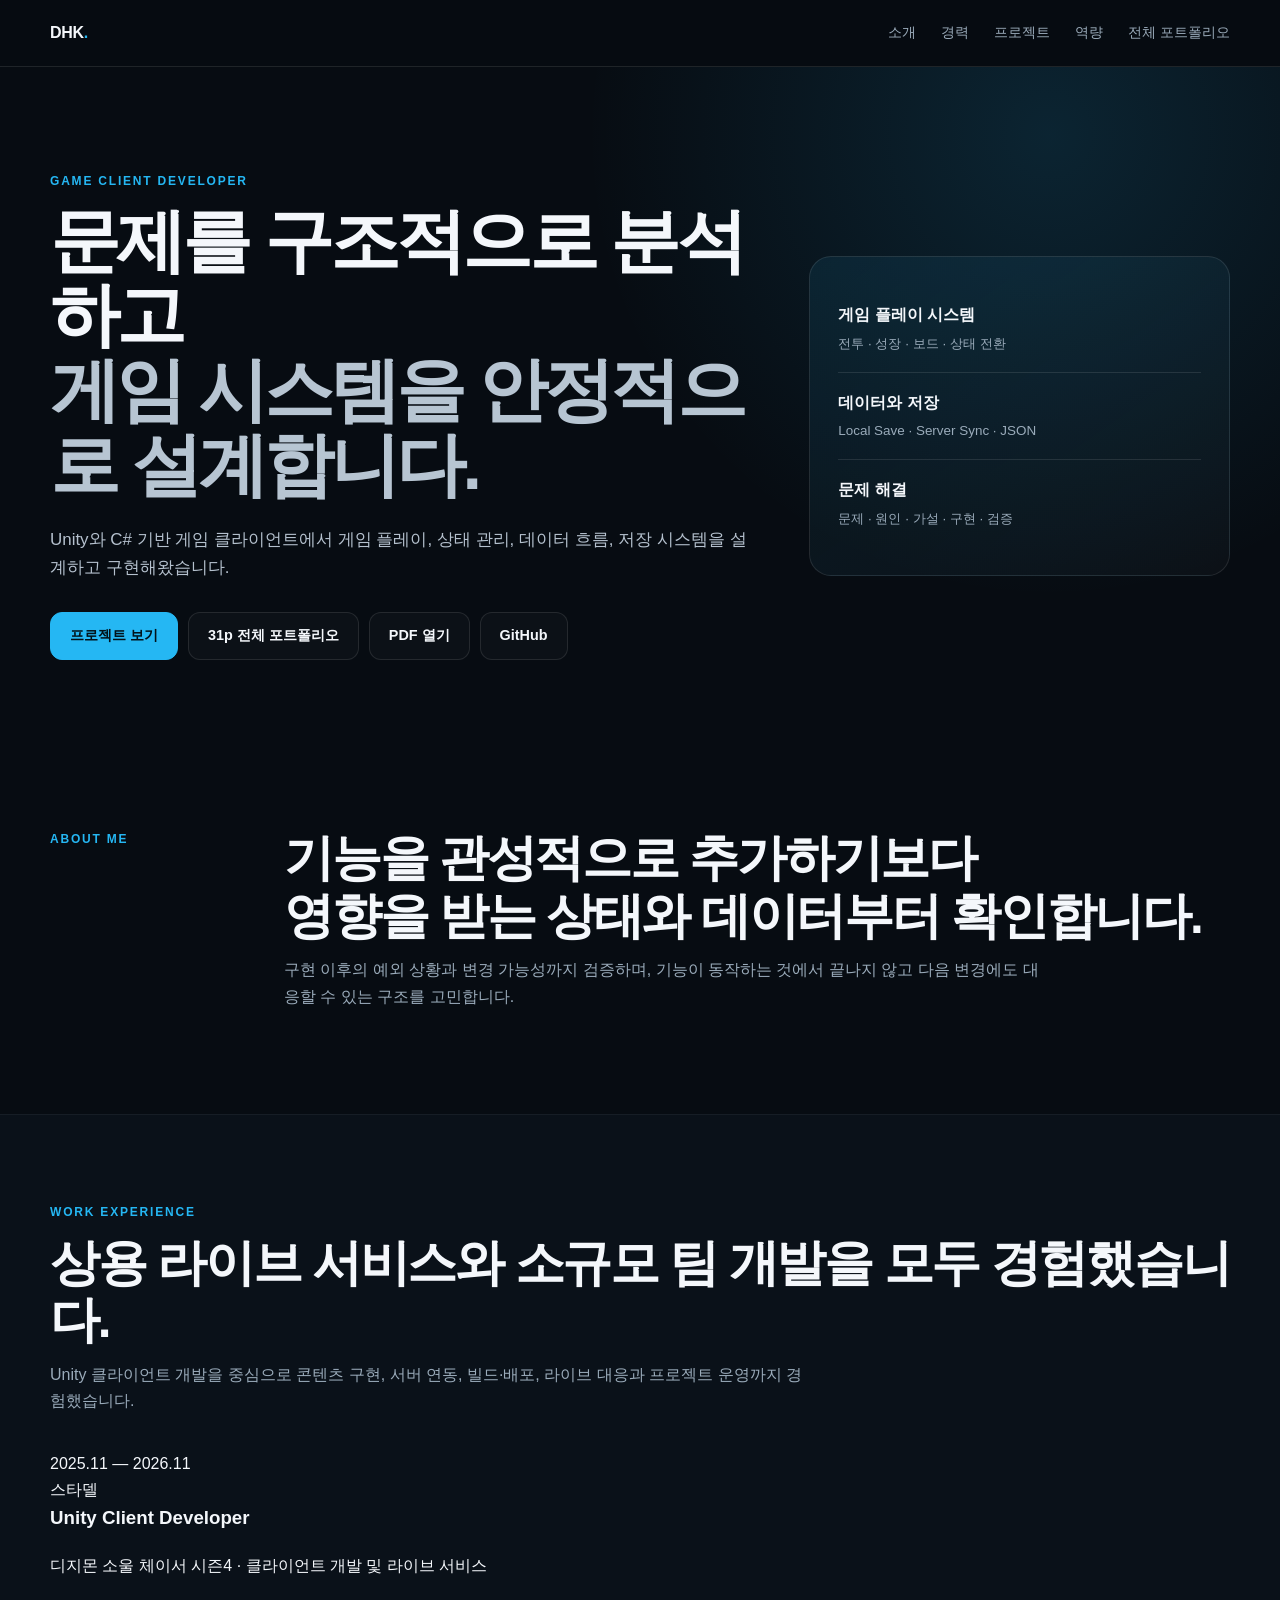
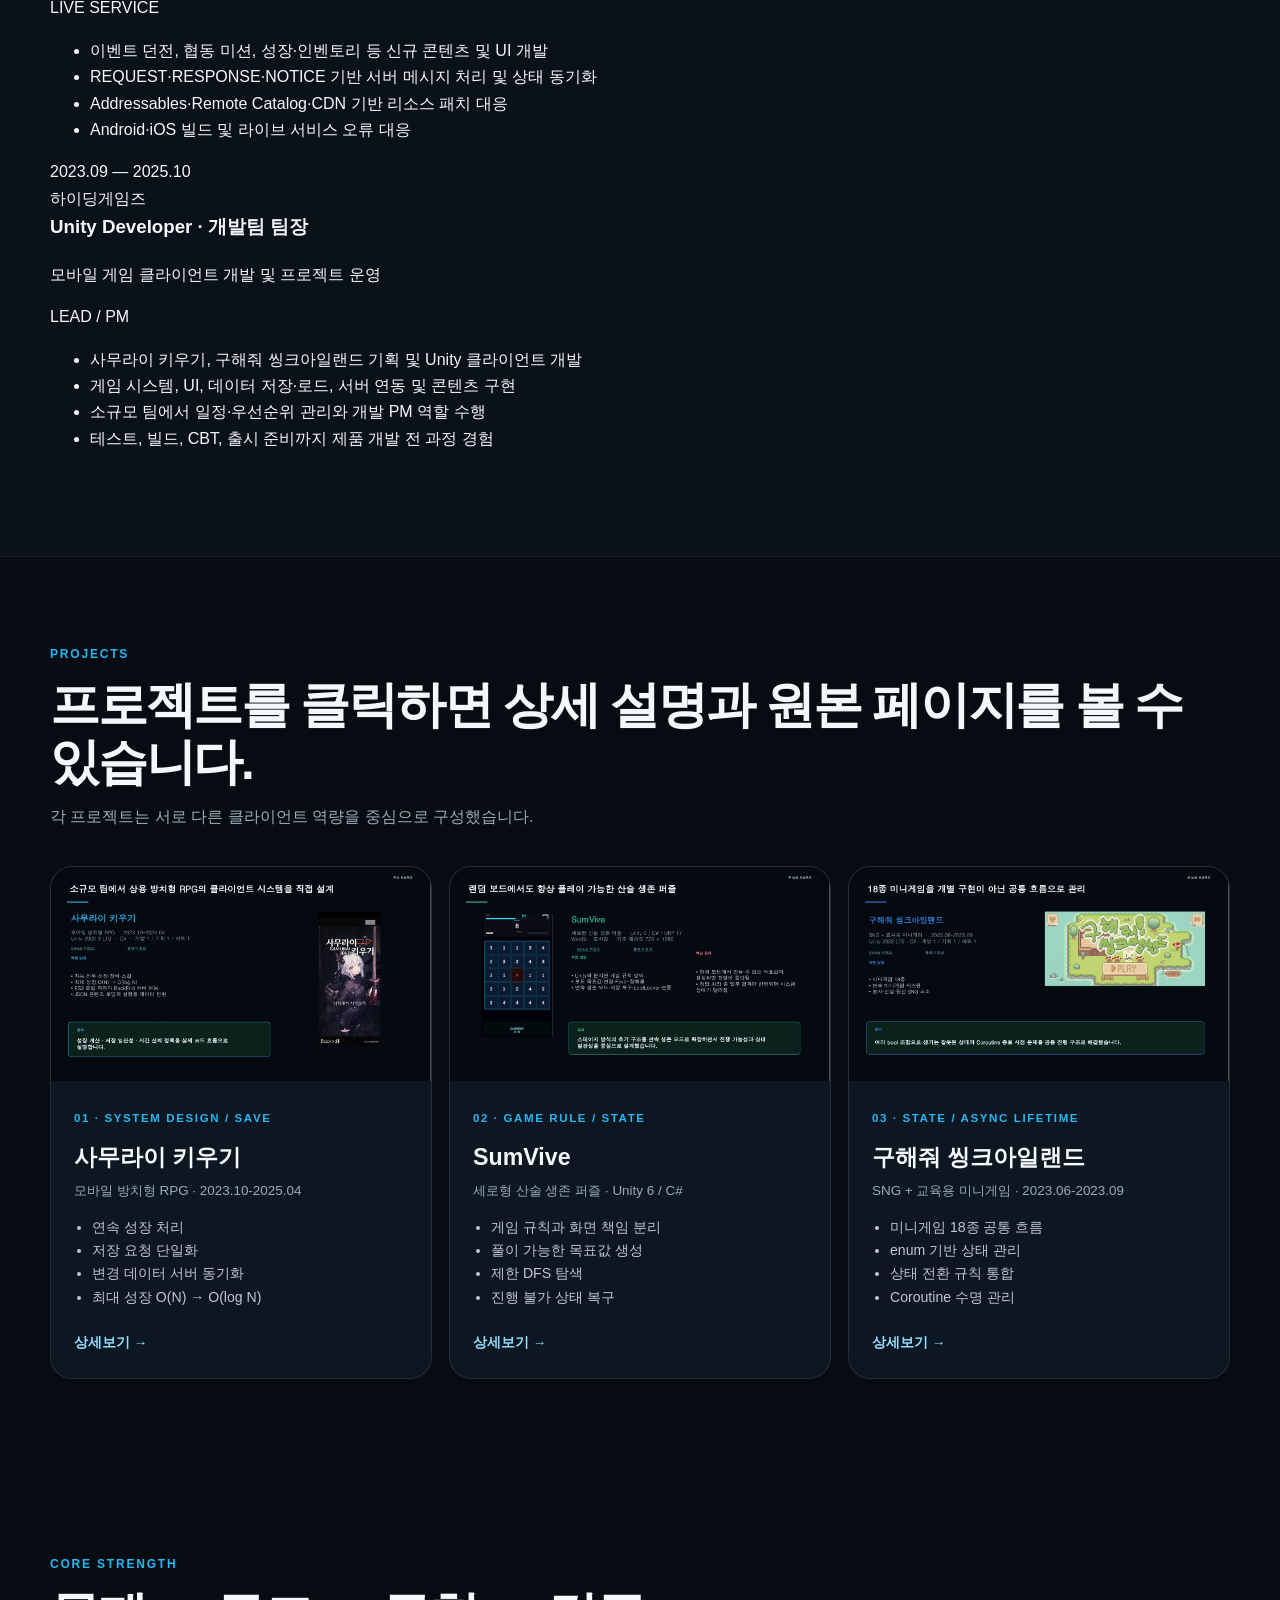
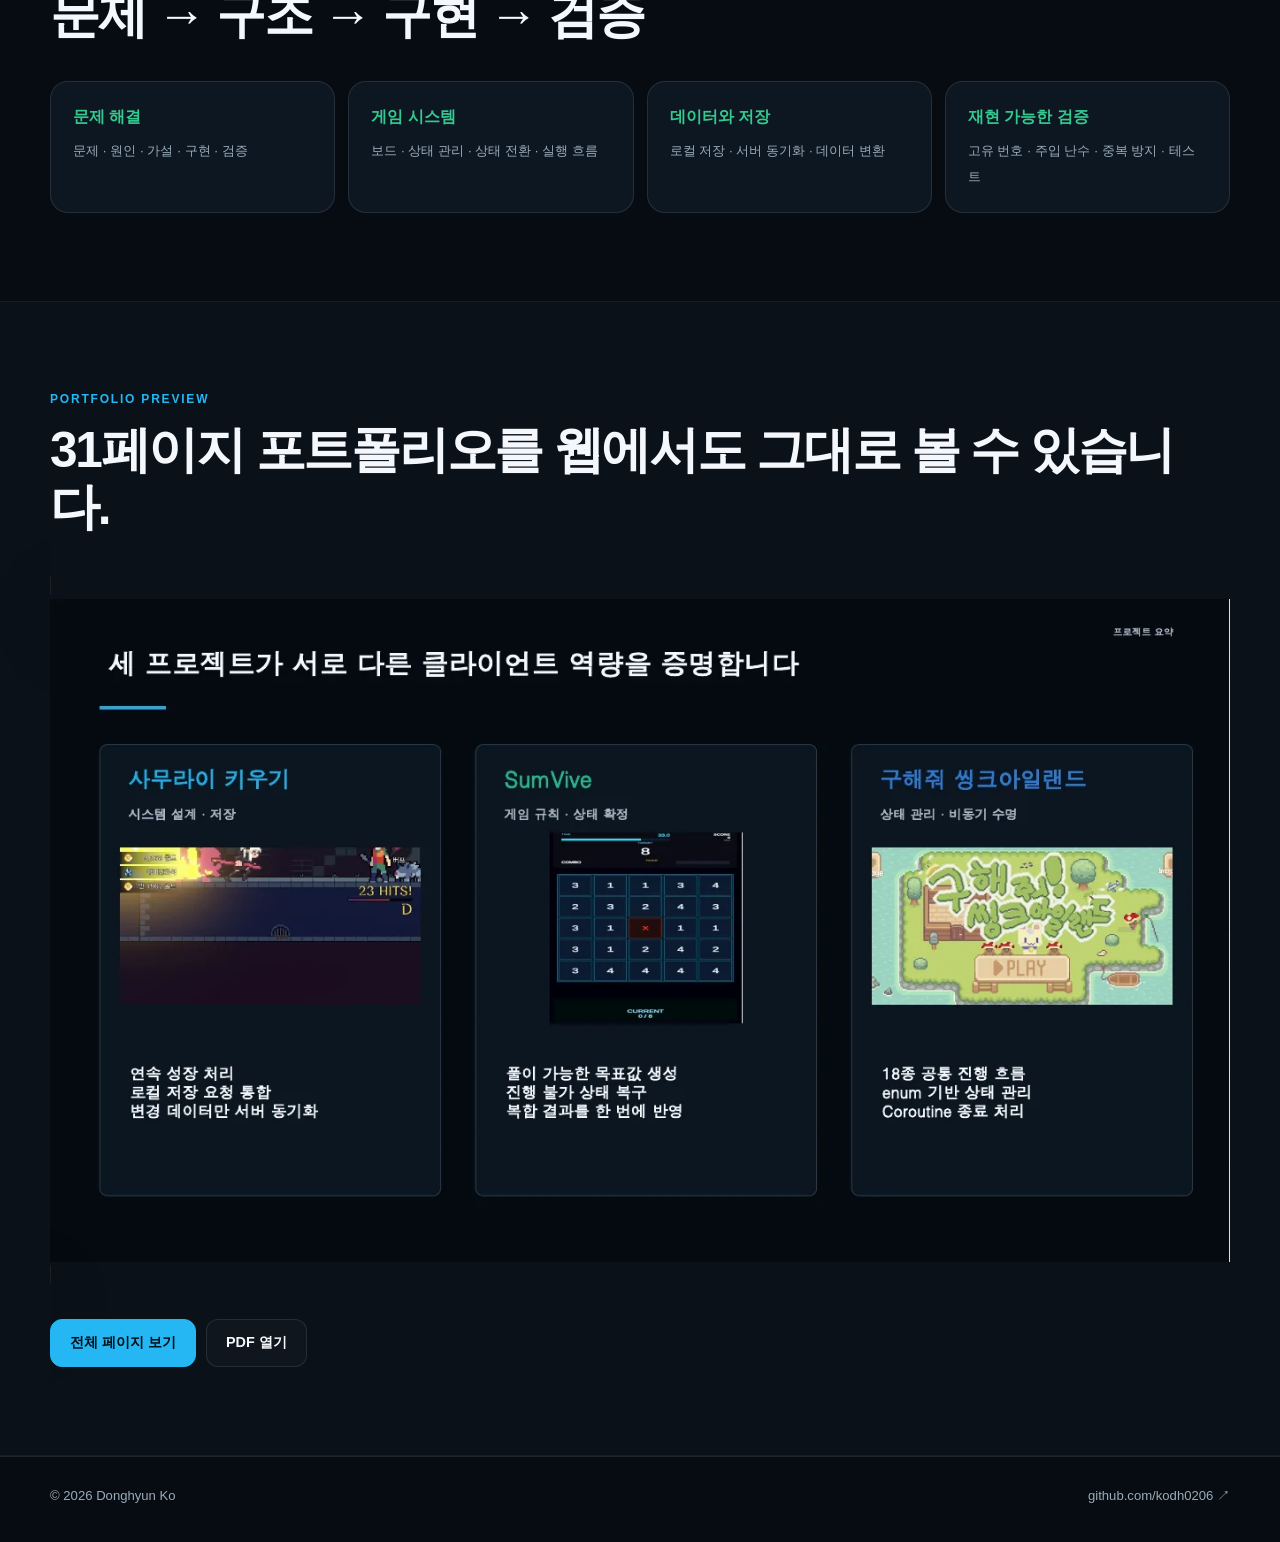
<file: index.html>
<!doctype html>
<html lang="ko">
<head>
<meta charset="utf-8"><meta name="viewport" content="width=device-width,initial-scale=1">
<meta name="description" content="고동현 Unity 클라이언트 개발자 포트폴리오">
<title>고동현 | Unity Client Developer</title>
<link rel="stylesheet" href="style.css">
</head>
<body>
<header class="header"><div class="wrap nav">
<a class="logo" href="#top">DHK<span>.</span></a>
<nav><a href="#about">소개</a><a href="#career">경력</a><a href="#projects">프로젝트</a><a href="#strength">역량</a><a href="full-portfolio.html">전체 포트폴리오</a></nav>
</div></header>
<main id="top">
<section class="hero"><div class="wrap hero-grid">
<div>
<p class="kicker">GAME CLIENT DEVELOPER</p>
<h1>문제를 구조적으로 분석하고<br><span>게임 시스템을 안정적으로 설계합니다.</span></h1>
<p class="lead">Unity와 C# 기반 게임 클라이언트에서 게임 플레이, 상태 관리, 데이터 흐름, 저장 시스템을 설계하고 구현해왔습니다.</p>
<div class="actions">
<a class="btn primary" href="#projects">프로젝트 보기</a>
<a class="btn" href="full-portfolio.html">31p 전체 포트폴리오</a>
<a class="btn" href="portfolio.pdf" target="_blank" rel="noopener">PDF 열기</a>
<a class="btn" href="https://github.com/kodh0206" target="_blank" rel="noopener">GitHub</a>
</div>
</div>
<aside class="summary-card">
<div><strong>게임 플레이 시스템</strong><span>전투 · 성장 · 보드 · 상태 전환</span></div>
<div><strong>데이터와 저장</strong><span>Local Save · Server Sync · JSON</span></div>
<div><strong>문제 해결</strong><span>문제 · 원인 · 가설 · 구현 · 검증</span></div>
</aside>
</div></section>

<section id="about" class="section"><div class="wrap two-col">
<p class="kicker">ABOUT ME</p>
<div><h2>기능을 관성적으로 추가하기보다<br>영향을 받는 상태와 데이터부터 확인합니다.</h2>
<p>구현 이후의 예외 상황과 변경 가능성까지 검증하며, 기능이 동작하는 것에서 끝나지 않고 다음 변경에도 대응할 수 있는 구조를 고민합니다.</p></div>
</div></section>


<section id="career" class="section alt"><div class="wrap">
  <div class="heading">
    <p class="kicker">WORK EXPERIENCE</p>
    <h2>상용 라이브 서비스와 소규모 팀 개발을 모두 경험했습니다.</h2>
    <p>Unity 클라이언트 개발을 중심으로 콘텐츠 구현, 서버 연동, 빌드·배포, 라이브 대응과 프로젝트 운영까지 경험했습니다.</p>
  </div>

  <div class="career-list">
    <article class="career-item">
      <div class="career-date">2025.11 — 2026.11</div>
      <div class="career-card">
        <div class="career-head">
          <div>
            <span class="career-company">스타델</span>
            <h3>Unity Client Developer</h3>
            <p>디지몬 소울 체이서 시즌4 · 클라이언트 개발 및 라이브 서비스</p>
          </div>
          <span class="career-badge">LIVE SERVICE</span>
        </div>
        <ul>
          <li>이벤트 던전, 협동 미션, 성장·인벤토리 등 신규 콘텐츠 및 UI 개발</li>
          <li>REQUEST·RESPONSE·NOTICE 기반 서버 메시지 처리 및 상태 동기화</li>
          <li>Addressables·Remote Catalog·CDN 기반 리소스 패치 대응</li>
          <li>Android·iOS 빌드 및 라이브 서비스 오류 대응</li>
        </ul>
      </div>
    </article>

    <article class="career-item">
      <div class="career-date">2023.09 — 2025.10</div>
      <div class="career-card">
        <div class="career-head">
          <div>
            <span class="career-company">하이딩게임즈</span>
            <h3>Unity Developer · 개발팀 팀장</h3>
            <p>모바일 게임 클라이언트 개발 및 프로젝트 운영</p>
          </div>
          <span class="career-badge">LEAD / PM</span>
        </div>
        <ul>
          <li>사무라이 키우기, 구해줘 씽크아일랜드 기획 및 Unity 클라이언트 개발</li>
          <li>게임 시스템, UI, 데이터 저장·로드, 서버 연동 및 콘텐츠 구현</li>
          <li>소규모 팀에서 일정·우선순위 관리와 개발 PM 역할 수행</li>
          <li>테스트, 빌드, CBT, 출시 준비까지 제품 개발 전 과정 경험</li>
        </ul>
      </div>
    </article>
  </div>
</div></section>

<section id="projects" class="section"><div class="wrap">
<div class="heading"><p class="kicker">PROJECTS</p><h2>프로젝트를 클릭하면 상세 설명과 원본 페이지를 볼 수 있습니다.</h2>
<p>각 프로젝트는 서로 다른 클라이언트 역량을 중심으로 구성했습니다.</p></div>
<div class="project-grid">

<a class="project-card" href="projects/samurai.html">
<div class="project-thumb"><img src="assets/slides/page-05.webp" alt="사무라이 키우기"></div>
<div class="project-body"><span class="project-no">01 · SYSTEM DESIGN / SAVE</span><h3>사무라이 키우기</h3><p class="project-sub">모바일 방치형 RPG · 2023.10-2025.04</p>
<ul><li>연속 성장 처리</li><li>저장 요청 단일화</li><li>변경 데이터 서버 동기화</li><li>최대 성장 O(N) → O(log N)</li></ul>
<span class="project-link">상세보기 →</span></div></a>

<a class="project-card" href="projects/sumvive.html">
<div class="project-thumb"><img src="assets/slides/page-22.webp" alt="SumVive"></div>
<div class="project-body"><span class="project-no">02 · GAME RULE / STATE</span><h3>SumVive</h3><p class="project-sub">세로형 산술 생존 퍼즐 · Unity 6 / C#</p>
<ul><li>게임 규칙과 화면 책임 분리</li><li>풀이 가능한 목표값 생성</li><li>제한 DFS 탐색</li><li>진행 불가 상태 복구</li></ul>
<span class="project-link">상세보기 →</span></div></a>

<a class="project-card" href="projects/thinkisland.html">
<div class="project-thumb"><img src="assets/slides/page-27.webp" alt="구해줘 씽크아일랜드"></div>
<div class="project-body"><span class="project-no">03 · STATE / ASYNC LIFETIME</span><h3>구해줘 씽크아일랜드</h3><p class="project-sub">SNG + 교육용 미니게임 · 2023.06-2023.09</p>
<ul><li>미니게임 18종 공통 흐름</li><li>enum 기반 상태 관리</li><li>상태 전환 규칙 통합</li><li>Coroutine 수명 관리</li></ul>
<span class="project-link">상세보기 →</span></div></a>

</div></div></section>

<section id="strength" class="section"><div class="wrap">
<div class="heading"><p class="kicker">CORE STRENGTH</p><h2>문제 → 구조 → 구현 → 검증</h2></div>
<div class="strength-grid">
<div class="strength"><strong>문제 해결</strong><span>문제 · 원인 · 가설 · 구현 · 검증</span></div>
<div class="strength"><strong>게임 시스템</strong><span>보드 · 상태 관리 · 상태 전환 · 실행 흐름</span></div>
<div class="strength"><strong>데이터와 저장</strong><span>로컬 저장 · 서버 동기화 · 데이터 변환</span></div>
<div class="strength"><strong>재현 가능한 검증</strong><span>고유 번호 · 주입 난수 · 중복 방지 · 테스트</span></div>
</div></div></section>

<section class="section alt"><div class="wrap">
<div class="heading"><p class="kicker">PORTFOLIO PREVIEW</p><h2>31페이지 포트폴리오를 웹에서도 그대로 볼 수 있습니다.</h2></div>
<a class="featured-slide" href="full-portfolio.html"><img src="assets/slides/page-03.webp" alt="프로젝트 요약 슬라이드"></a>
<div class="actions"><a class="btn primary" href="full-portfolio.html">전체 페이지 보기</a><a class="btn" href="portfolio.pdf" target="_blank">PDF 열기</a></div>
</div></section>
</main>
<footer><div class="wrap footer"><span>© <span id="year"></span> Donghyun Ko</span><a href="https://github.com/kodh0206" target="_blank">github.com/kodh0206 ↗</a></div></footer>
<script src="script.js"></script>
</body></html>
</file>
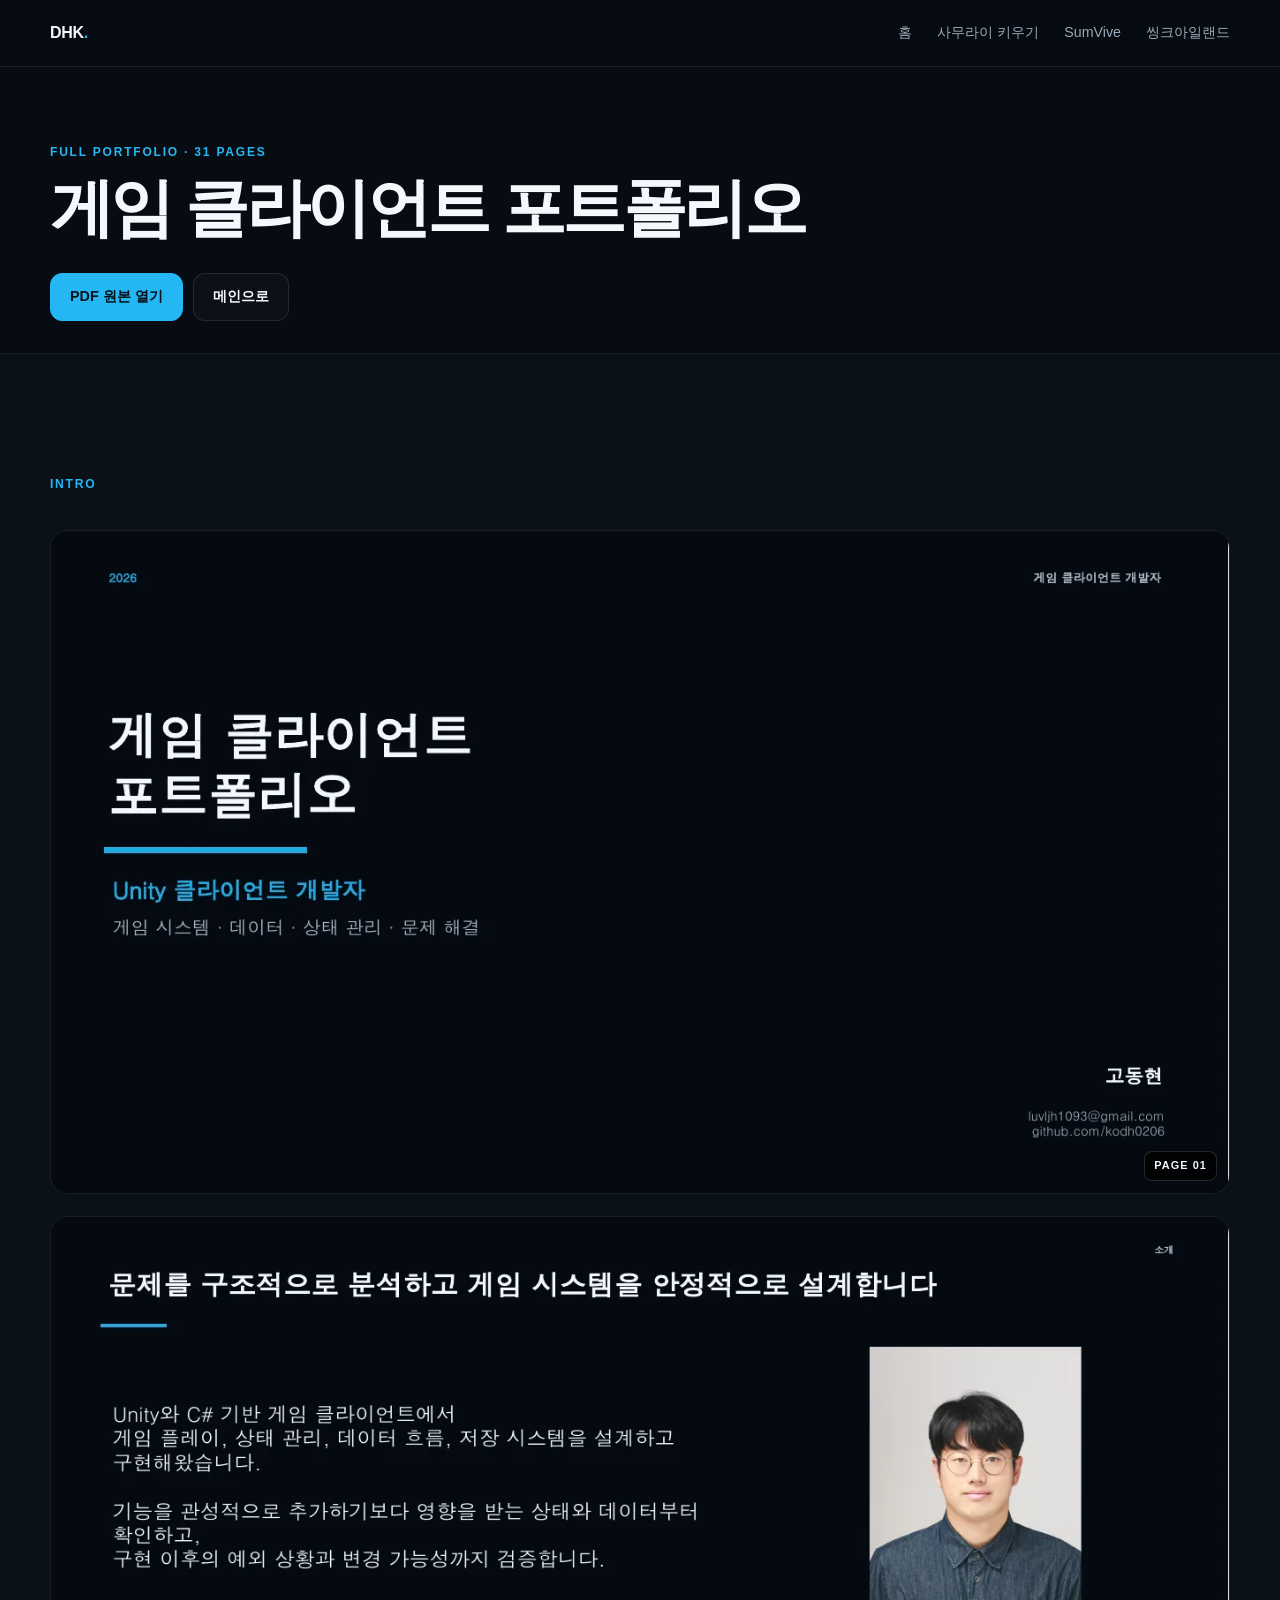
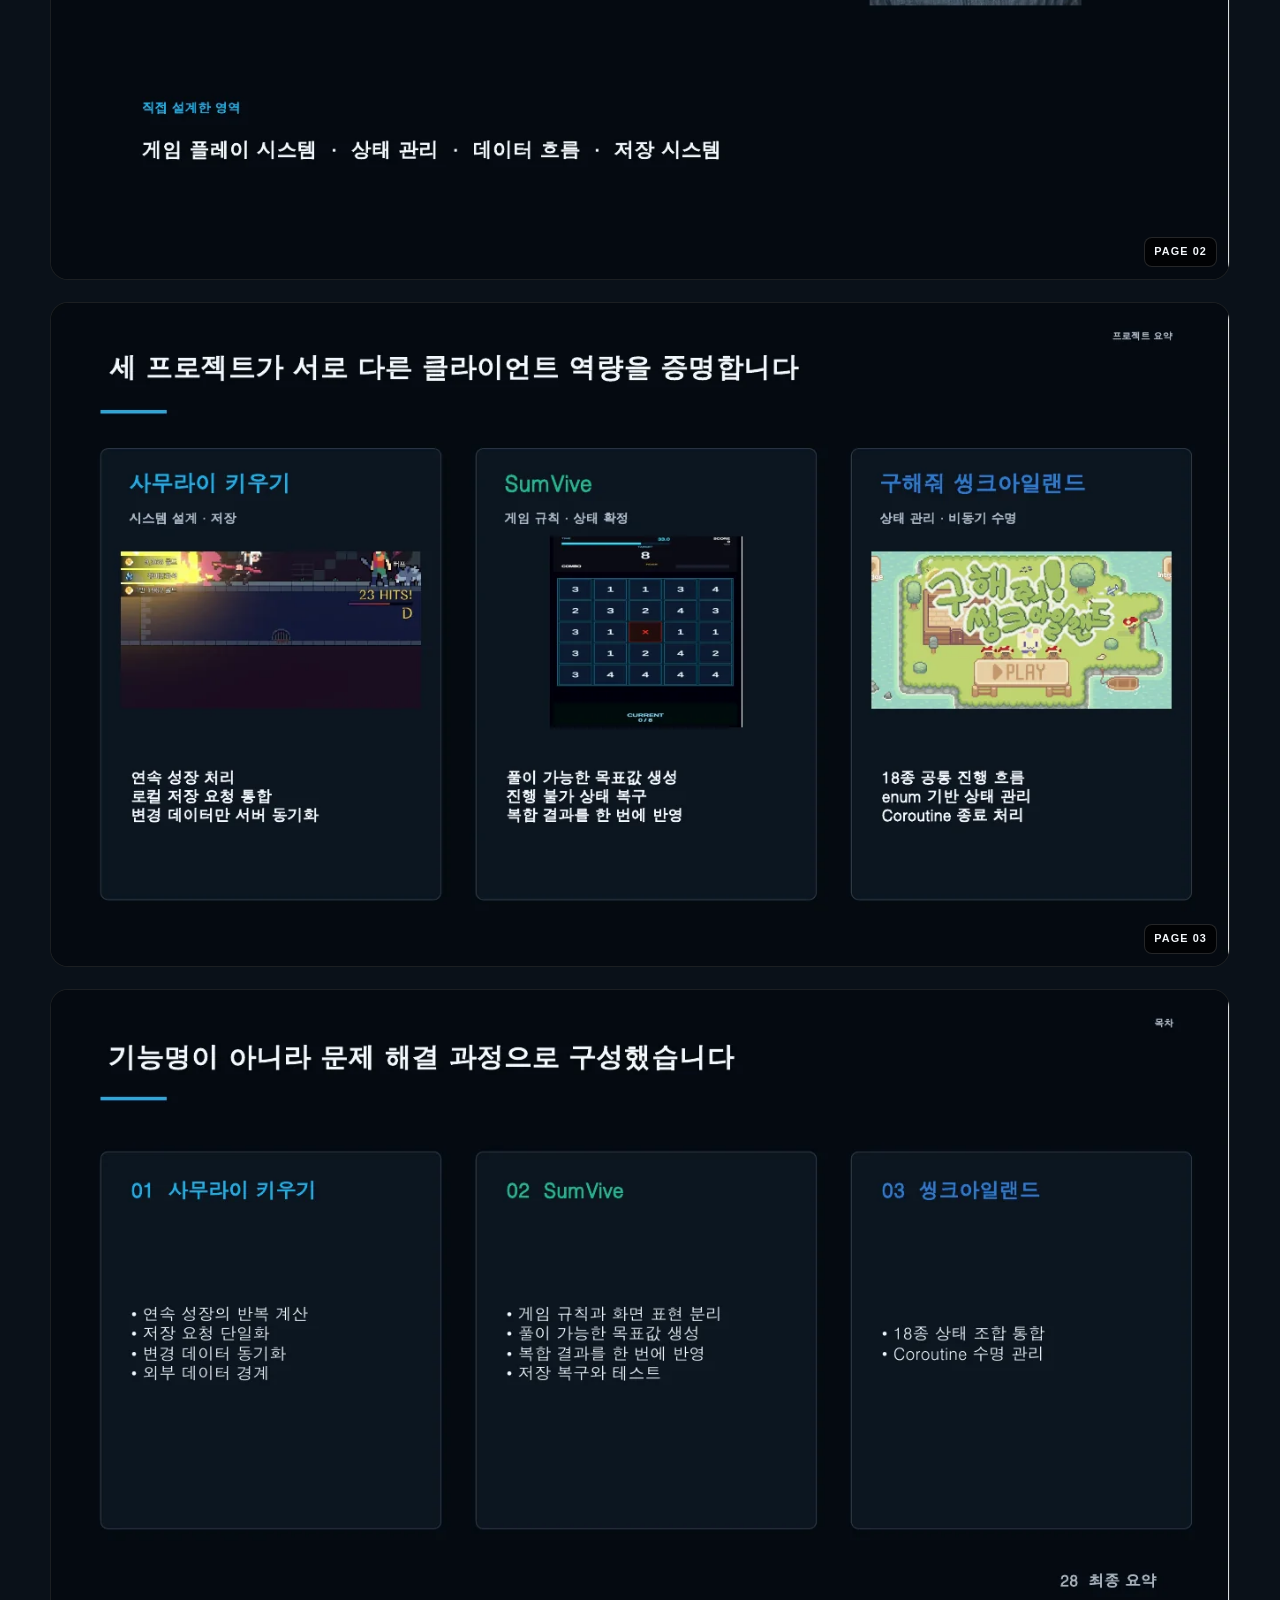
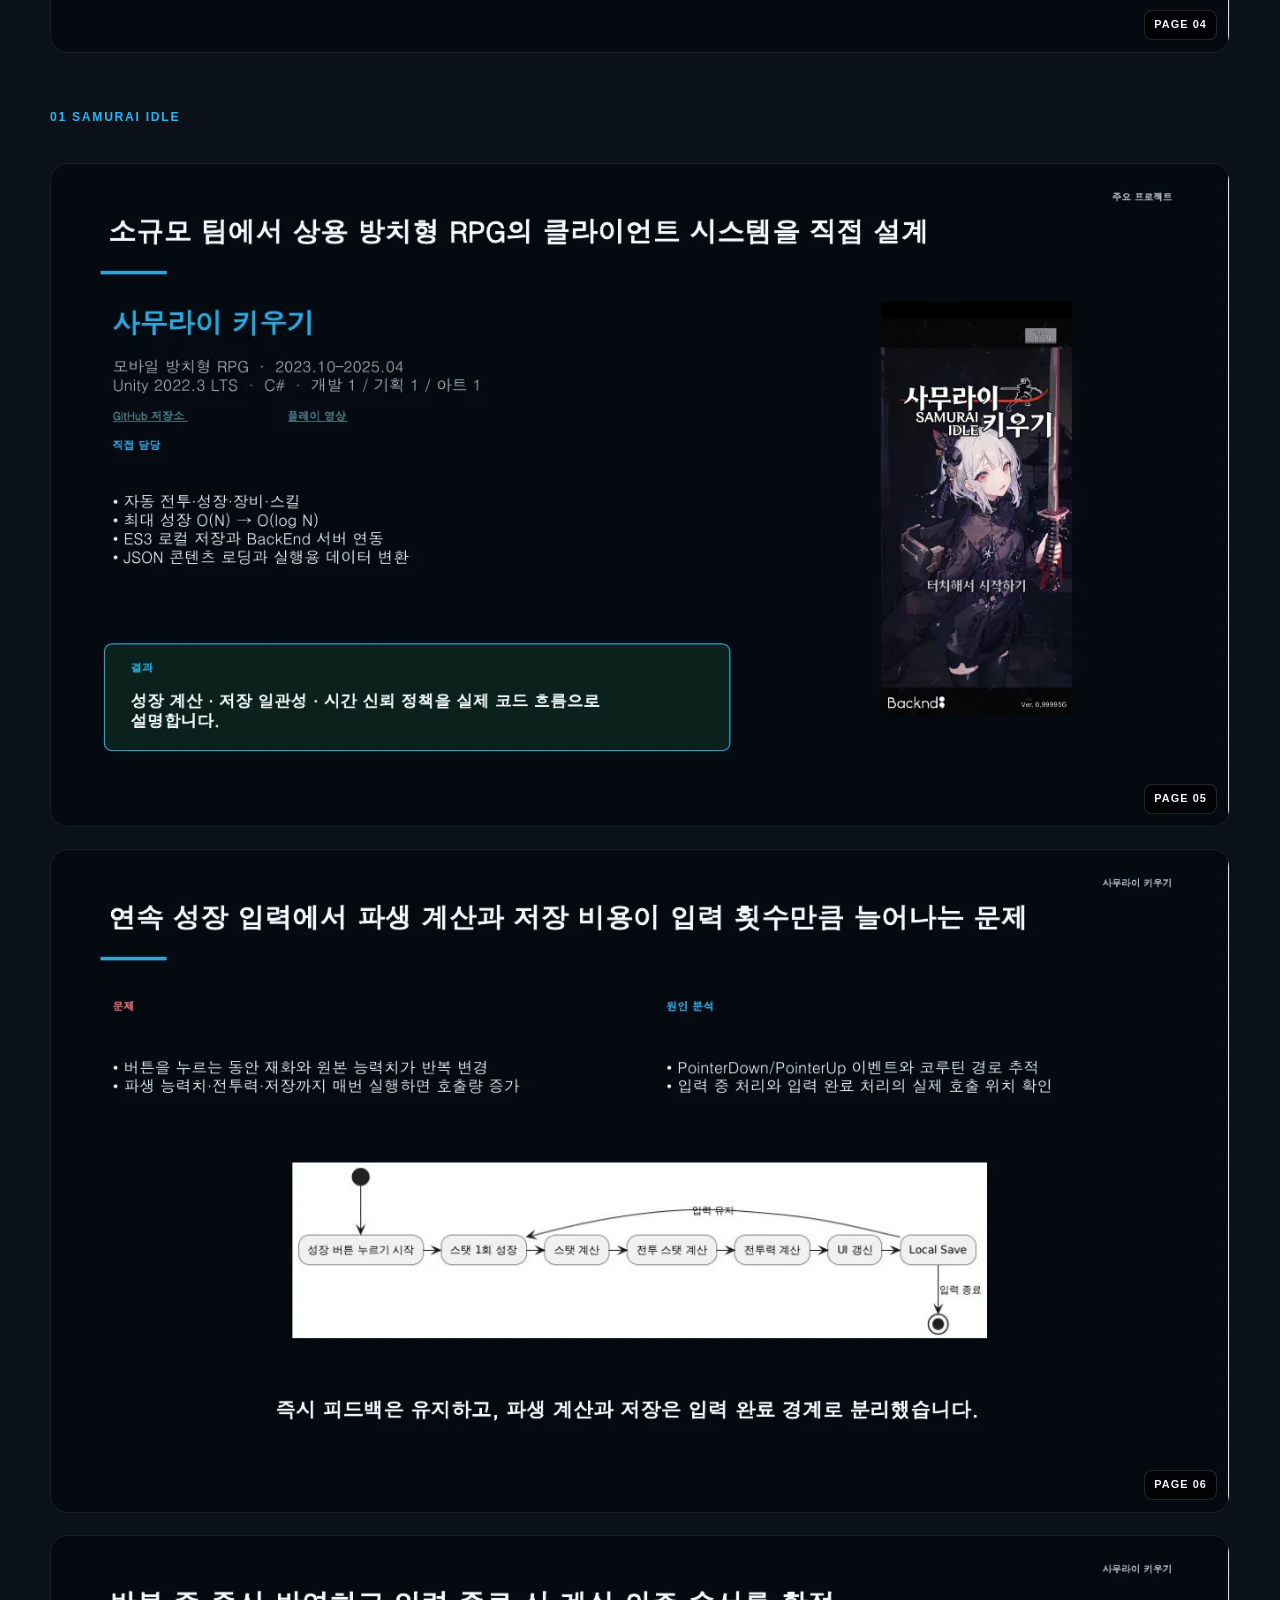
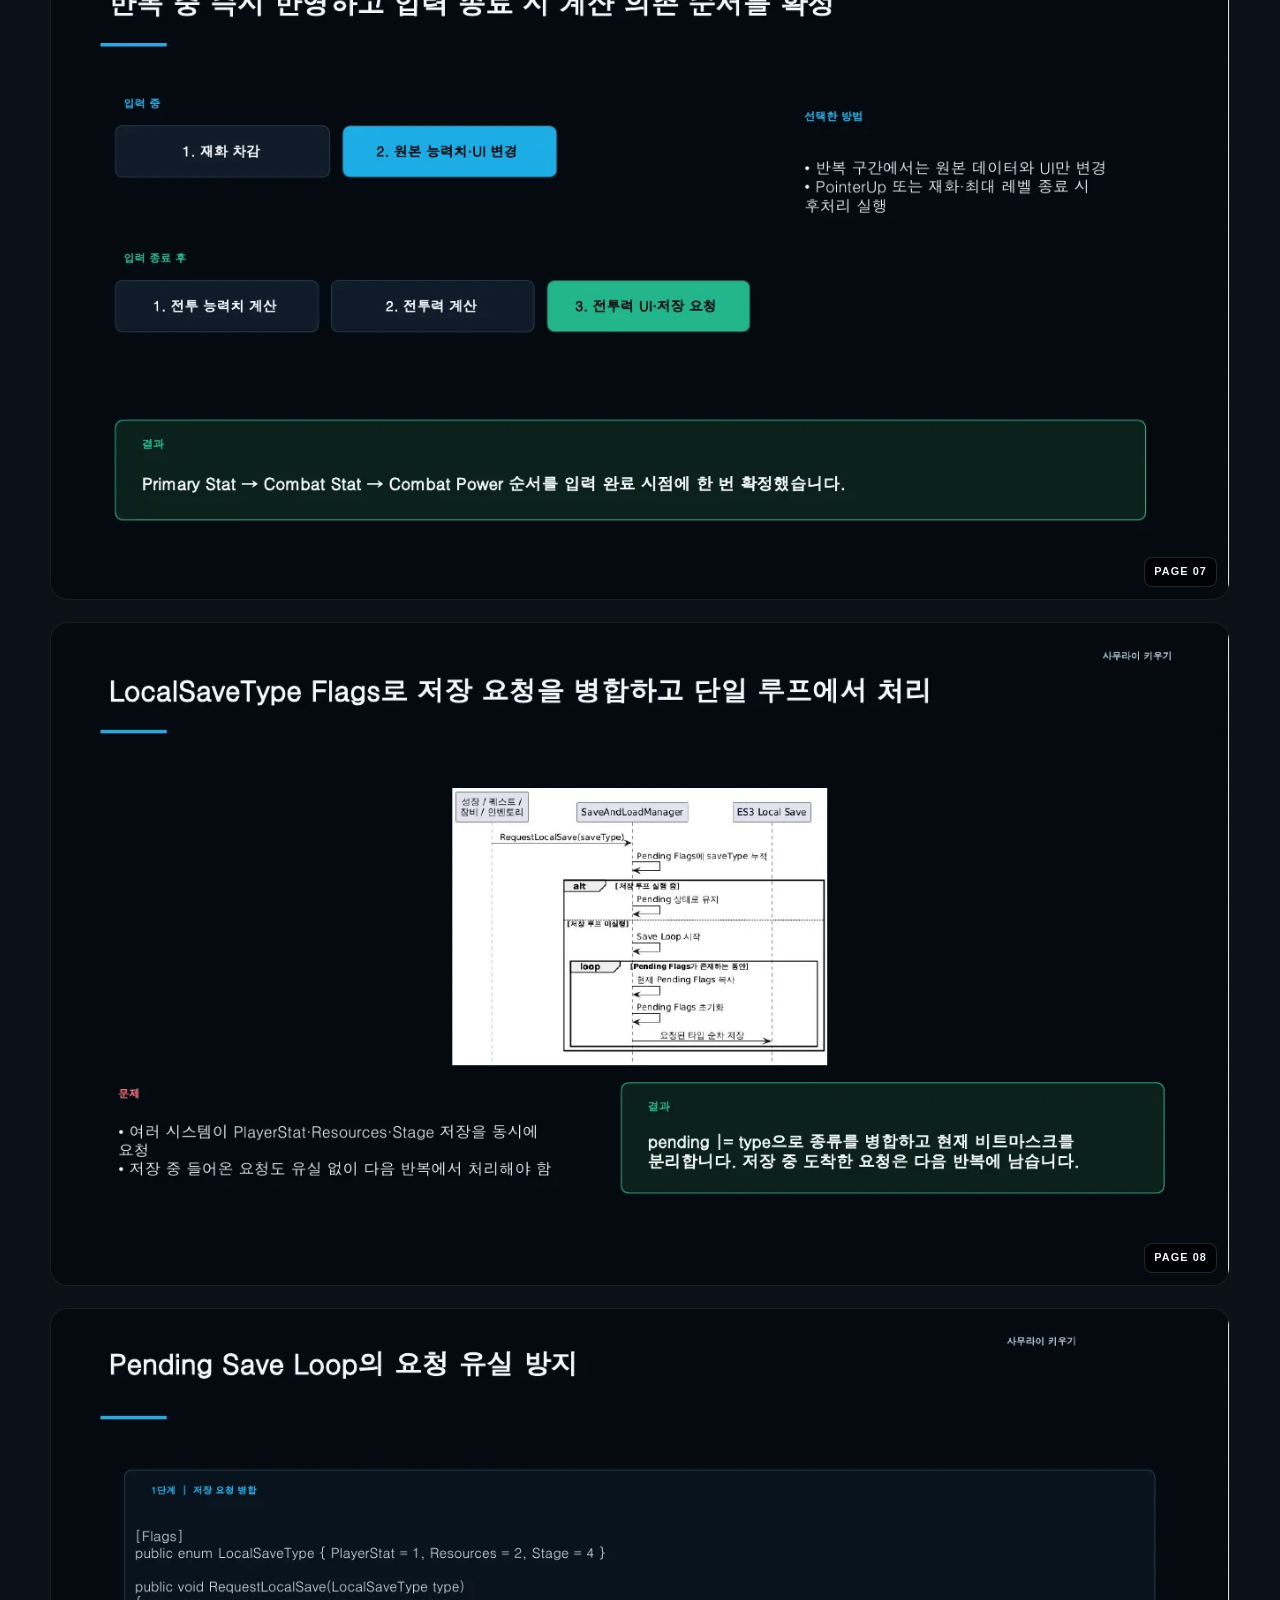
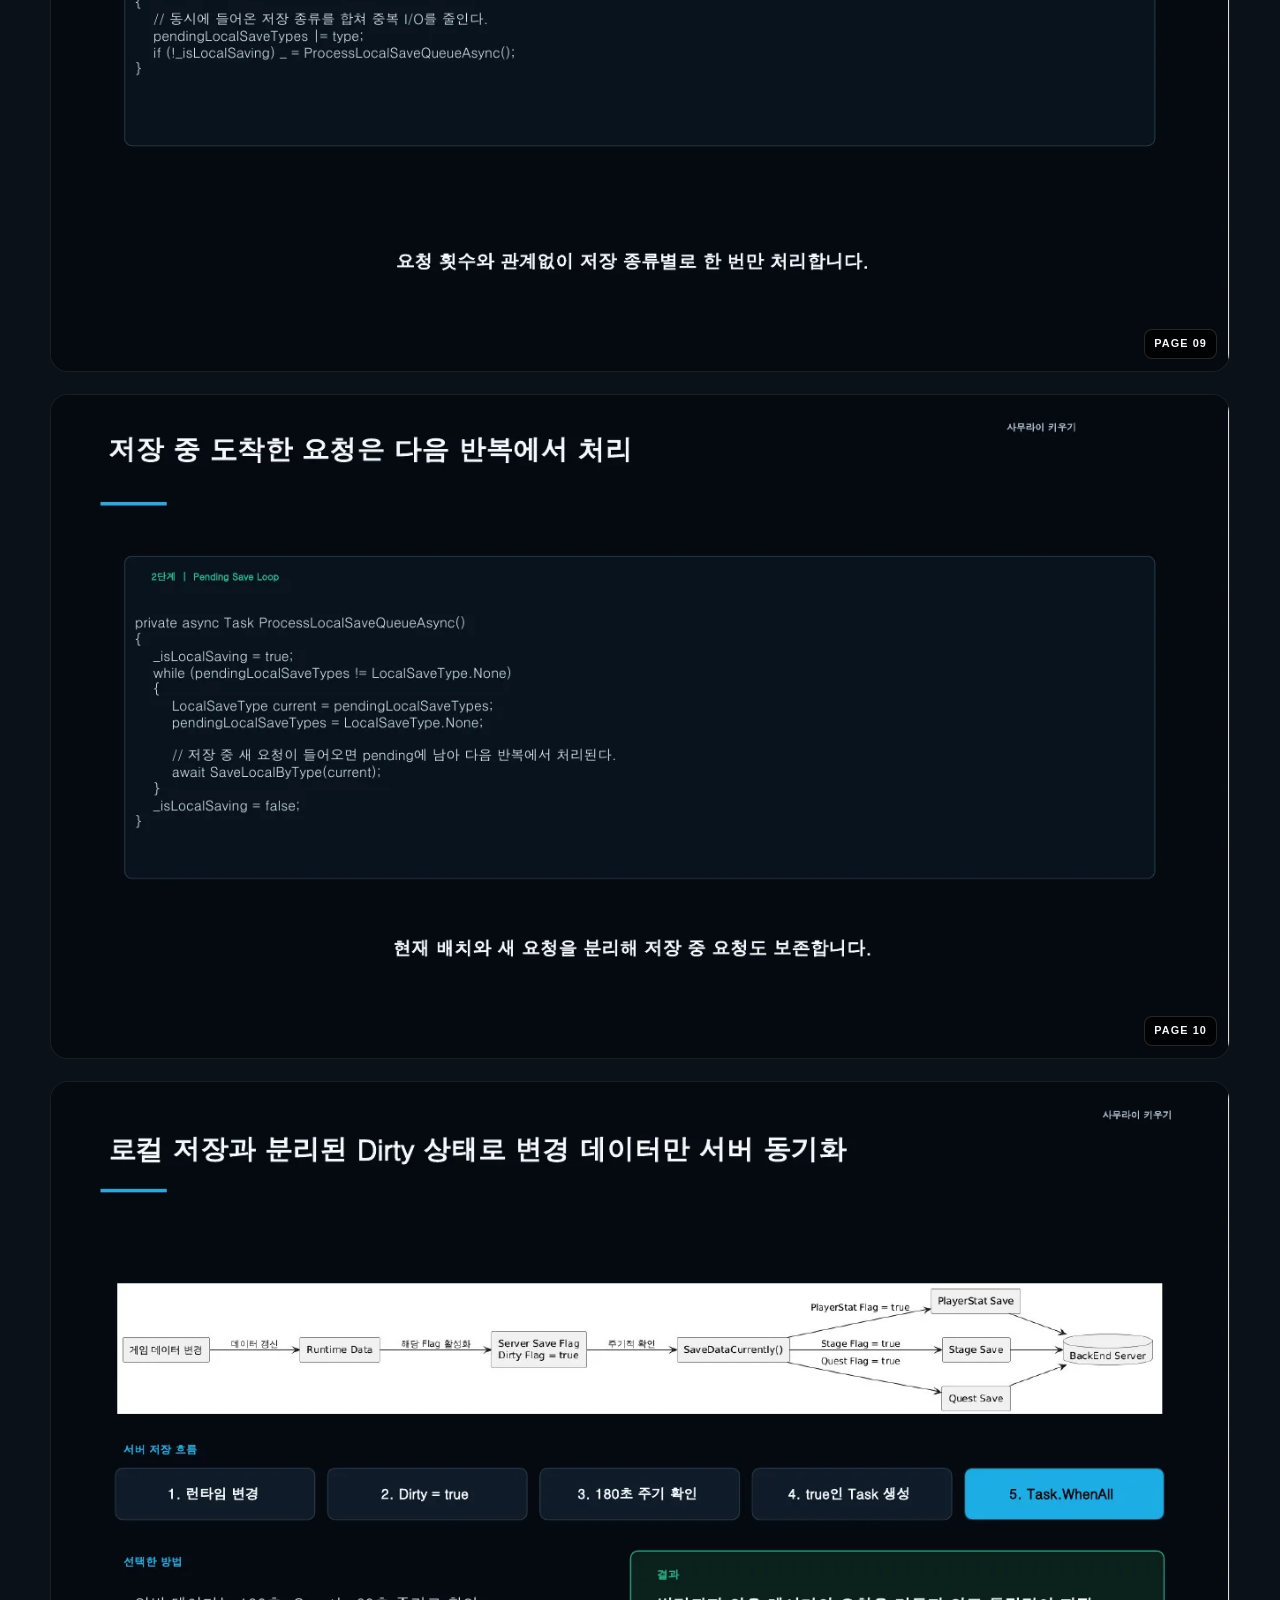
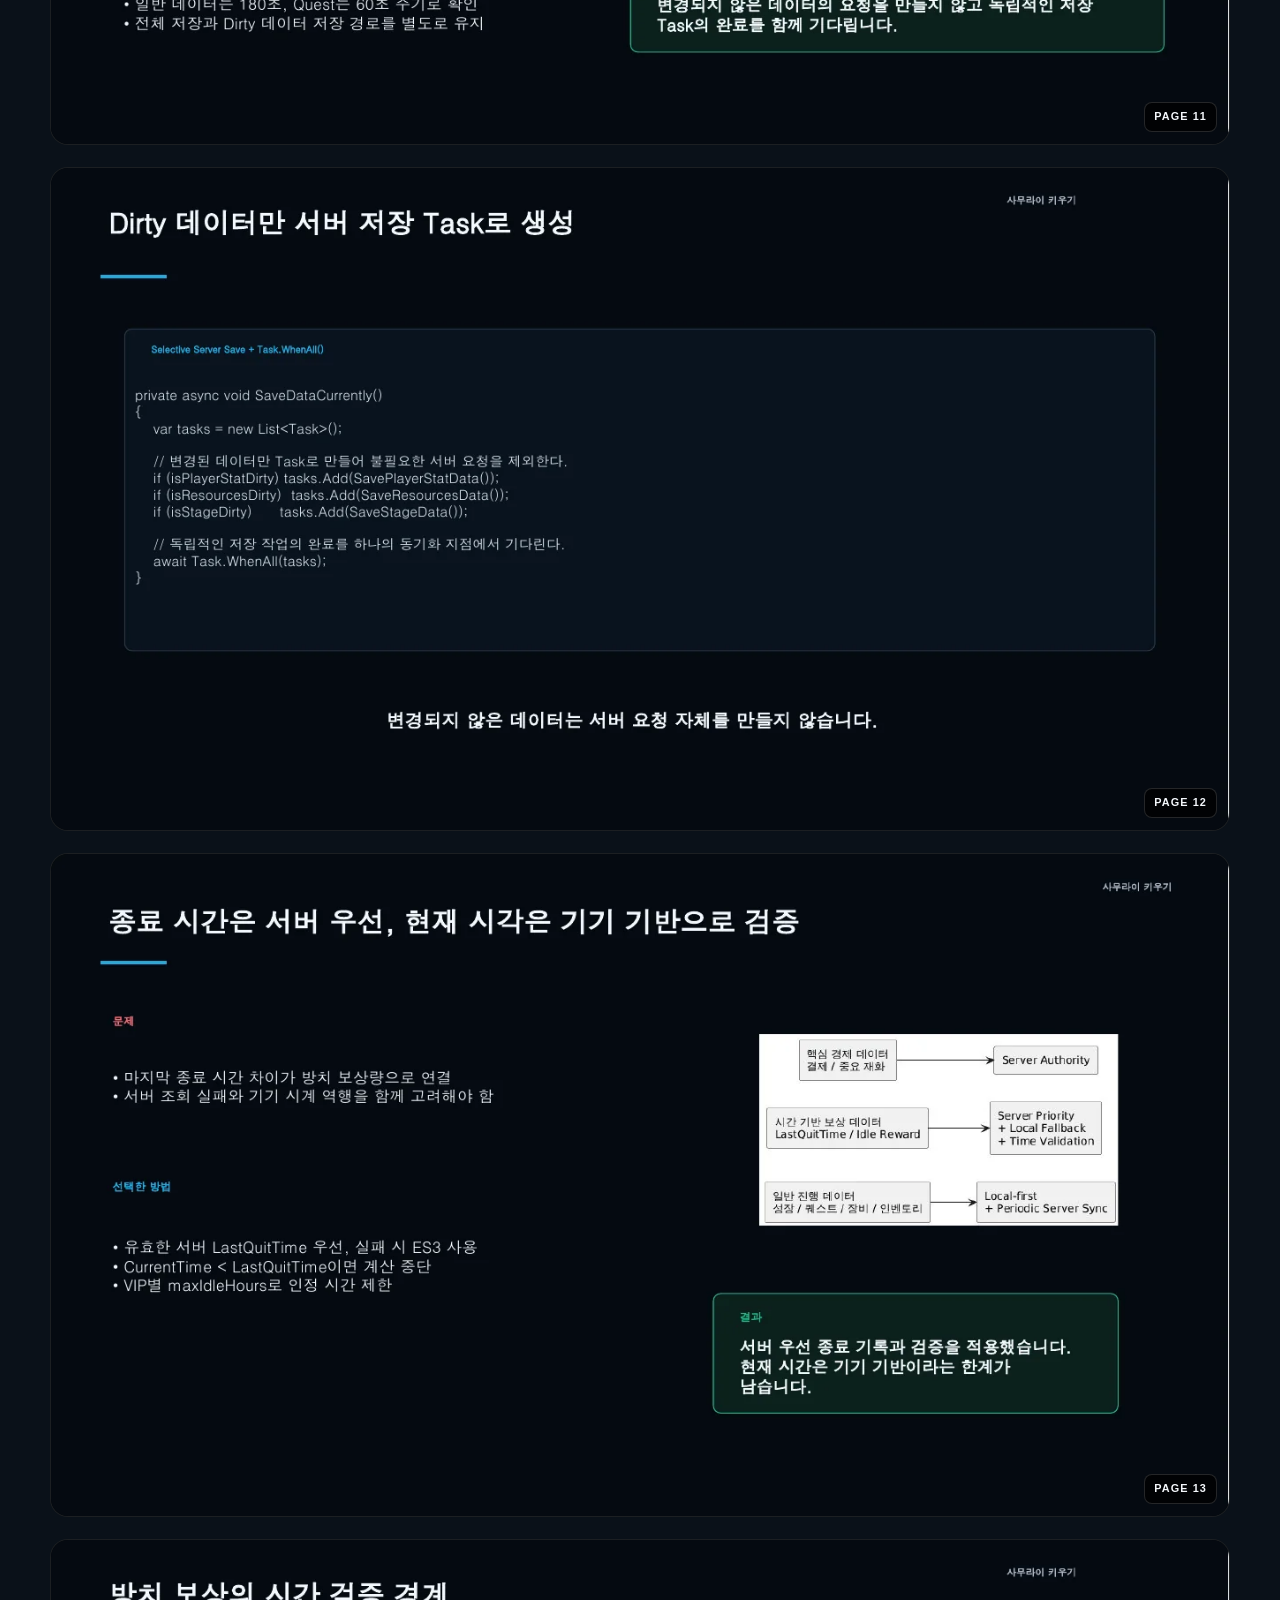
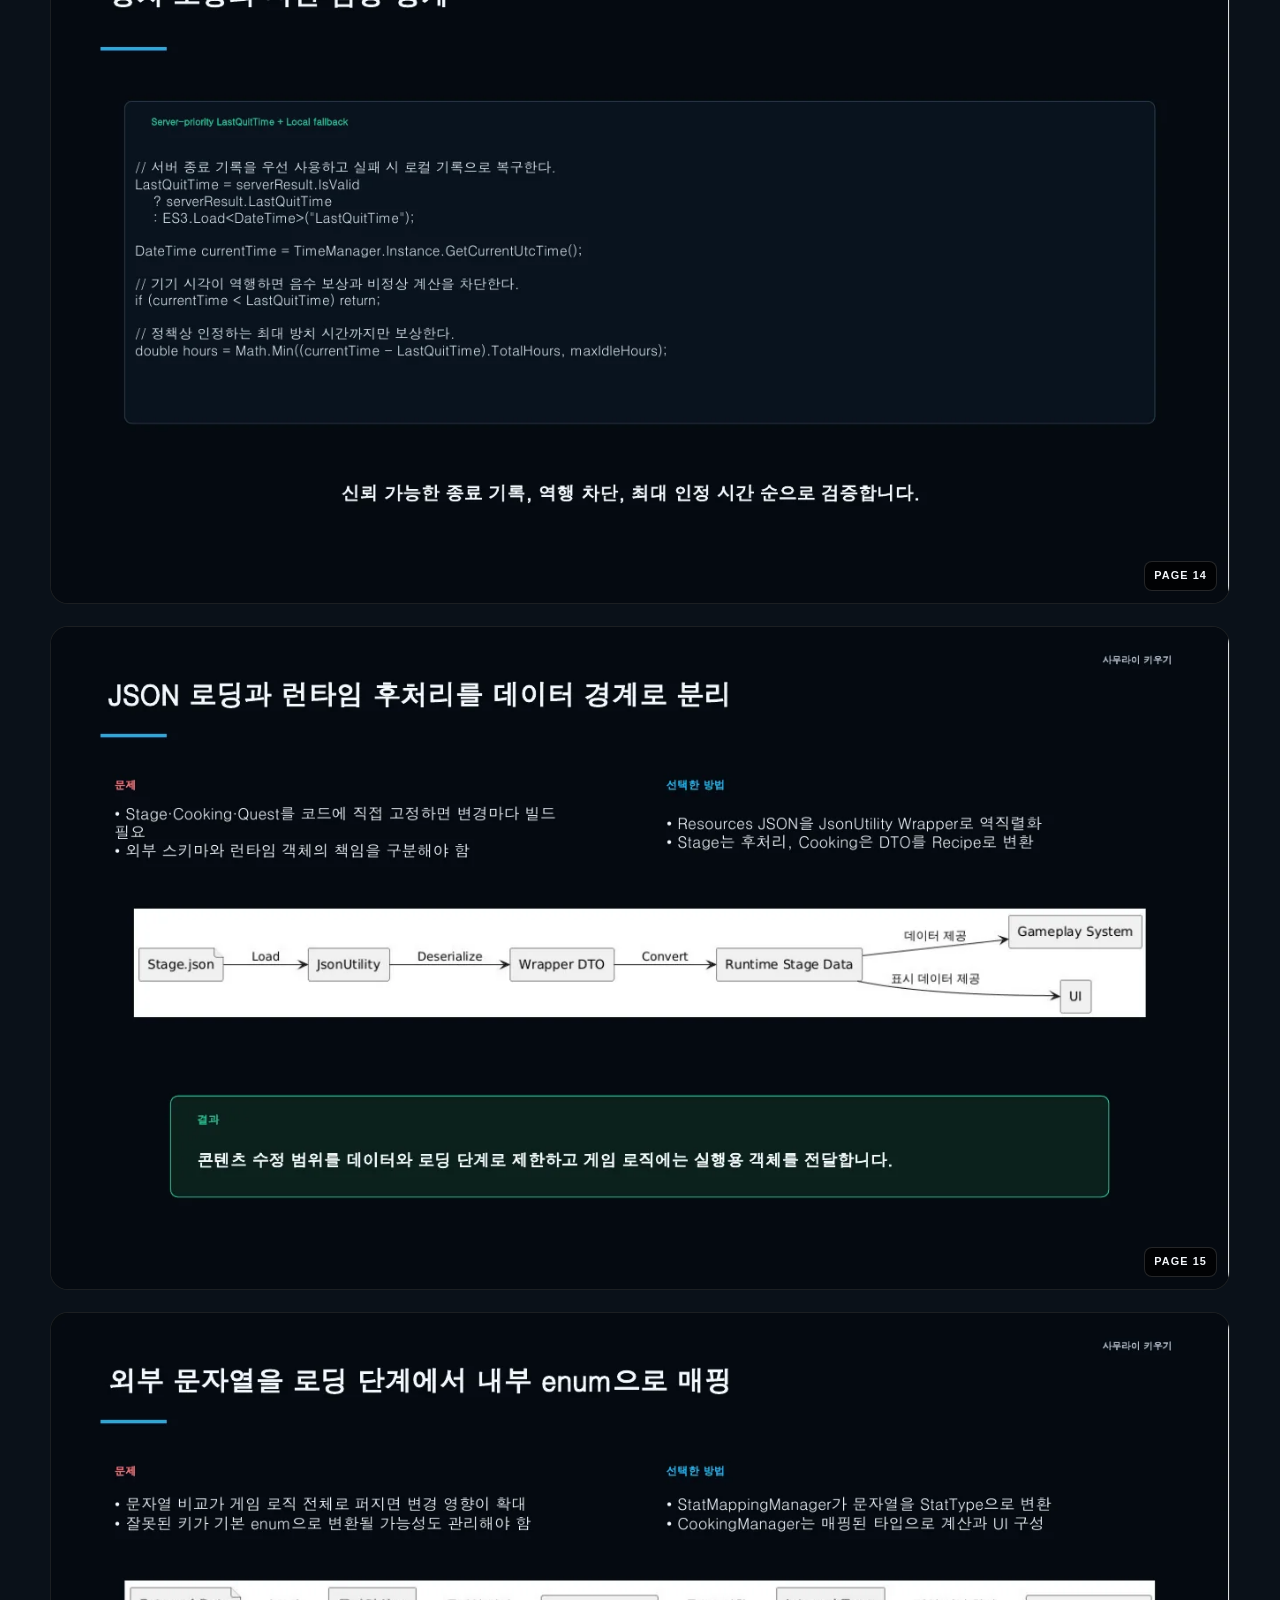
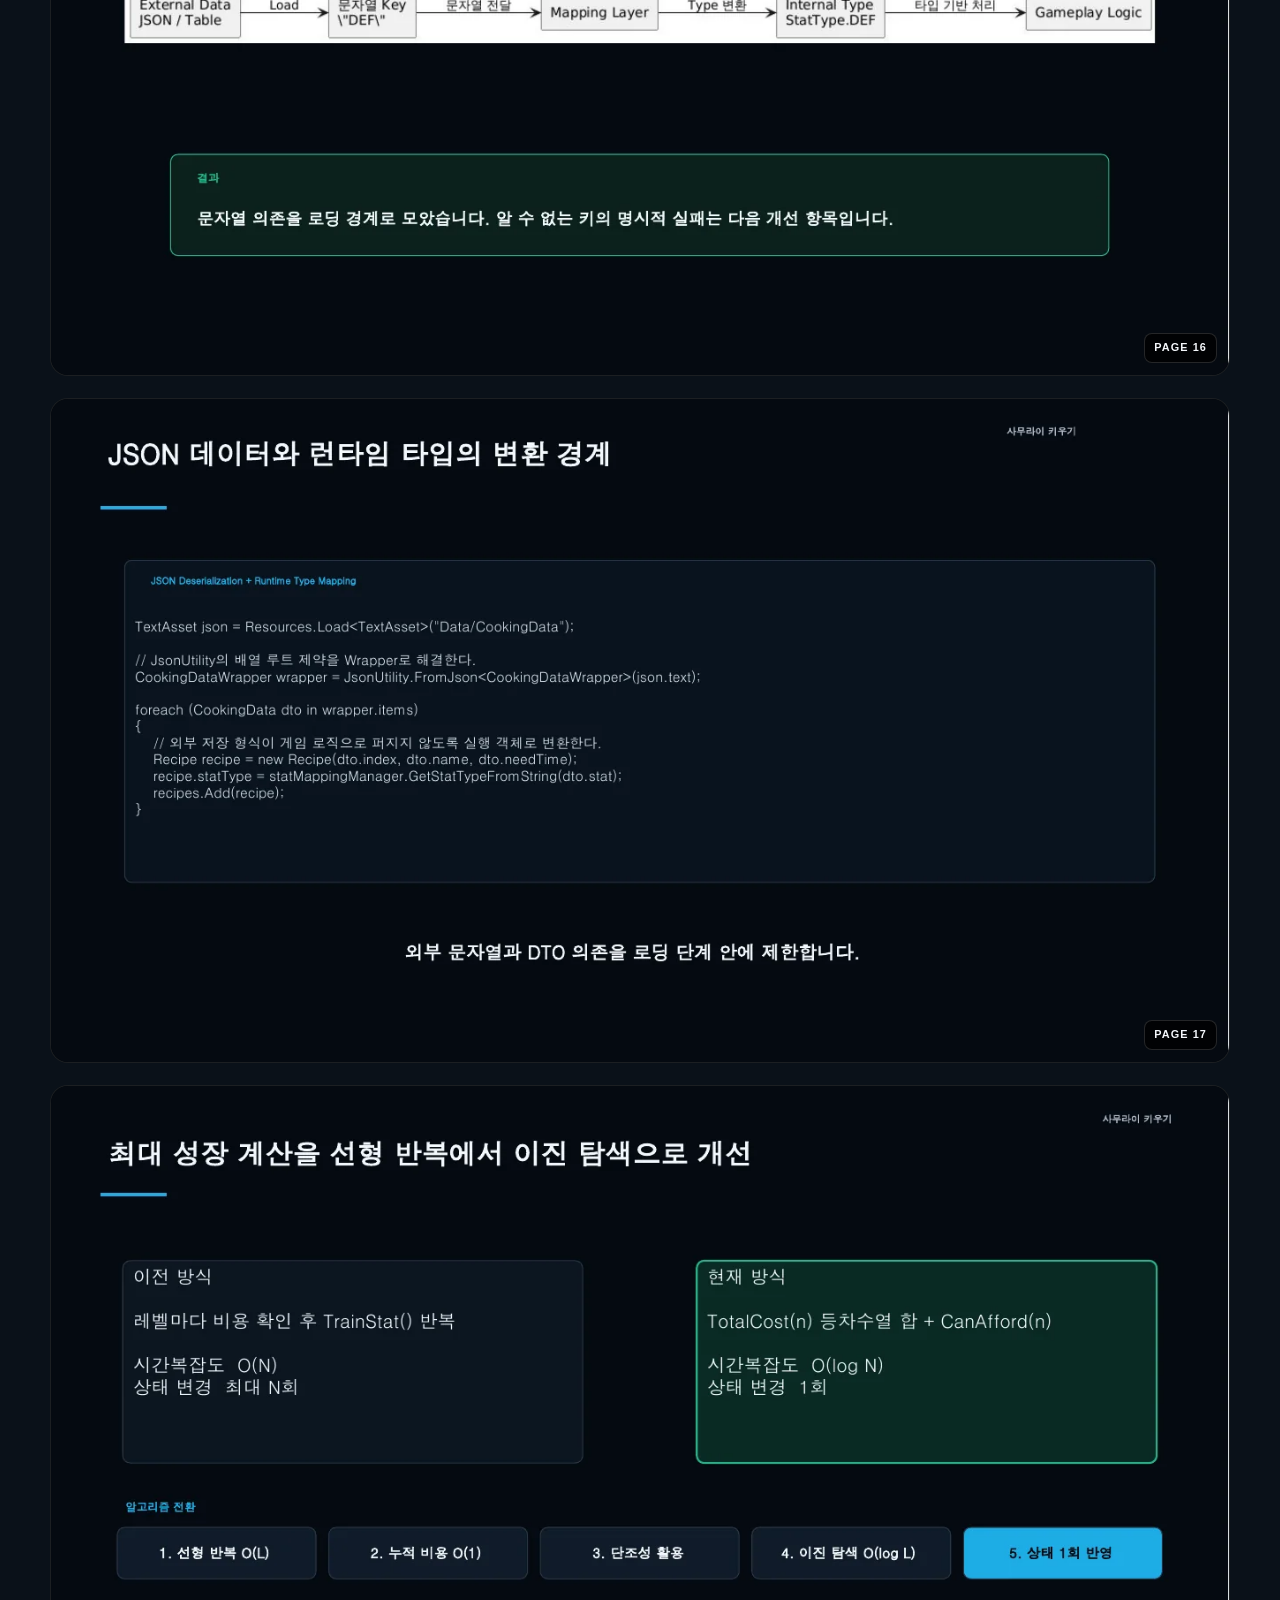
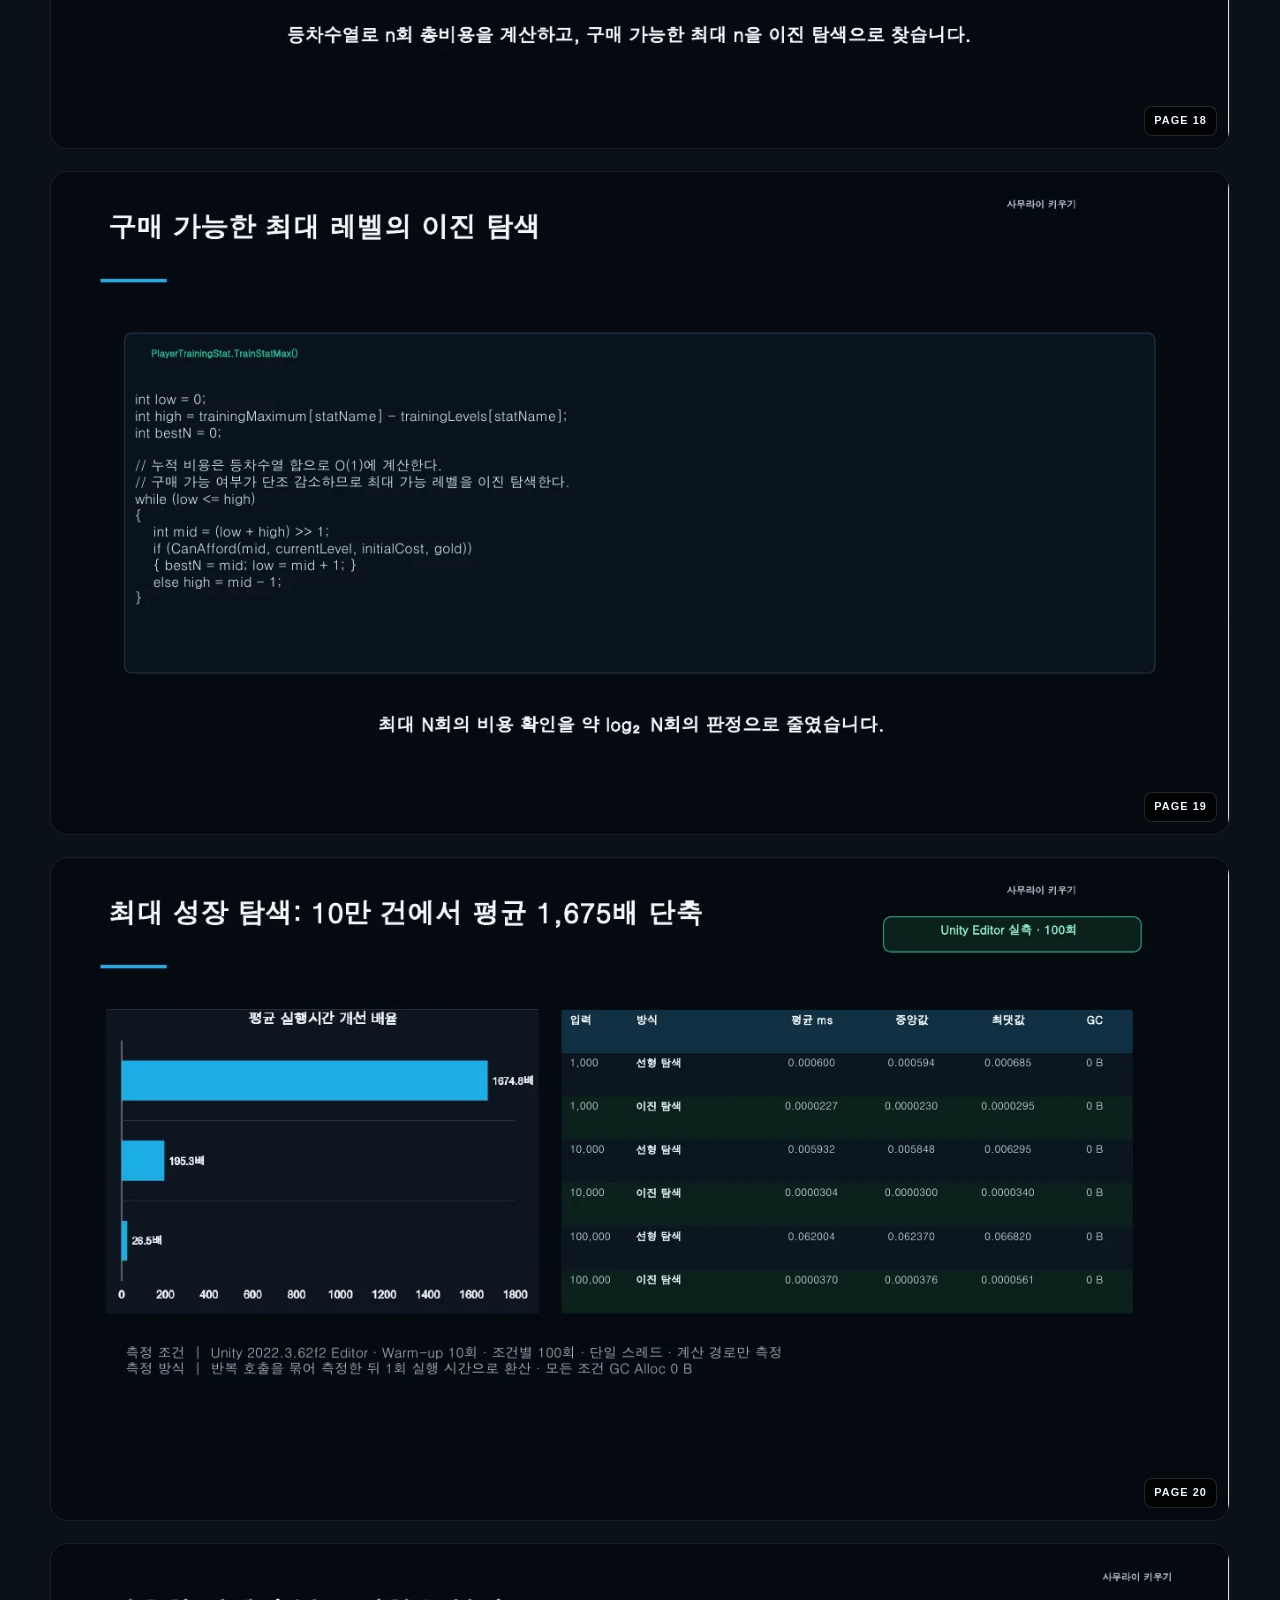
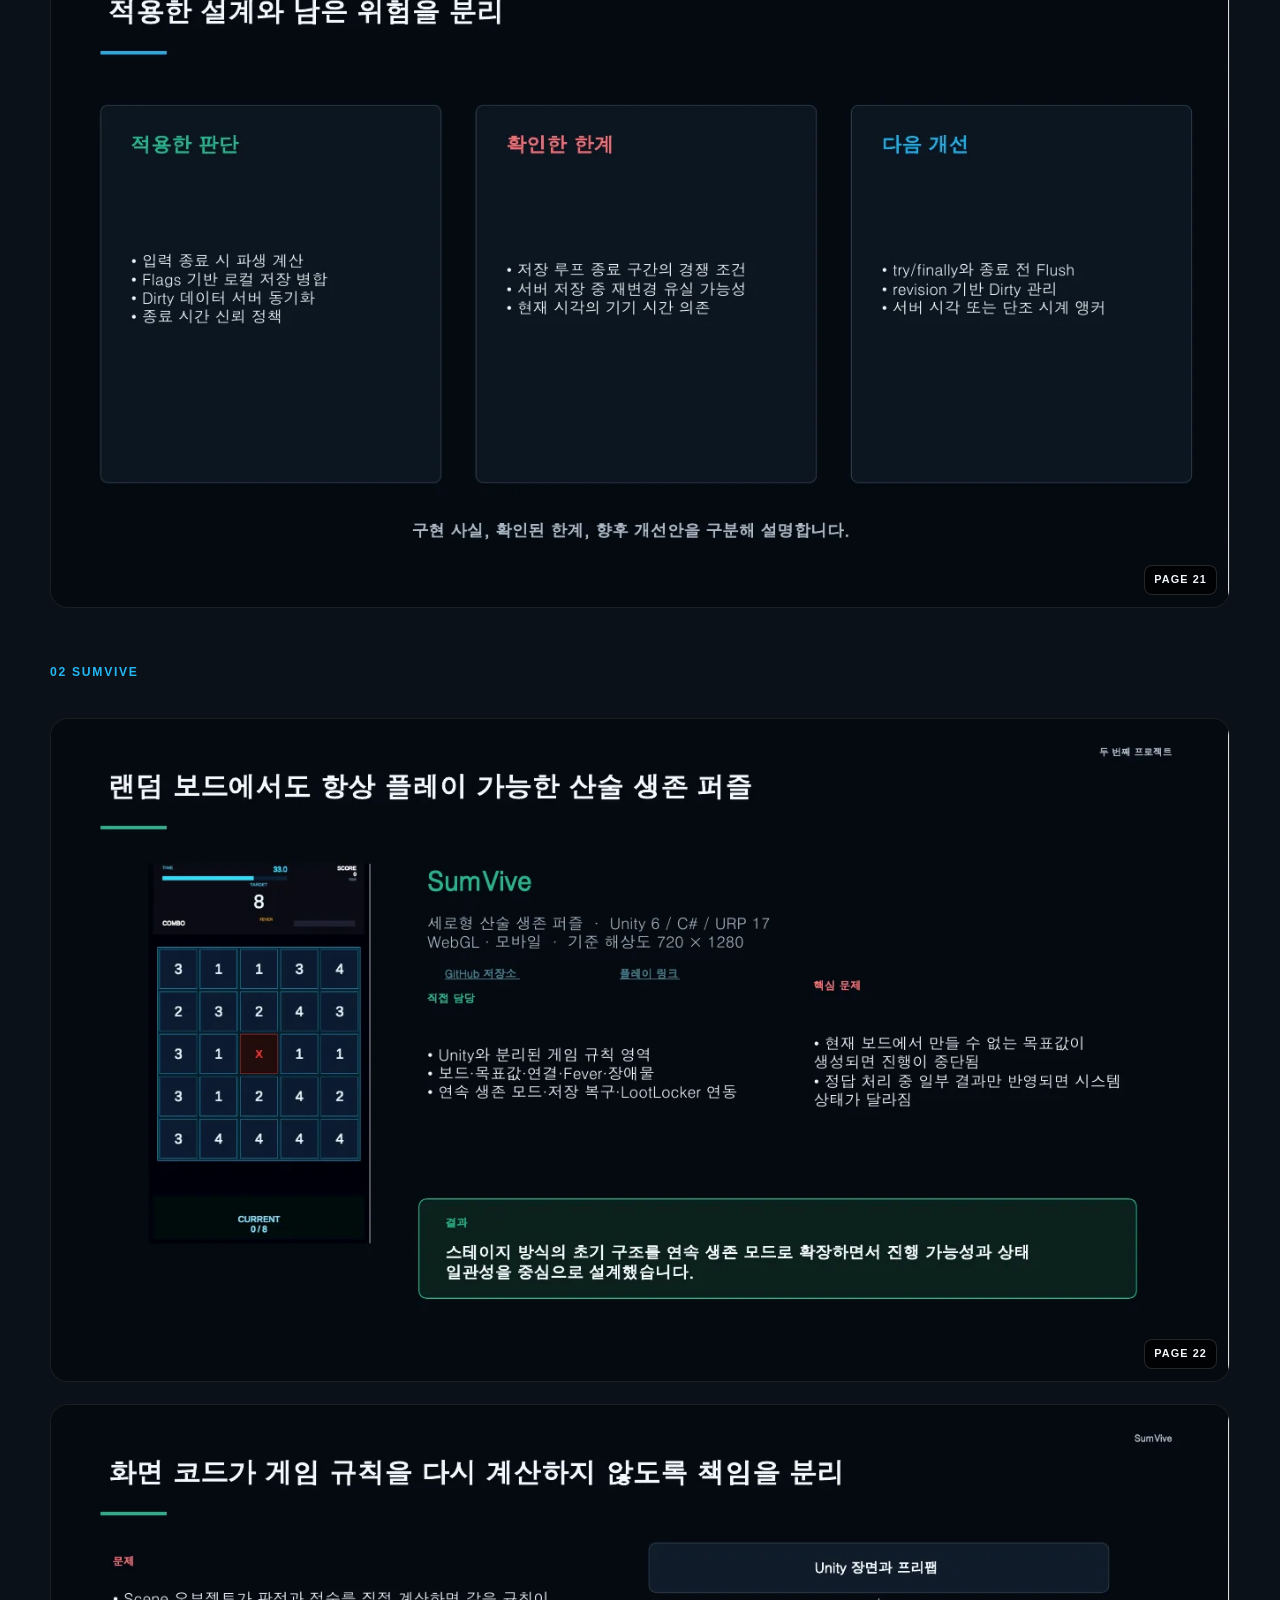
<file: full-portfolio.html>
<!doctype html>
<html lang="ko"><head><meta charset="utf-8"><meta name="viewport" content="width=device-width,initial-scale=1">
<title>전체 포트폴리오 | 고동현</title><link rel="stylesheet" href="style.css"></head><body>
<header class="header"><div class="wrap nav"><a class="logo" href="index.html">DHK<span>.</span></a>
<nav><a href="index.html">홈</a><a href="projects/samurai.html">사무라이 키우기</a><a href="projects/sumvive.html">SumVive</a><a href="projects/thinkisland.html">씽크아일랜드</a></nav></div></header>
<main><section class="full-head"><div class="wrap"><p class="kicker">FULL PORTFOLIO · 31 PAGES</p><h1 style="font-size:clamp(2.3rem,5vw,4rem)">게임 클라이언트 포트폴리오</h1>
<div class="actions"><a class="btn primary" href="portfolio.pdf" target="_blank">PDF 원본 열기</a><a class="btn" href="index.html">메인으로</a></div></div></section>
<section class="section alt"><div class="wrap full-grid"><div class="slide-divider">INTRO</div>
    <a class="slide" href="portfolio.pdf#page=1" target="_blank" rel="noopener">
      <img loading="lazy" src="assets/slides/page-01.webp" alt="포트폴리오 1페이지">
      <span>PAGE 01</span>
    </a>
    <a class="slide" href="portfolio.pdf#page=2" target="_blank" rel="noopener">
      <img loading="lazy" src="assets/slides/page-02.webp" alt="포트폴리오 2페이지">
      <span>PAGE 02</span>
    </a>
    <a class="slide" href="portfolio.pdf#page=3" target="_blank" rel="noopener">
      <img loading="lazy" src="assets/slides/page-03.webp" alt="포트폴리오 3페이지">
      <span>PAGE 03</span>
    </a>
    <a class="slide" href="portfolio.pdf#page=4" target="_blank" rel="noopener">
      <img loading="lazy" src="assets/slides/page-04.webp" alt="포트폴리오 4페이지">
      <span>PAGE 04</span>
    </a><div class="slide-divider">01 SAMURAI IDLE</div>
    <a class="slide" href="portfolio.pdf#page=5" target="_blank" rel="noopener">
      <img loading="lazy" src="assets/slides/page-05.webp" alt="포트폴리오 5페이지">
      <span>PAGE 05</span>
    </a>
    <a class="slide" href="portfolio.pdf#page=6" target="_blank" rel="noopener">
      <img loading="lazy" src="assets/slides/page-06.webp" alt="포트폴리오 6페이지">
      <span>PAGE 06</span>
    </a>
    <a class="slide" href="portfolio.pdf#page=7" target="_blank" rel="noopener">
      <img loading="lazy" src="assets/slides/page-07.webp" alt="포트폴리오 7페이지">
      <span>PAGE 07</span>
    </a>
    <a class="slide" href="portfolio.pdf#page=8" target="_blank" rel="noopener">
      <img loading="lazy" src="assets/slides/page-08.webp" alt="포트폴리오 8페이지">
      <span>PAGE 08</span>
    </a>
    <a class="slide" href="portfolio.pdf#page=9" target="_blank" rel="noopener">
      <img loading="lazy" src="assets/slides/page-09.webp" alt="포트폴리오 9페이지">
      <span>PAGE 09</span>
    </a>
    <a class="slide" href="portfolio.pdf#page=10" target="_blank" rel="noopener">
      <img loading="lazy" src="assets/slides/page-10.webp" alt="포트폴리오 10페이지">
      <span>PAGE 10</span>
    </a>
    <a class="slide" href="portfolio.pdf#page=11" target="_blank" rel="noopener">
      <img loading="lazy" src="assets/slides/page-11.webp" alt="포트폴리오 11페이지">
      <span>PAGE 11</span>
    </a>
    <a class="slide" href="portfolio.pdf#page=12" target="_blank" rel="noopener">
      <img loading="lazy" src="assets/slides/page-12.webp" alt="포트폴리오 12페이지">
      <span>PAGE 12</span>
    </a>
    <a class="slide" href="portfolio.pdf#page=13" target="_blank" rel="noopener">
      <img loading="lazy" src="assets/slides/page-13.webp" alt="포트폴리오 13페이지">
      <span>PAGE 13</span>
    </a>
    <a class="slide" href="portfolio.pdf#page=14" target="_blank" rel="noopener">
      <img loading="lazy" src="assets/slides/page-14.webp" alt="포트폴리오 14페이지">
      <span>PAGE 14</span>
    </a>
    <a class="slide" href="portfolio.pdf#page=15" target="_blank" rel="noopener">
      <img loading="lazy" src="assets/slides/page-15.webp" alt="포트폴리오 15페이지">
      <span>PAGE 15</span>
    </a>
    <a class="slide" href="portfolio.pdf#page=16" target="_blank" rel="noopener">
      <img loading="lazy" src="assets/slides/page-16.webp" alt="포트폴리오 16페이지">
      <span>PAGE 16</span>
    </a>
    <a class="slide" href="portfolio.pdf#page=17" target="_blank" rel="noopener">
      <img loading="lazy" src="assets/slides/page-17.webp" alt="포트폴리오 17페이지">
      <span>PAGE 17</span>
    </a>
    <a class="slide" href="portfolio.pdf#page=18" target="_blank" rel="noopener">
      <img loading="lazy" src="assets/slides/page-18.webp" alt="포트폴리오 18페이지">
      <span>PAGE 18</span>
    </a>
    <a class="slide" href="portfolio.pdf#page=19" target="_blank" rel="noopener">
      <img loading="lazy" src="assets/slides/page-19.webp" alt="포트폴리오 19페이지">
      <span>PAGE 19</span>
    </a>
    <a class="slide" href="portfolio.pdf#page=20" target="_blank" rel="noopener">
      <img loading="lazy" src="assets/slides/page-20.webp" alt="포트폴리오 20페이지">
      <span>PAGE 20</span>
    </a>
    <a class="slide" href="portfolio.pdf#page=21" target="_blank" rel="noopener">
      <img loading="lazy" src="assets/slides/page-21.webp" alt="포트폴리오 21페이지">
      <span>PAGE 21</span>
    </a><div class="slide-divider">02 SUMVIVE</div>
    <a class="slide" href="portfolio.pdf#page=22" target="_blank" rel="noopener">
      <img loading="lazy" src="assets/slides/page-22.webp" alt="포트폴리오 22페이지">
      <span>PAGE 22</span>
    </a>
    <a class="slide" href="portfolio.pdf#page=23" target="_blank" rel="noopener">
      <img loading="lazy" src="assets/slides/page-23.webp" alt="포트폴리오 23페이지">
      <span>PAGE 23</span>
    </a>
    <a class="slide" href="portfolio.pdf#page=24" target="_blank" rel="noopener">
      <img loading="lazy" src="assets/slides/page-24.webp" alt="포트폴리오 24페이지">
      <span>PAGE 24</span>
    </a>
    <a class="slide" href="portfolio.pdf#page=25" target="_blank" rel="noopener">
      <img loading="lazy" src="assets/slides/page-25.webp" alt="포트폴리오 25페이지">
      <span>PAGE 25</span>
    </a>
    <a class="slide" href="portfolio.pdf#page=26" target="_blank" rel="noopener">
      <img loading="lazy" src="assets/slides/page-26.webp" alt="포트폴리오 26페이지">
      <span>PAGE 26</span>
    </a><div class="slide-divider">03 THINK ISLAND</div>
    <a class="slide" href="portfolio.pdf#page=27" target="_blank" rel="noopener">
      <img loading="lazy" src="assets/slides/page-27.webp" alt="포트폴리오 27페이지">
      <span>PAGE 27</span>
    </a>
    <a class="slide" href="portfolio.pdf#page=28" target="_blank" rel="noopener">
      <img loading="lazy" src="assets/slides/page-28.webp" alt="포트폴리오 28페이지">
      <span>PAGE 28</span>
    </a>
    <a class="slide" href="portfolio.pdf#page=29" target="_blank" rel="noopener">
      <img loading="lazy" src="assets/slides/page-29.webp" alt="포트폴리오 29페이지">
      <span>PAGE 29</span>
    </a>
    <a class="slide" href="portfolio.pdf#page=30" target="_blank" rel="noopener">
      <img loading="lazy" src="assets/slides/page-30.webp" alt="포트폴리오 30페이지">
      <span>PAGE 30</span>
    </a><div class="slide-divider">FINAL SUMMARY</div>
    <a class="slide" href="portfolio.pdf#page=31" target="_blank" rel="noopener">
      <img loading="lazy" src="assets/slides/page-31.webp" alt="포트폴리오 31페이지">
      <span>PAGE 31</span>
    </a></div></section></main>
<footer><div class="wrap footer"><span>© <span id="year"></span> Donghyun Ko</span><a href="index.html">메인으로 돌아가기 ↑</a></div></footer>
<script src="script.js"></script></body></html>
</file>
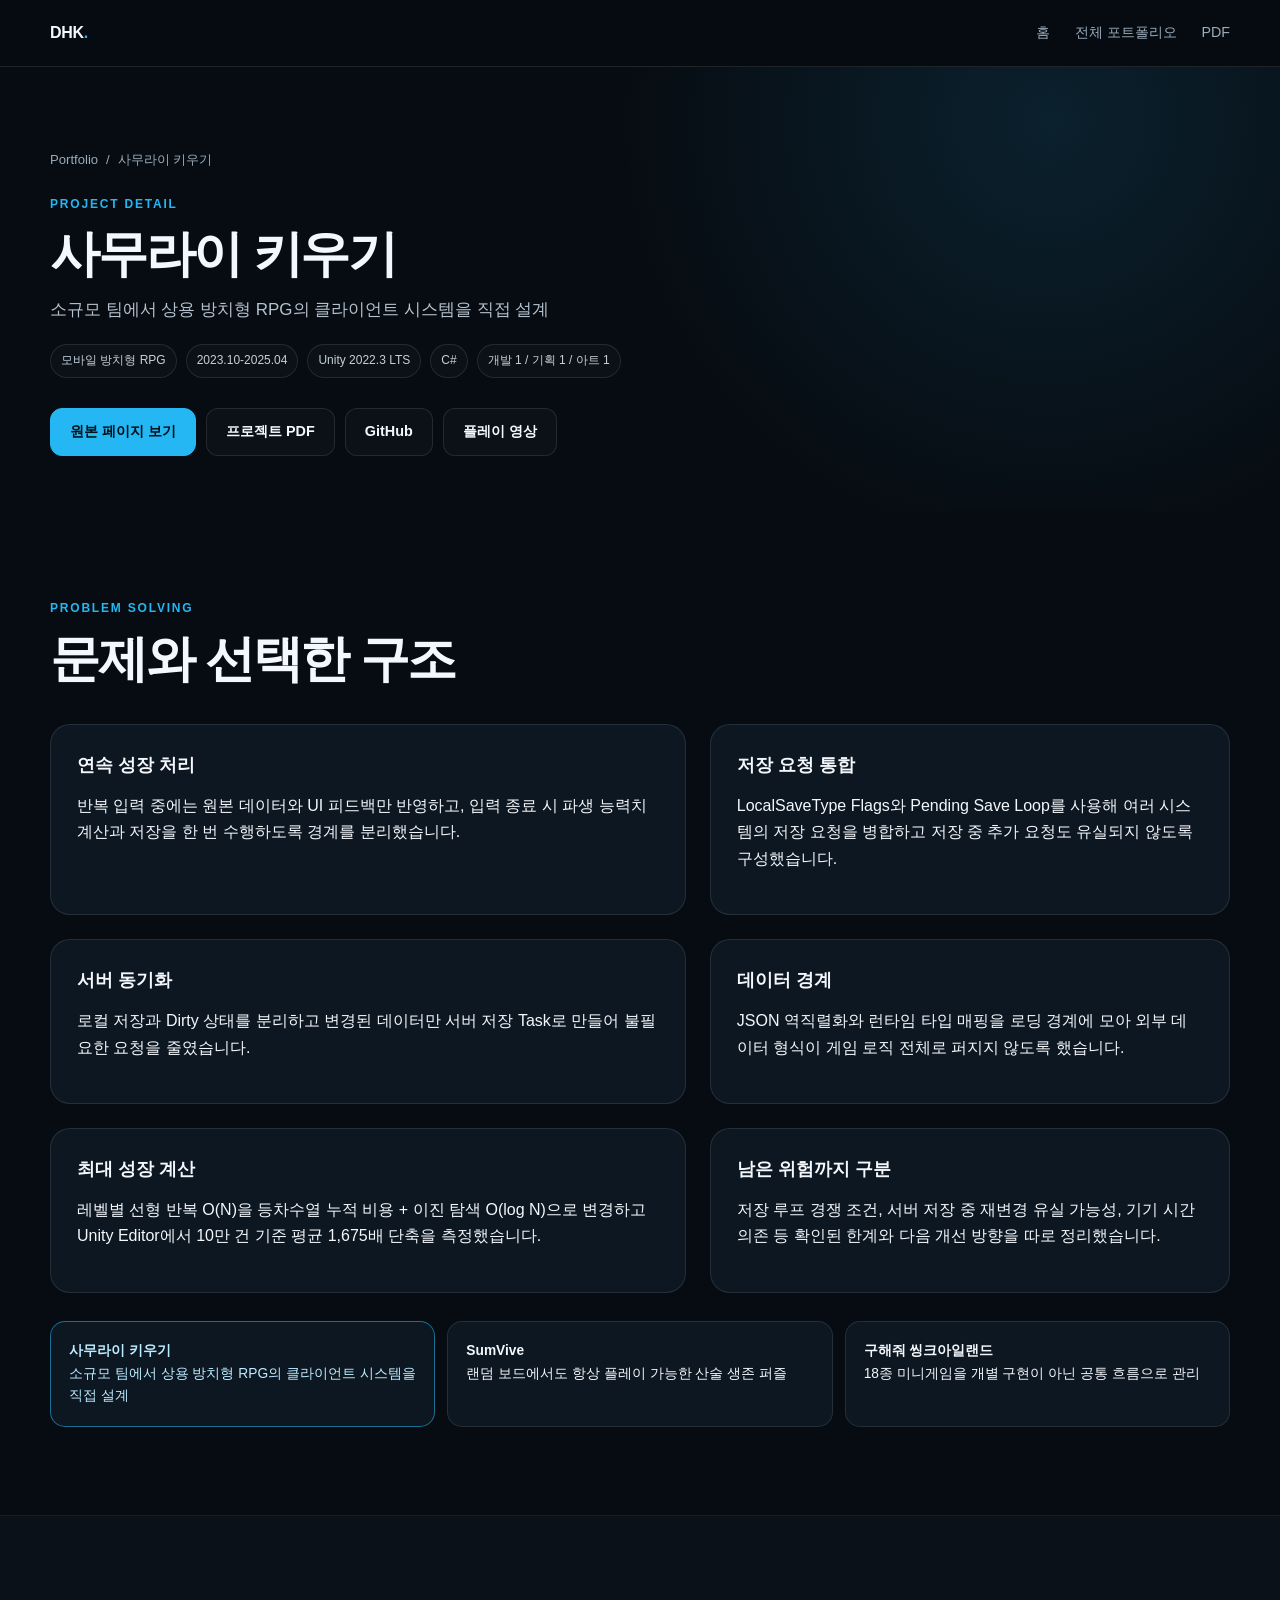
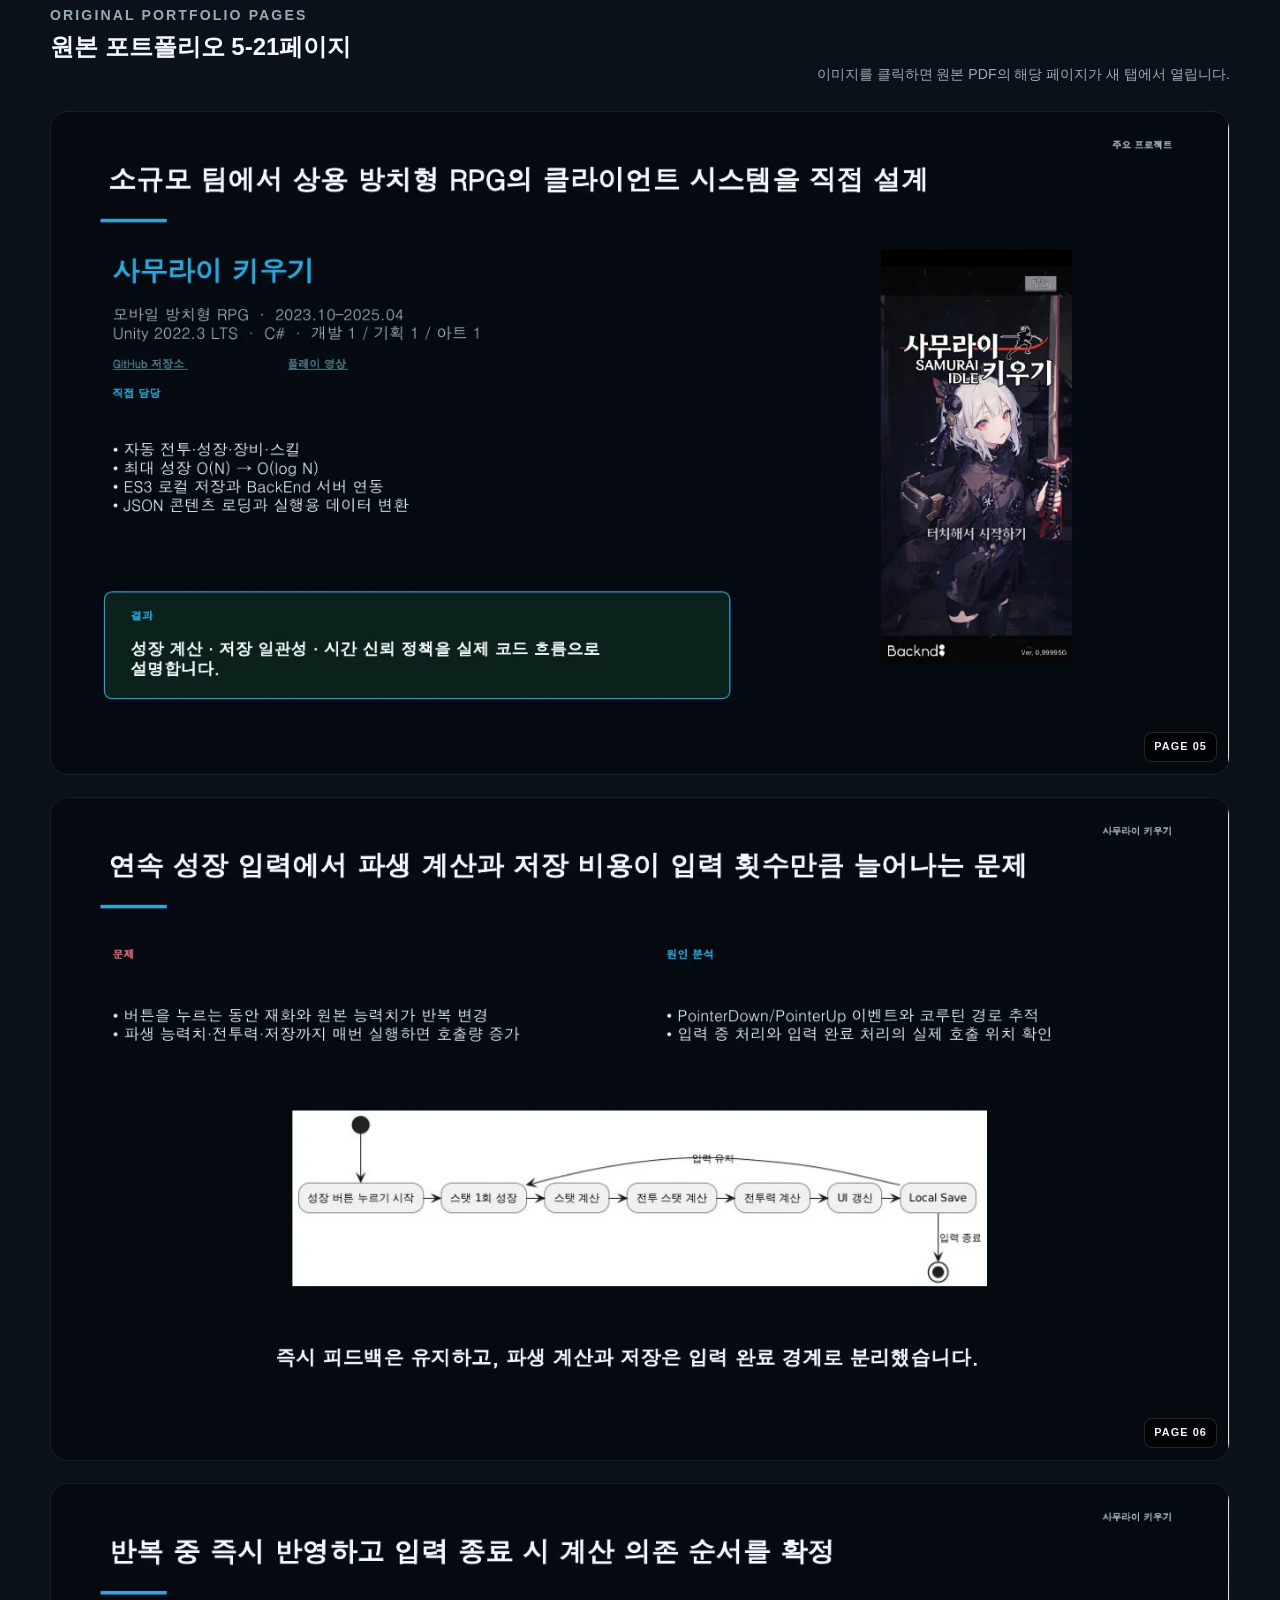
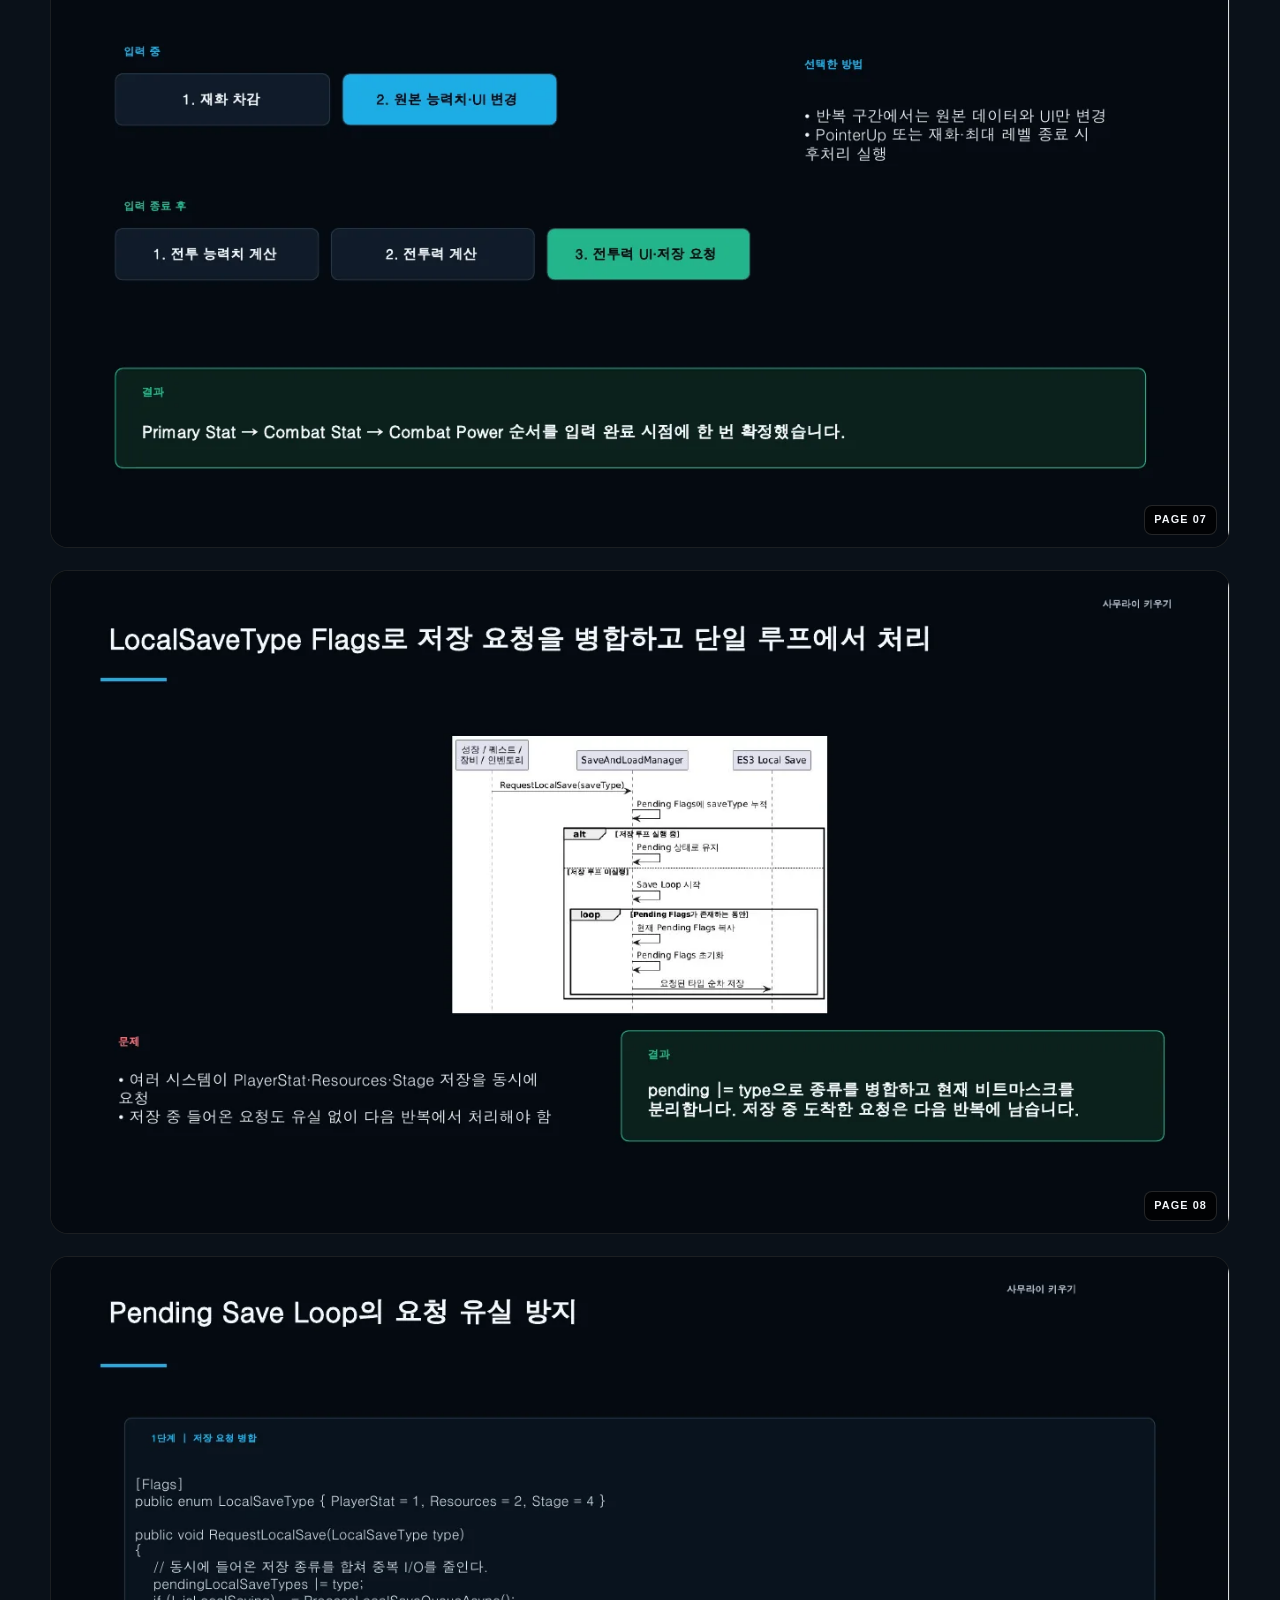
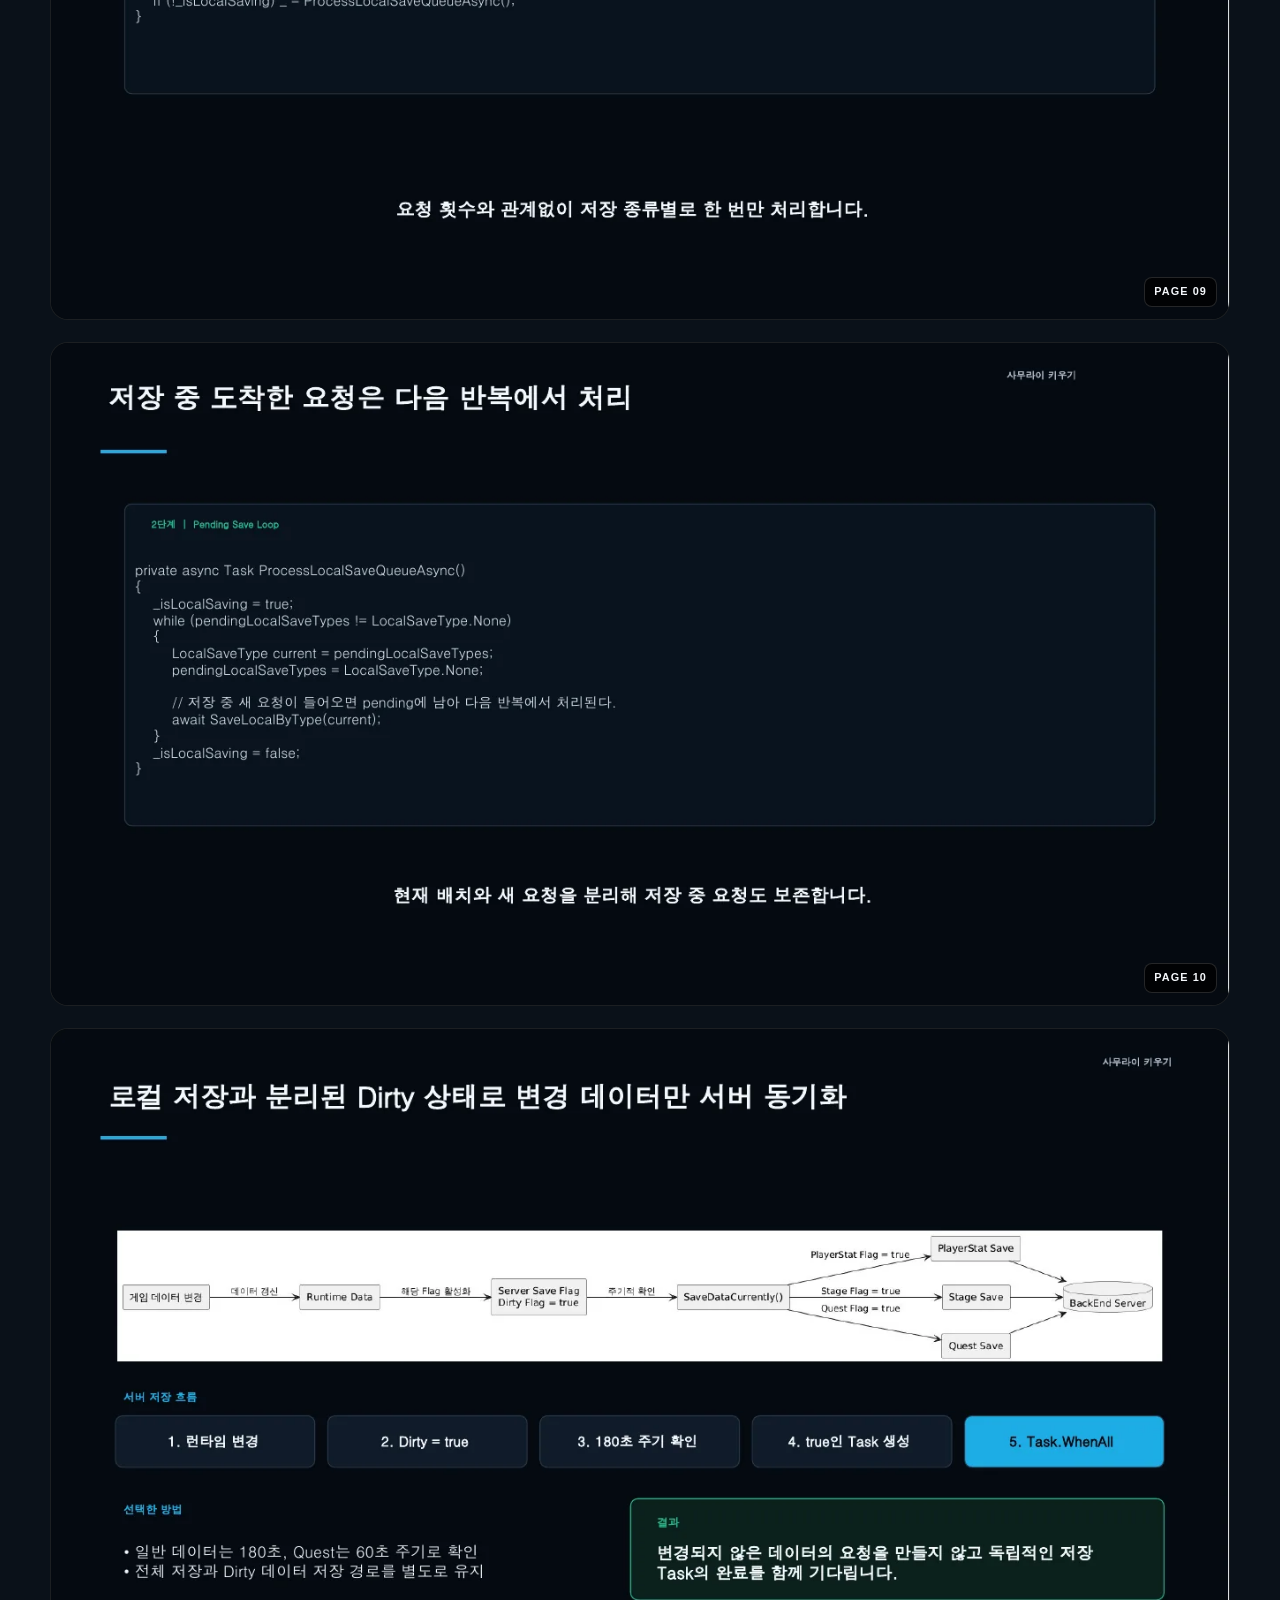
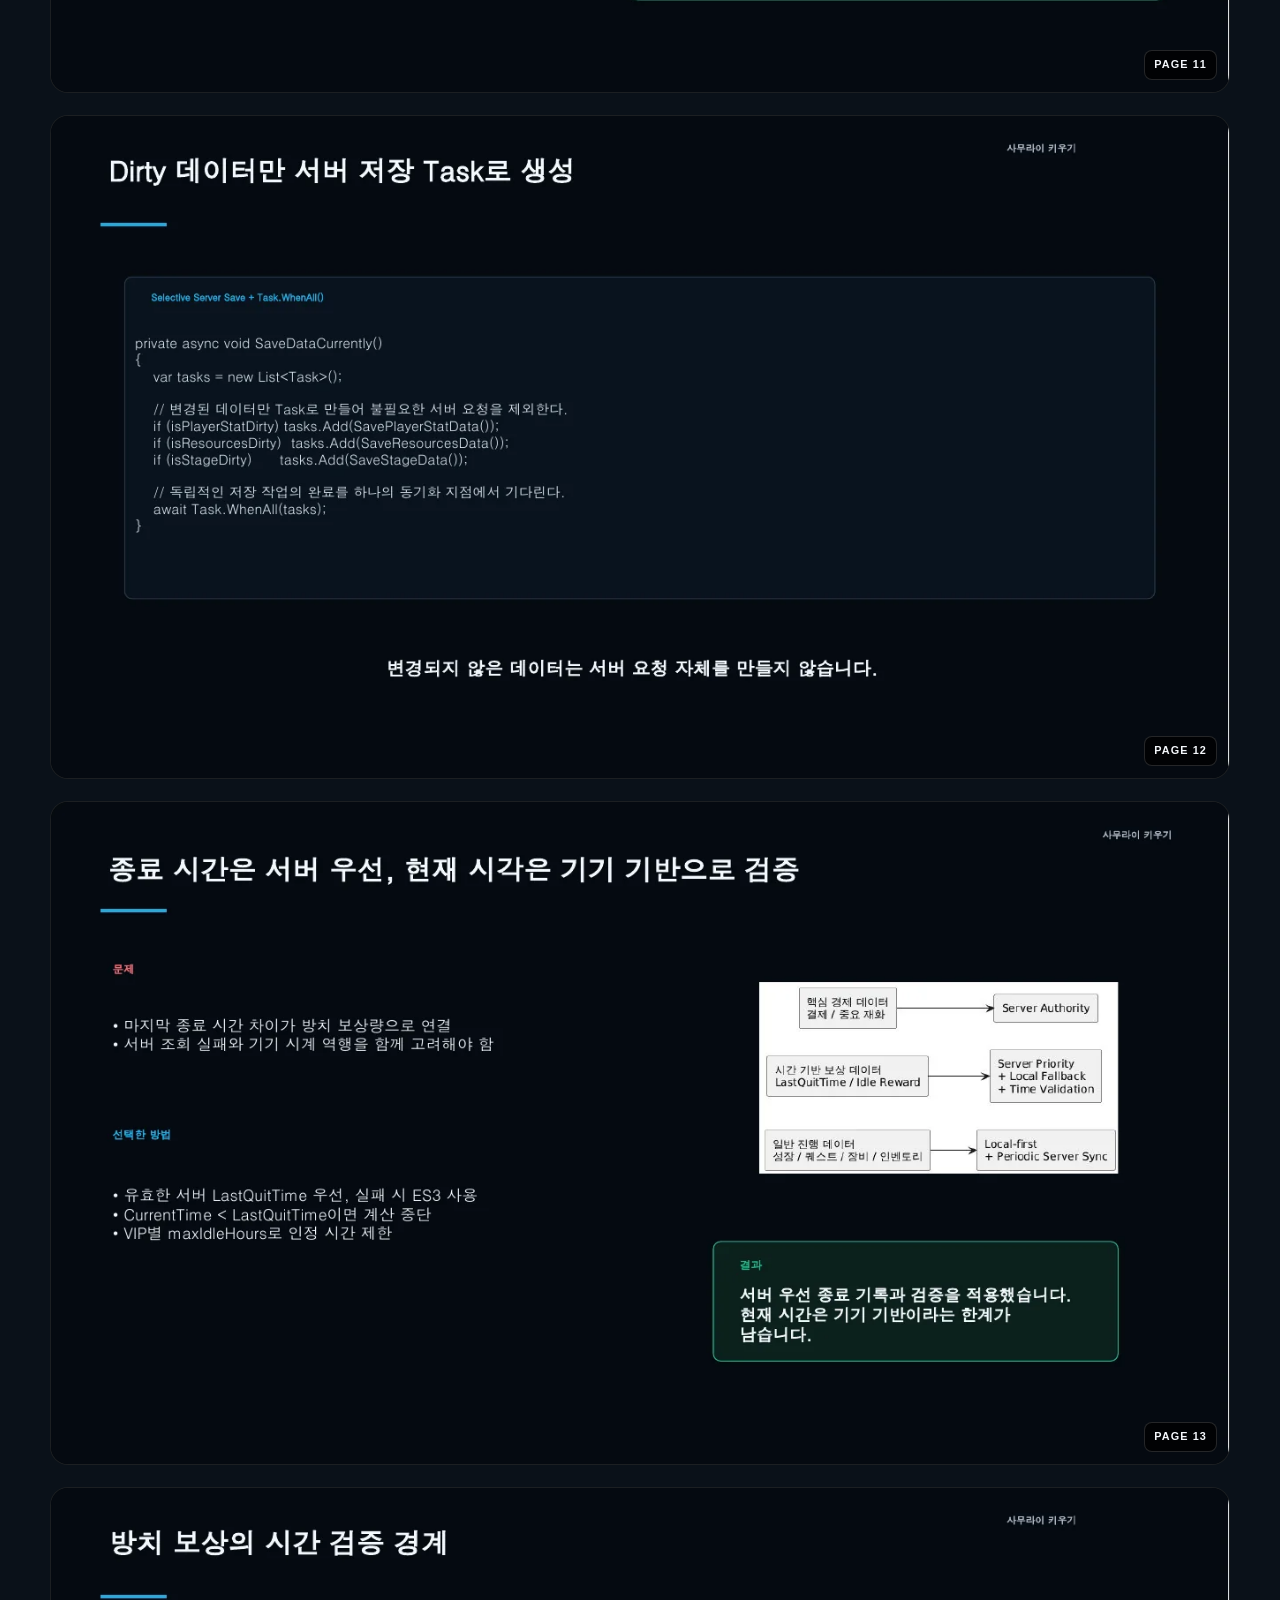
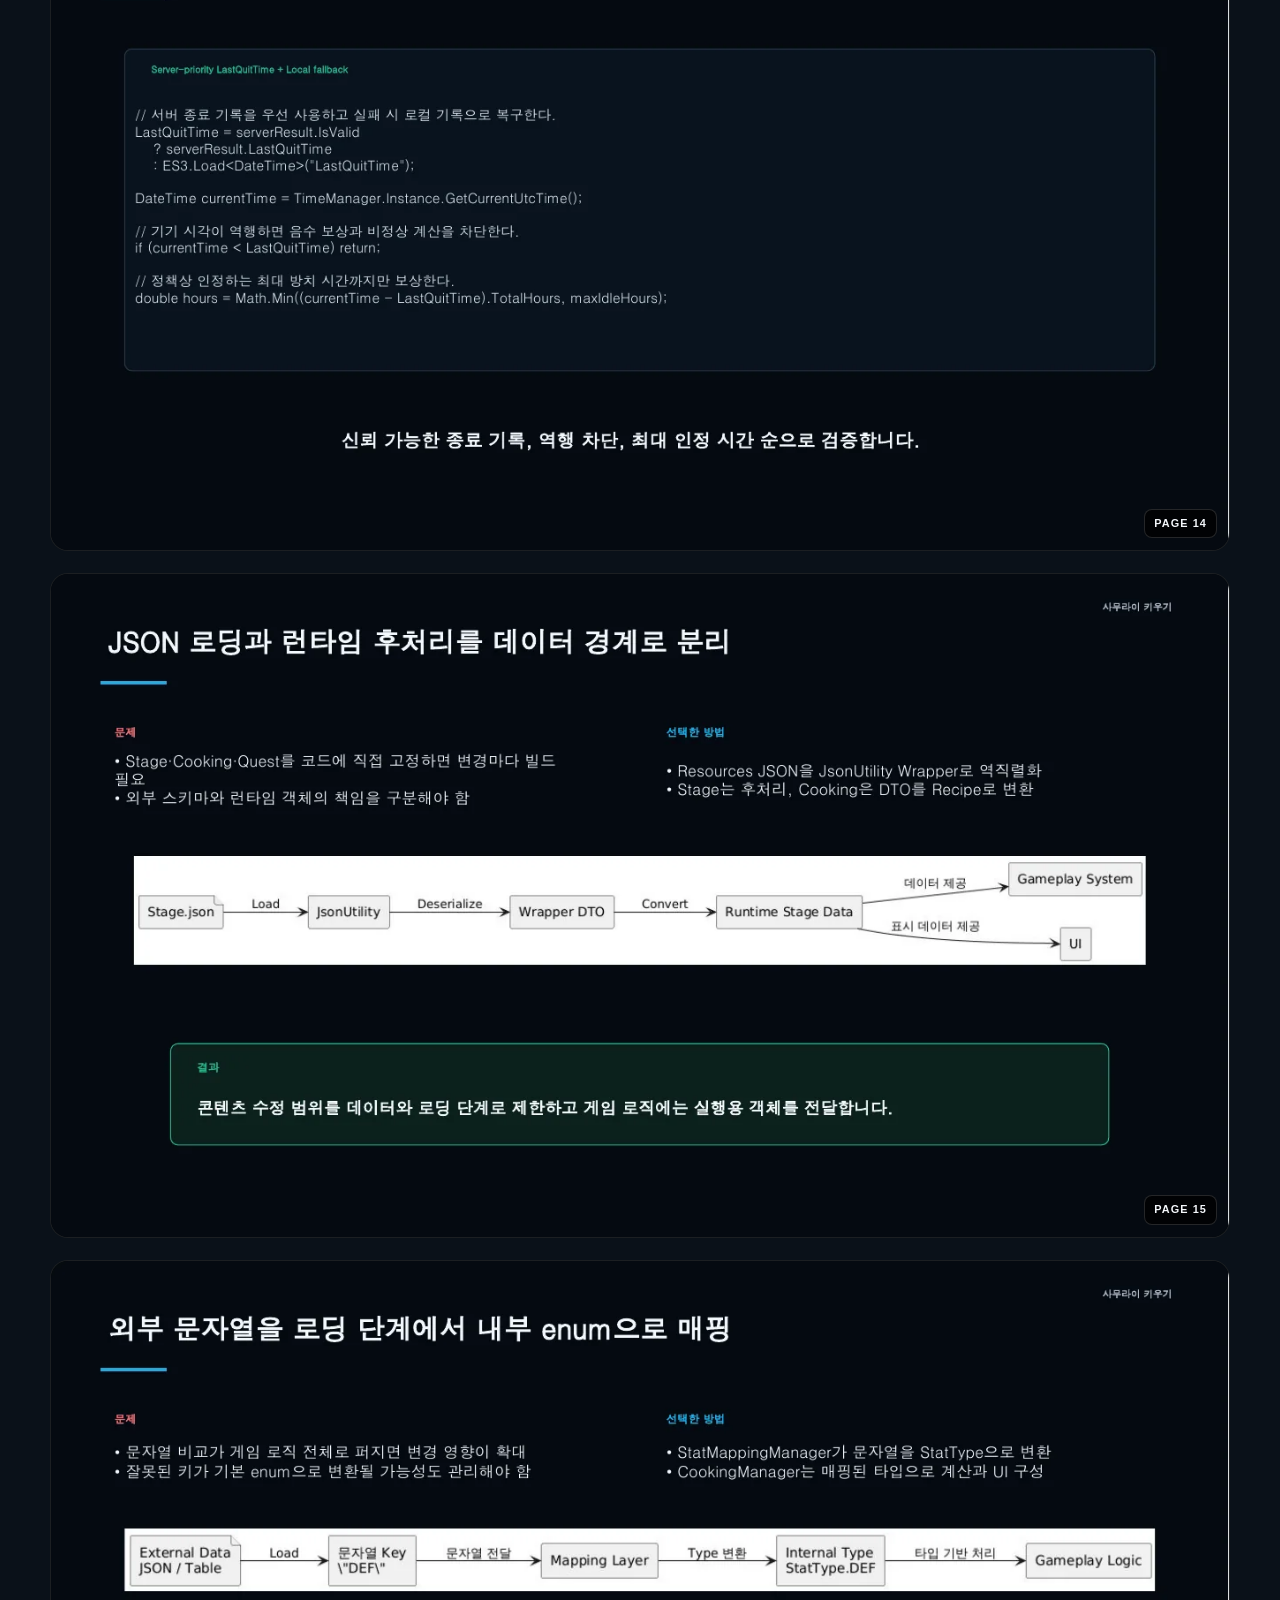
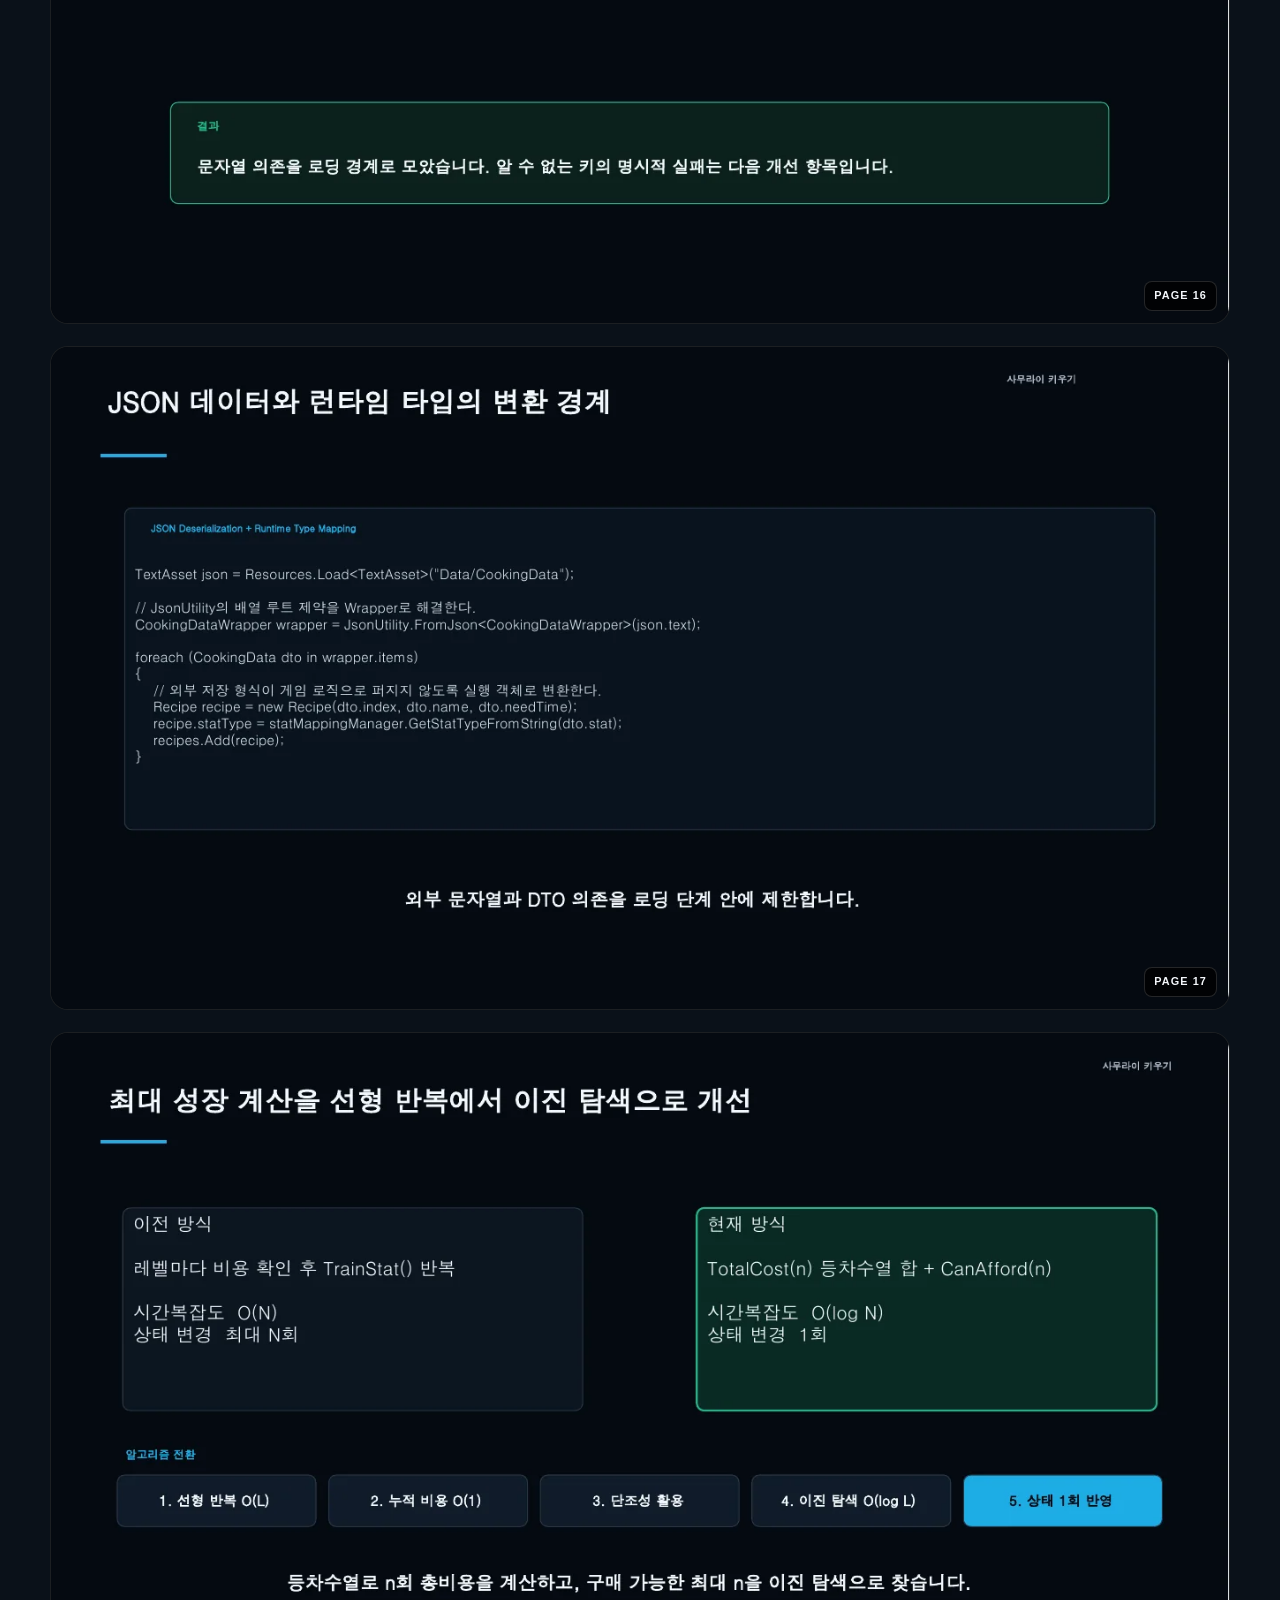
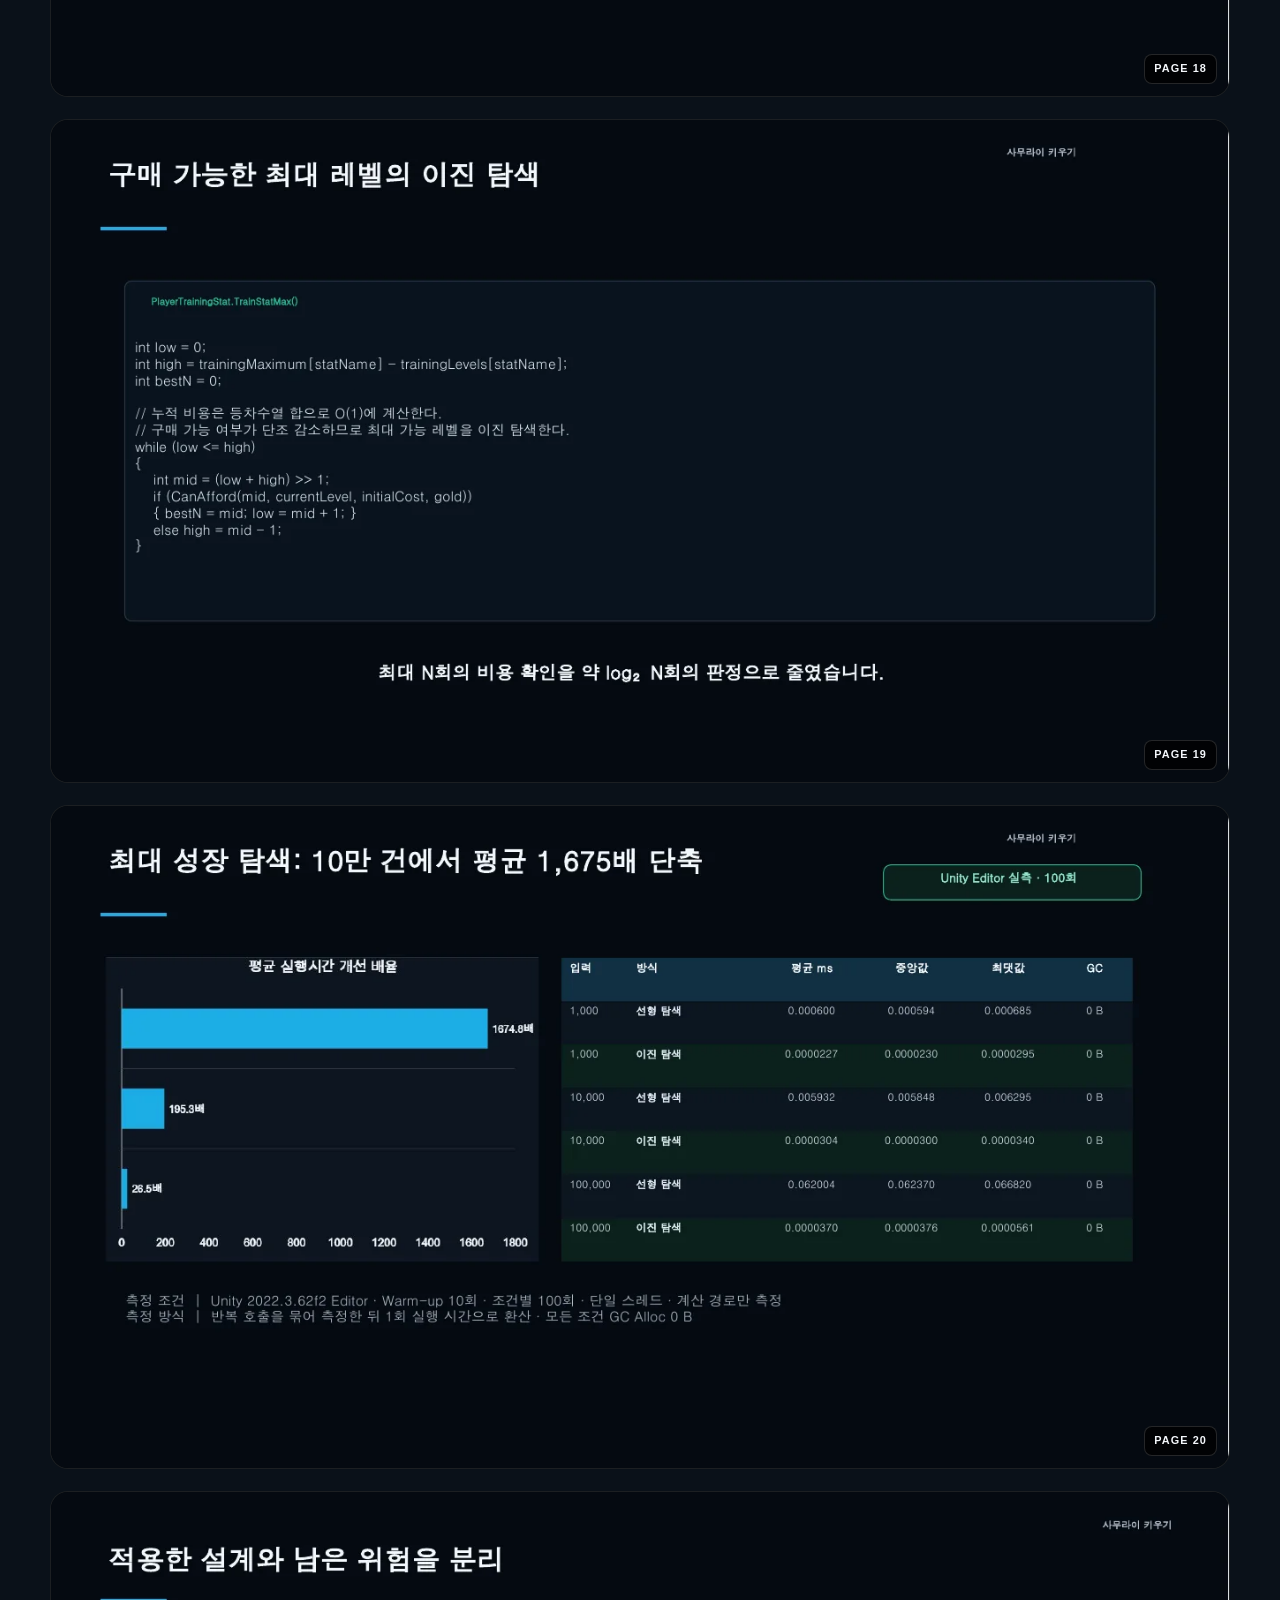
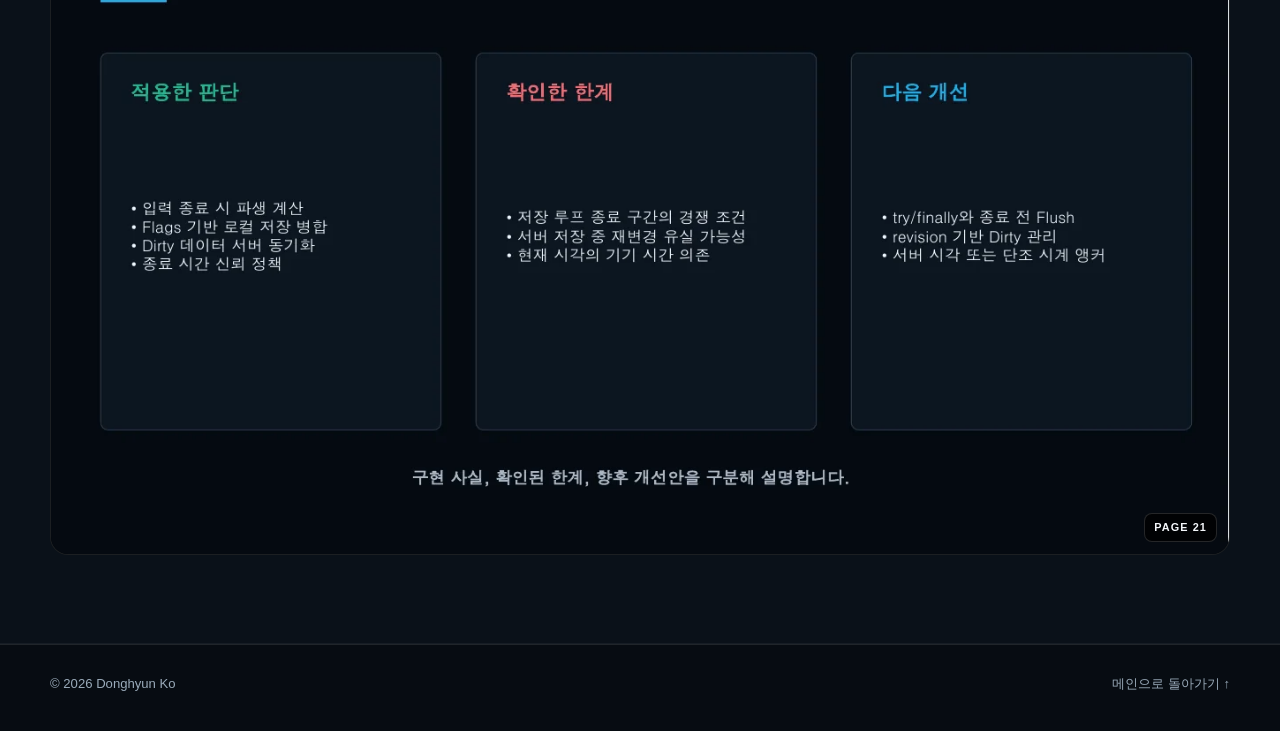
<file: projects/samurai.html>
<!doctype html>
<html lang="ko"><head>
<meta charset="utf-8"><meta name="viewport" content="width=device-width,initial-scale=1">
<title>사무라이 키우기 | 고동현 포트폴리오</title>
<link rel="stylesheet" href="../style.css">
</head><body>
<header class="header"><div class="wrap nav"><a class="logo" href="../index.html">DHK<span>.</span></a>
<nav><a href="../index.html">홈</a><a href="../full-portfolio.html">전체 포트폴리오</a><a href="../portfolio.pdf" target="_blank">PDF</a></nav></div></header>

<main>
<section class="project-hero"><div class="wrap">
<div class="breadcrumbs"><a href="../index.html">Portfolio</a><span>/</span><span>사무라이 키우기</span></div>
<p class="kicker">PROJECT DETAIL</p><h1>사무라이 키우기</h1><p class="lead">소규모 팀에서 상용 방치형 RPG의 클라이언트 시스템을 직접 설계</p>
<div class="project-meta"><span class="chip">모바일 방치형 RPG</span><span class="chip">2023.10-2025.04</span><span class="chip">Unity 2022.3 LTS</span><span class="chip">C#</span><span class="chip">개발 1 / 기획 1 / 아트 1</span></div>
<div class="actions">
<a class="btn primary" href="#slides">원본 페이지 보기</a>
<a class="btn" href="samurai.pdf" target="_blank">프로젝트 PDF</a>
<a class="btn" href="https://github.com/kodh0206/SamurailSample" target="_blank" rel="noopener">GitHub</a>
<a class="btn" href="https://www.youtube.com/watch?v=R9AeUE0eZM0" target="_blank" rel="noopener">플레이 영상</a>
</div>
</div></section>

<section class="section"><div class="wrap">
<div class="heading"><p class="kicker">PROBLEM SOLVING</p><h2>문제와 선택한 구조</h2></div>
<div class="detail-grid"><div class="detail-card"><h3>연속 성장 처리</h3><p>반복 입력 중에는 원본 데이터와 UI 피드백만 반영하고, 입력 종료 시 파생 능력치 계산과 저장을 한 번 수행하도록 경계를 분리했습니다.</p></div>
<div class="detail-card"><h3>저장 요청 통합</h3><p>LocalSaveType Flags와 Pending Save Loop를 사용해 여러 시스템의 저장 요청을 병합하고 저장 중 추가 요청도 유실되지 않도록 구성했습니다.</p></div>
<div class="detail-card"><h3>서버 동기화</h3><p>로컬 저장과 Dirty 상태를 분리하고 변경된 데이터만 서버 저장 Task로 만들어 불필요한 요청을 줄였습니다.</p></div>
<div class="detail-card"><h3>데이터 경계</h3><p>JSON 역직렬화와 런타임 타입 매핑을 로딩 경계에 모아 외부 데이터 형식이 게임 로직 전체로 퍼지지 않도록 했습니다.</p></div>
<div class="detail-card"><h3>최대 성장 계산</h3><p>레벨별 선형 반복 O(N)을 등차수열 누적 비용 + 이진 탐색 O(log N)으로 변경하고 Unity Editor에서 10만 건 기준 평균 1,675배 단축을 측정했습니다.</p></div>
<div class="detail-card"><h3>남은 위험까지 구분</h3><p>저장 루프 경쟁 조건, 서버 저장 중 재변경 유실 가능성, 기기 시간 의존 등 확인된 한계와 다음 개선 방향을 따로 정리했습니다.</p></div></div>
<div class="project-nav"><a class="active" href="samurai.html"><strong>사무라이 키우기</strong><br><span>소규모 팀에서 상용 방치형 RPG의 클라이언트 시스템을 직접 설계</span></a><a class="" href="sumvive.html"><strong>SumVive</strong><br><span>랜덤 보드에서도 항상 플레이 가능한 산술 생존 퍼즐</span></a><a class="" href="thinkisland.html"><strong>구해줘 씽크아일랜드</strong><br><span>18종 미니게임을 개별 구현이 아닌 공통 흐름으로 관리</span></a></div>
</div></section>

<section id="slides" class="section alt"><div class="wrap">
<div class="gallery-head"><div><p class="kicker">ORIGINAL PORTFOLIO PAGES</p><h2>원본 포트폴리오 5-21페이지</h2></div>
<p>이미지를 클릭하면 원본 PDF의 해당 페이지가 새 탭에서 열립니다.</p></div>
<div class="slide-gallery">
        <a class="slide" href="../portfolio.pdf#page=5" target="_blank" rel="noopener">
          <img loading="lazy" src="../assets/slides/page-05.webp" alt="포트폴리오 5페이지">
          <span>PAGE 05</span>
        </a>

        <a class="slide" href="../portfolio.pdf#page=6" target="_blank" rel="noopener">
          <img loading="lazy" src="../assets/slides/page-06.webp" alt="포트폴리오 6페이지">
          <span>PAGE 06</span>
        </a>

        <a class="slide" href="../portfolio.pdf#page=7" target="_blank" rel="noopener">
          <img loading="lazy" src="../assets/slides/page-07.webp" alt="포트폴리오 7페이지">
          <span>PAGE 07</span>
        </a>

        <a class="slide" href="../portfolio.pdf#page=8" target="_blank" rel="noopener">
          <img loading="lazy" src="../assets/slides/page-08.webp" alt="포트폴리오 8페이지">
          <span>PAGE 08</span>
        </a>

        <a class="slide" href="../portfolio.pdf#page=9" target="_blank" rel="noopener">
          <img loading="lazy" src="../assets/slides/page-09.webp" alt="포트폴리오 9페이지">
          <span>PAGE 09</span>
        </a>

        <a class="slide" href="../portfolio.pdf#page=10" target="_blank" rel="noopener">
          <img loading="lazy" src="../assets/slides/page-10.webp" alt="포트폴리오 10페이지">
          <span>PAGE 10</span>
        </a>

        <a class="slide" href="../portfolio.pdf#page=11" target="_blank" rel="noopener">
          <img loading="lazy" src="../assets/slides/page-11.webp" alt="포트폴리오 11페이지">
          <span>PAGE 11</span>
        </a>

        <a class="slide" href="../portfolio.pdf#page=12" target="_blank" rel="noopener">
          <img loading="lazy" src="../assets/slides/page-12.webp" alt="포트폴리오 12페이지">
          <span>PAGE 12</span>
        </a>

        <a class="slide" href="../portfolio.pdf#page=13" target="_blank" rel="noopener">
          <img loading="lazy" src="../assets/slides/page-13.webp" alt="포트폴리오 13페이지">
          <span>PAGE 13</span>
        </a>

        <a class="slide" href="../portfolio.pdf#page=14" target="_blank" rel="noopener">
          <img loading="lazy" src="../assets/slides/page-14.webp" alt="포트폴리오 14페이지">
          <span>PAGE 14</span>
        </a>

        <a class="slide" href="../portfolio.pdf#page=15" target="_blank" rel="noopener">
          <img loading="lazy" src="../assets/slides/page-15.webp" alt="포트폴리오 15페이지">
          <span>PAGE 15</span>
        </a>

        <a class="slide" href="../portfolio.pdf#page=16" target="_blank" rel="noopener">
          <img loading="lazy" src="../assets/slides/page-16.webp" alt="포트폴리오 16페이지">
          <span>PAGE 16</span>
        </a>

        <a class="slide" href="../portfolio.pdf#page=17" target="_blank" rel="noopener">
          <img loading="lazy" src="../assets/slides/page-17.webp" alt="포트폴리오 17페이지">
          <span>PAGE 17</span>
        </a>

        <a class="slide" href="../portfolio.pdf#page=18" target="_blank" rel="noopener">
          <img loading="lazy" src="../assets/slides/page-18.webp" alt="포트폴리오 18페이지">
          <span>PAGE 18</span>
        </a>

        <a class="slide" href="../portfolio.pdf#page=19" target="_blank" rel="noopener">
          <img loading="lazy" src="../assets/slides/page-19.webp" alt="포트폴리오 19페이지">
          <span>PAGE 19</span>
        </a>

        <a class="slide" href="../portfolio.pdf#page=20" target="_blank" rel="noopener">
          <img loading="lazy" src="../assets/slides/page-20.webp" alt="포트폴리오 20페이지">
          <span>PAGE 20</span>
        </a>

        <a class="slide" href="../portfolio.pdf#page=21" target="_blank" rel="noopener">
          <img loading="lazy" src="../assets/slides/page-21.webp" alt="포트폴리오 21페이지">
          <span>PAGE 21</span>
        </a></div>
</div></section>
</main>
<footer><div class="wrap footer"><span>© <span id="year"></span> Donghyun Ko</span><a href="../index.html">메인으로 돌아가기 ↑</a></div></footer>
<script src="../script.js"></script>
</body></html>
</file>
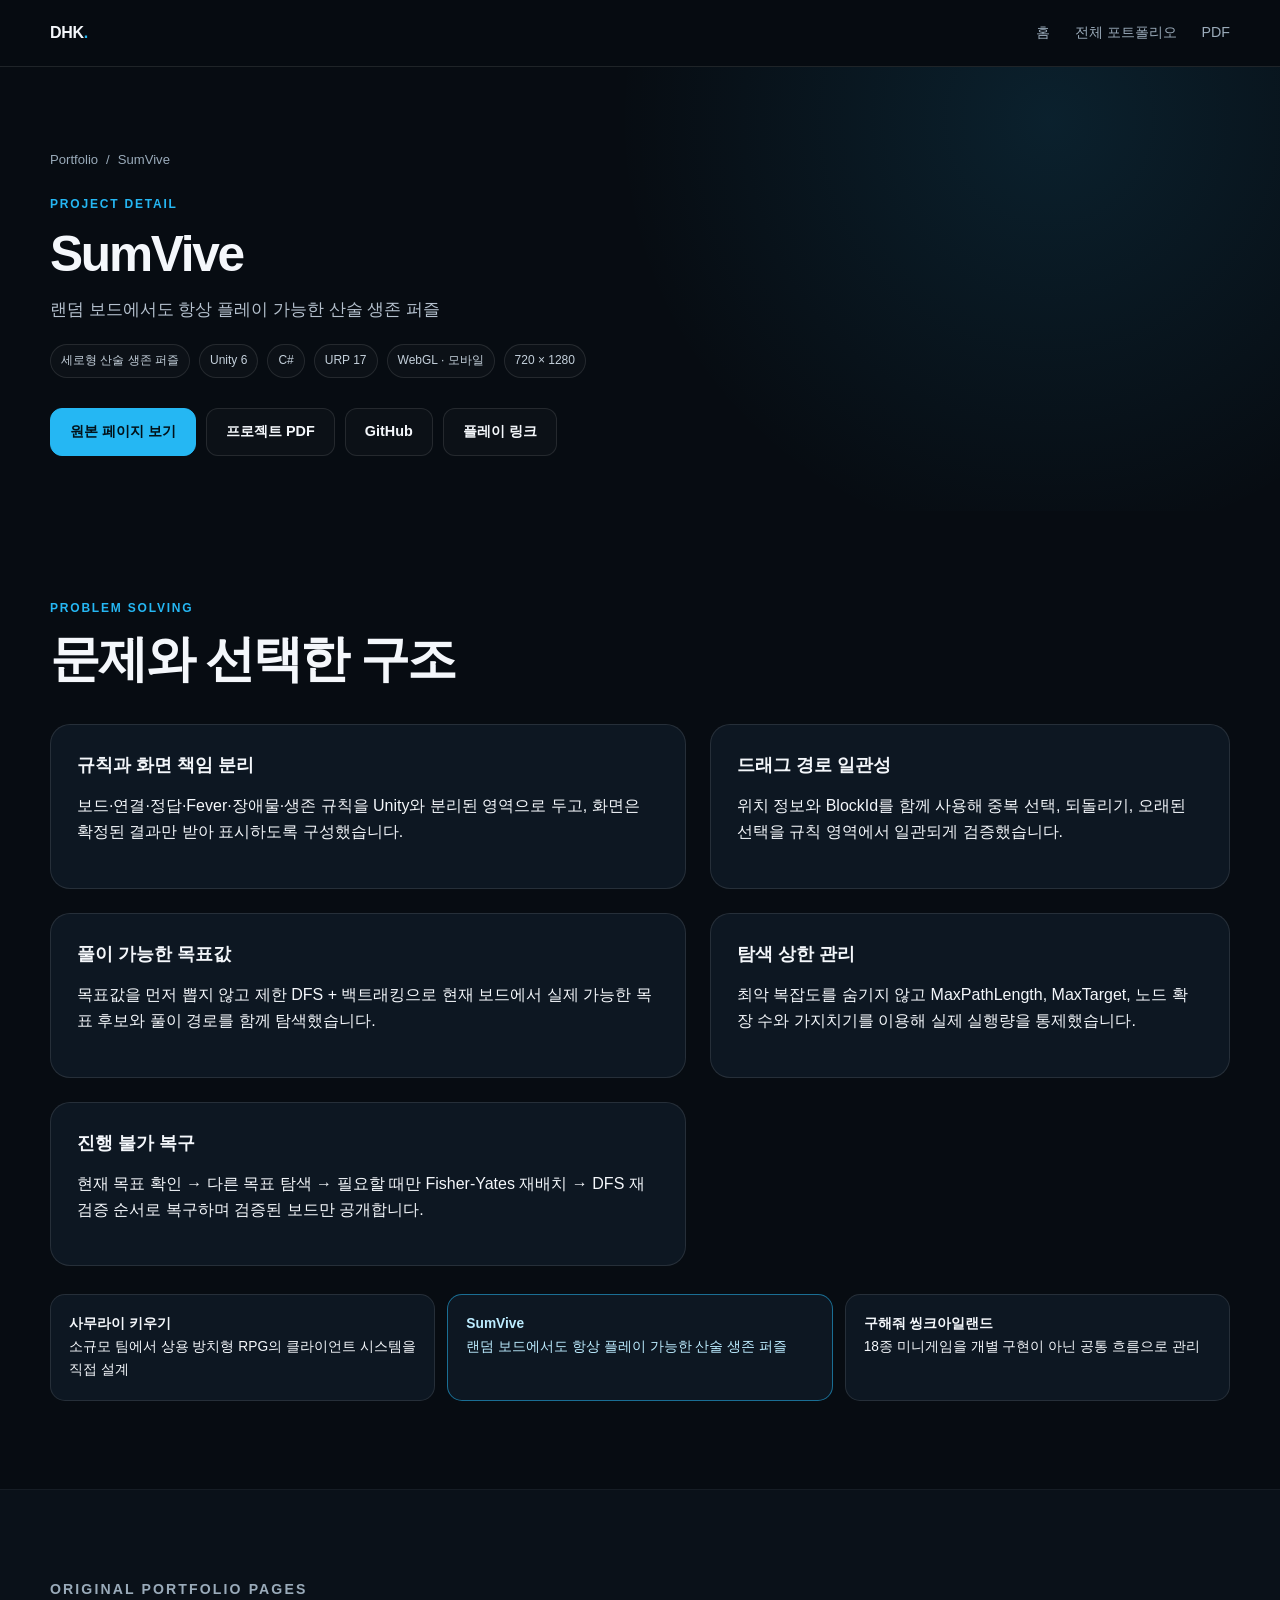
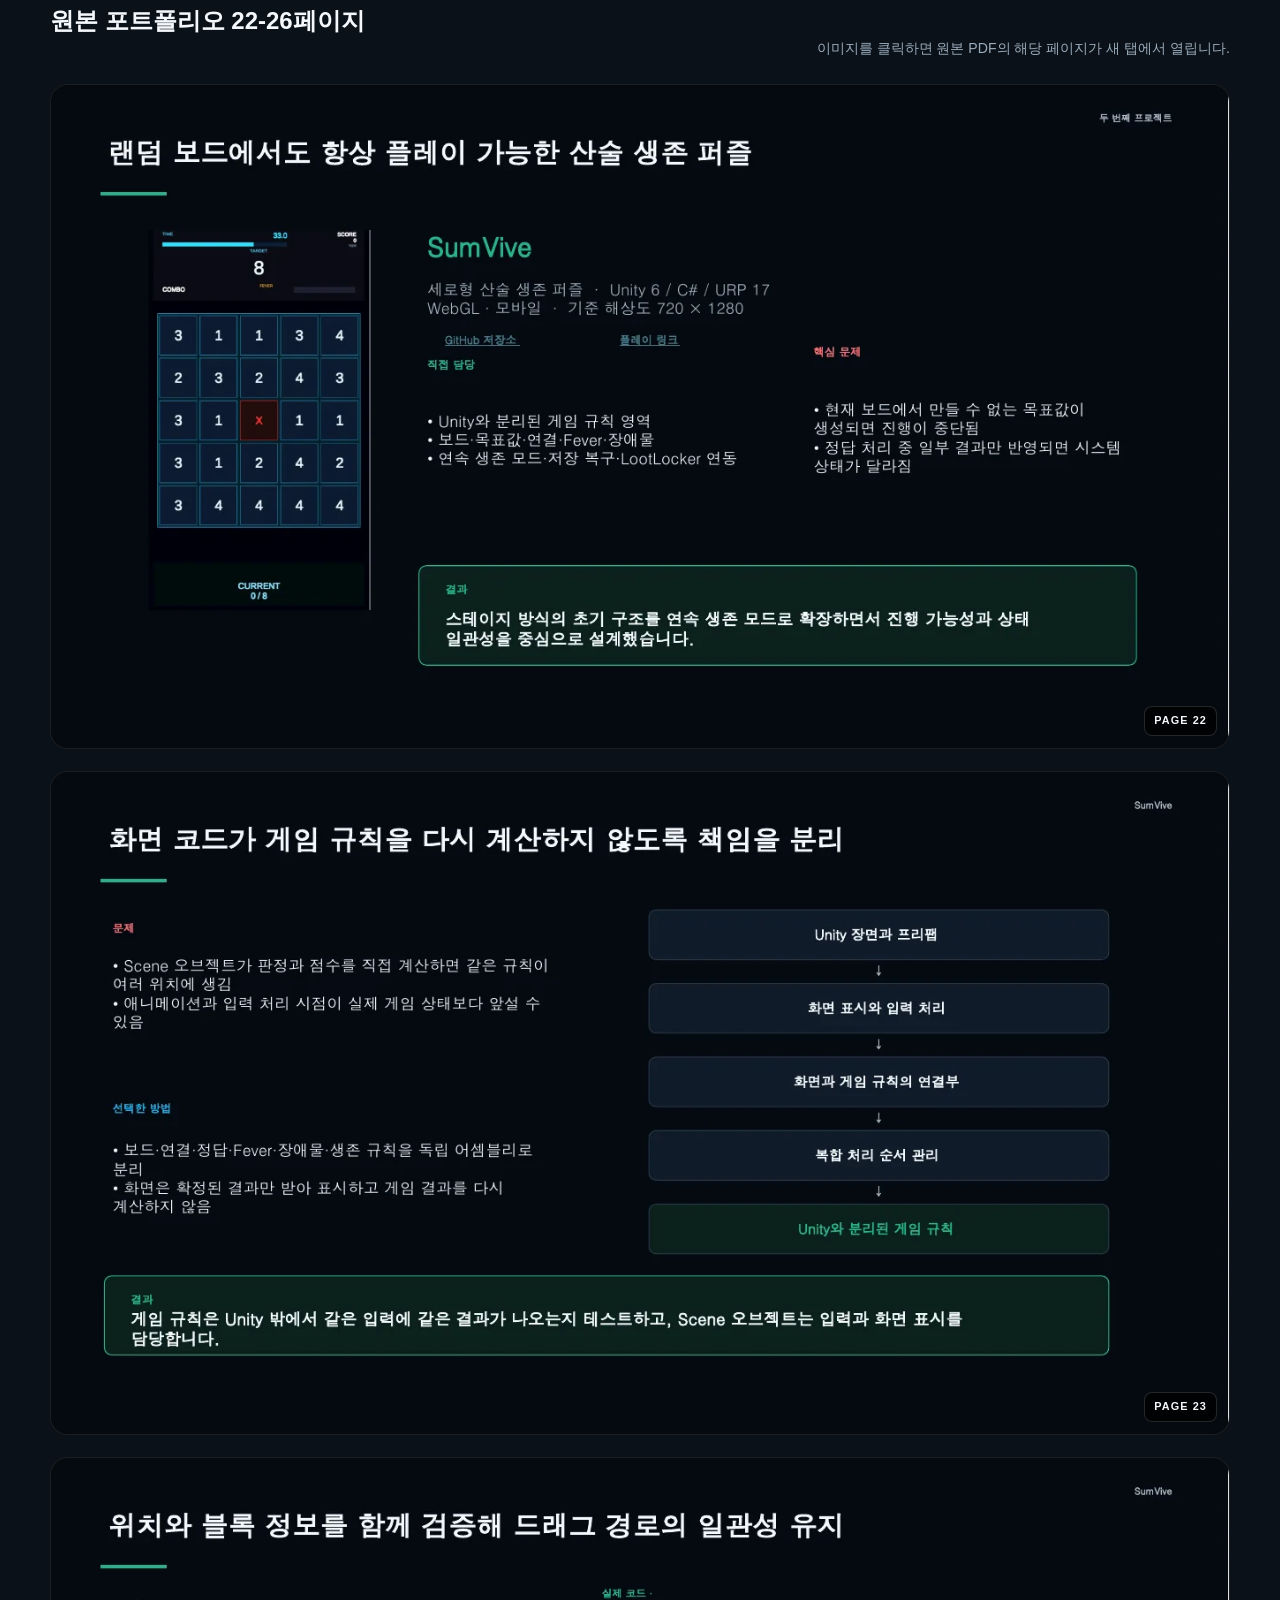
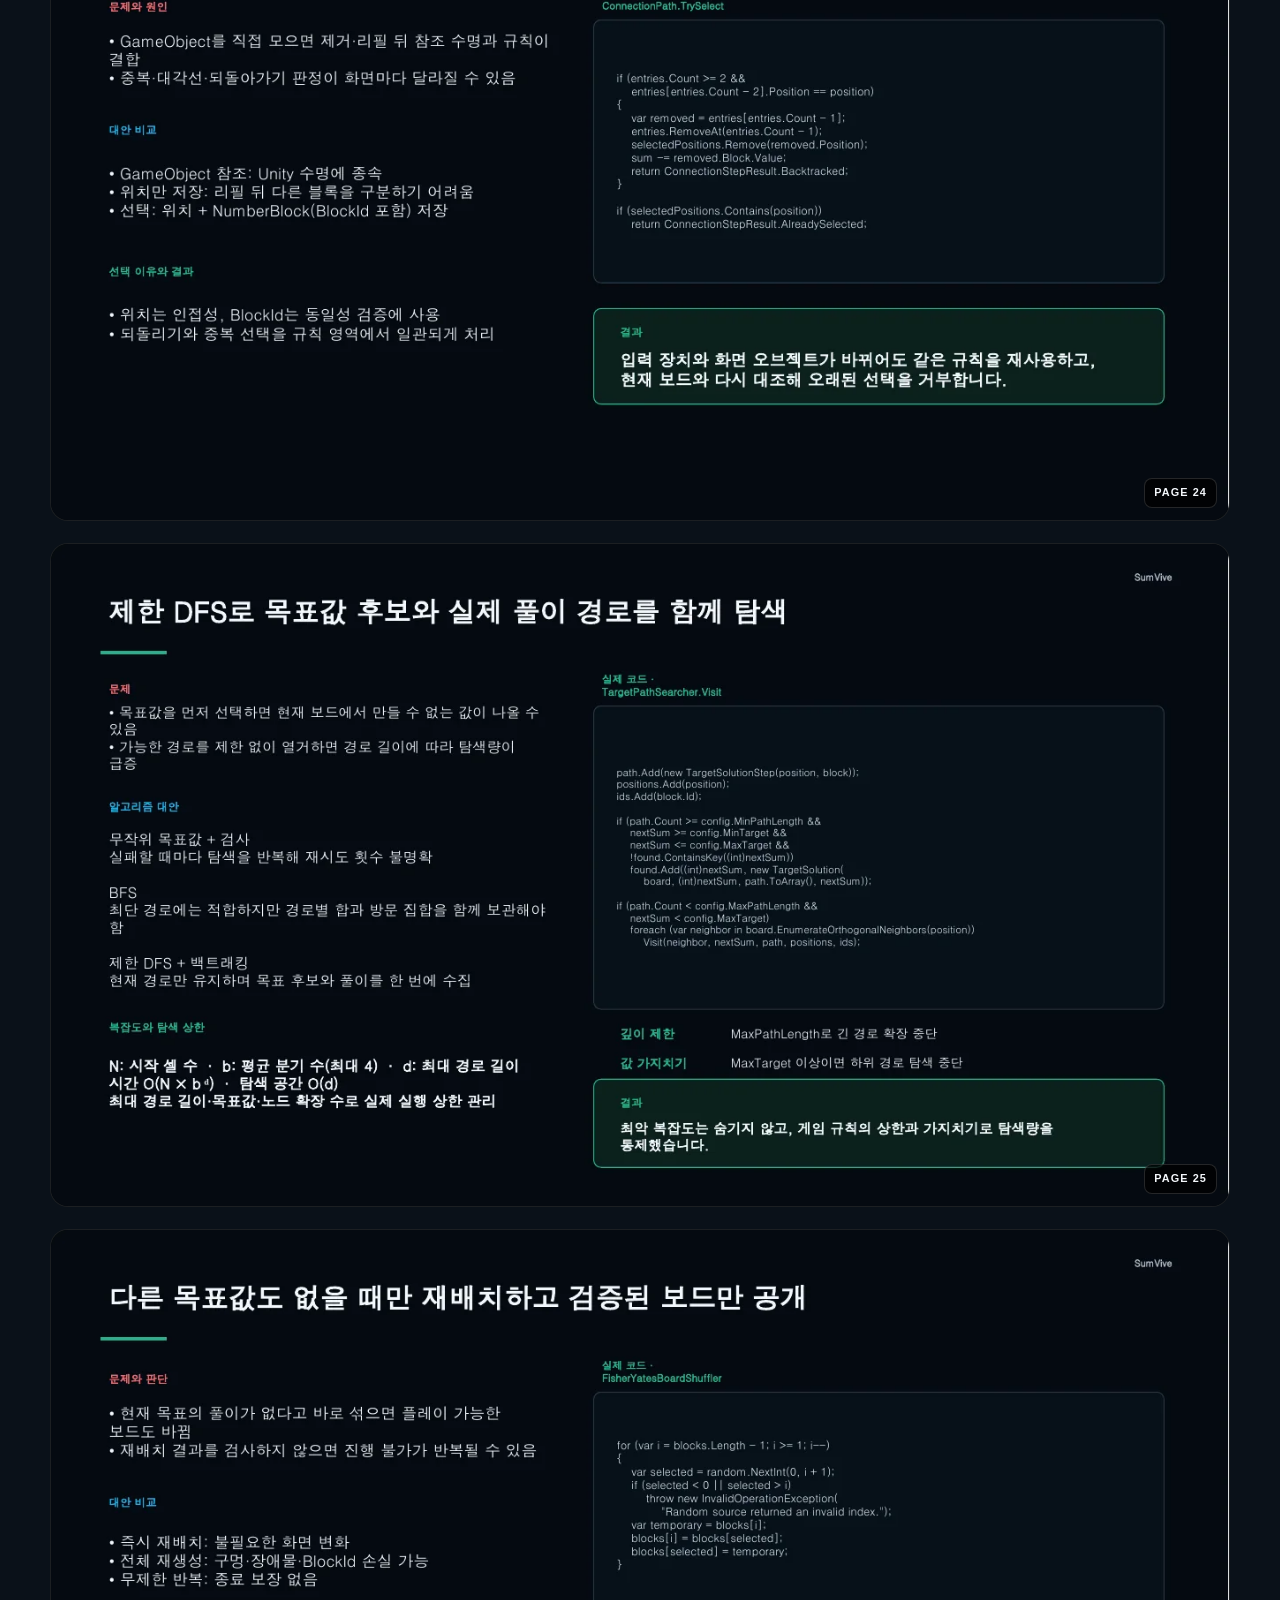
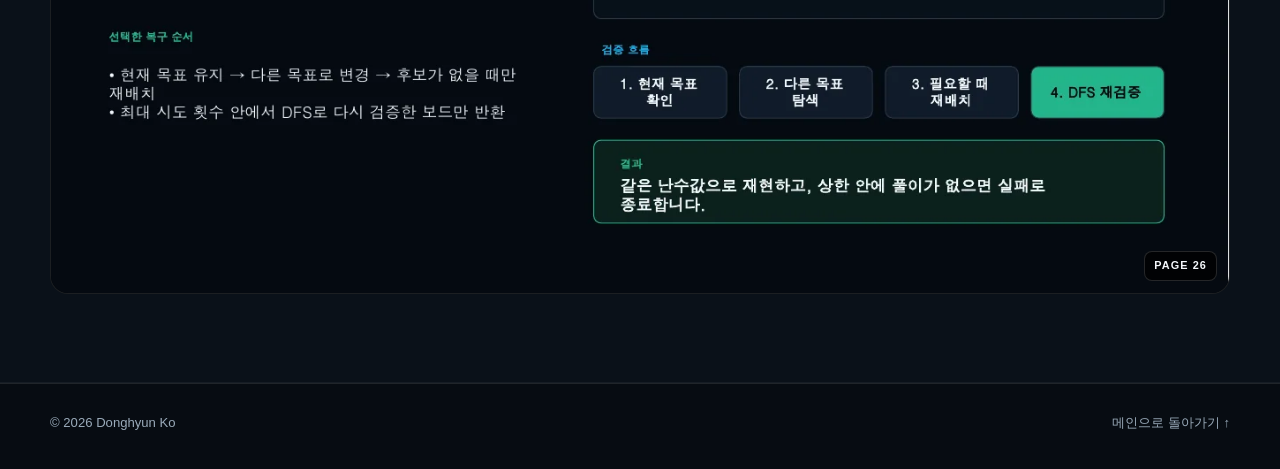
<file: projects/sumvive.html>
<!doctype html>
<html lang="ko"><head>
<meta charset="utf-8"><meta name="viewport" content="width=device-width,initial-scale=1">
<title>SumVive | 고동현 포트폴리오</title>
<link rel="stylesheet" href="../style.css">
</head><body>
<header class="header"><div class="wrap nav"><a class="logo" href="../index.html">DHK<span>.</span></a>
<nav><a href="../index.html">홈</a><a href="../full-portfolio.html">전체 포트폴리오</a><a href="../portfolio.pdf" target="_blank">PDF</a></nav></div></header>

<main>
<section class="project-hero"><div class="wrap">
<div class="breadcrumbs"><a href="../index.html">Portfolio</a><span>/</span><span>SumVive</span></div>
<p class="kicker">PROJECT DETAIL</p><h1>SumVive</h1><p class="lead">랜덤 보드에서도 항상 플레이 가능한 산술 생존 퍼즐</p>
<div class="project-meta"><span class="chip">세로형 산술 생존 퍼즐</span><span class="chip">Unity 6</span><span class="chip">C#</span><span class="chip">URP 17</span><span class="chip">WebGL · 모바일</span><span class="chip">720 × 1280</span></div>
<div class="actions">
<a class="btn primary" href="#slides">원본 페이지 보기</a>
<a class="btn" href="sumvive.pdf" target="_blank">프로젝트 PDF</a>
<a class="btn" href="https://github.com/kodh0206/MathStudy" target="_blank" rel="noopener">GitHub</a>
<a class="btn" href="https://kodh0206.github.io/MathStudy/" target="_blank" rel="noopener">플레이 링크</a>
</div>
</div></section>

<section class="section"><div class="wrap">
<div class="heading"><p class="kicker">PROBLEM SOLVING</p><h2>문제와 선택한 구조</h2></div>
<div class="detail-grid"><div class="detail-card"><h3>규칙과 화면 책임 분리</h3><p>보드·연결·정답·Fever·장애물·생존 규칙을 Unity와 분리된 영역으로 두고, 화면은 확정된 결과만 받아 표시하도록 구성했습니다.</p></div>
<div class="detail-card"><h3>드래그 경로 일관성</h3><p>위치 정보와 BlockId를 함께 사용해 중복 선택, 되돌리기, 오래된 선택을 규칙 영역에서 일관되게 검증했습니다.</p></div>
<div class="detail-card"><h3>풀이 가능한 목표값</h3><p>목표값을 먼저 뽑지 않고 제한 DFS + 백트래킹으로 현재 보드에서 실제 가능한 목표 후보와 풀이 경로를 함께 탐색했습니다.</p></div>
<div class="detail-card"><h3>탐색 상한 관리</h3><p>최악 복잡도를 숨기지 않고 MaxPathLength, MaxTarget, 노드 확장 수와 가지치기를 이용해 실제 실행량을 통제했습니다.</p></div>
<div class="detail-card"><h3>진행 불가 복구</h3><p>현재 목표 확인 → 다른 목표 탐색 → 필요할 때만 Fisher-Yates 재배치 → DFS 재검증 순서로 복구하며 검증된 보드만 공개합니다.</p></div></div>
<div class="project-nav"><a class="" href="samurai.html"><strong>사무라이 키우기</strong><br><span>소규모 팀에서 상용 방치형 RPG의 클라이언트 시스템을 직접 설계</span></a><a class="active" href="sumvive.html"><strong>SumVive</strong><br><span>랜덤 보드에서도 항상 플레이 가능한 산술 생존 퍼즐</span></a><a class="" href="thinkisland.html"><strong>구해줘 씽크아일랜드</strong><br><span>18종 미니게임을 개별 구현이 아닌 공통 흐름으로 관리</span></a></div>
</div></section>

<section id="slides" class="section alt"><div class="wrap">
<div class="gallery-head"><div><p class="kicker">ORIGINAL PORTFOLIO PAGES</p><h2>원본 포트폴리오 22-26페이지</h2></div>
<p>이미지를 클릭하면 원본 PDF의 해당 페이지가 새 탭에서 열립니다.</p></div>
<div class="slide-gallery">
        <a class="slide" href="../portfolio.pdf#page=22" target="_blank" rel="noopener">
          <img loading="lazy" src="../assets/slides/page-22.webp" alt="포트폴리오 22페이지">
          <span>PAGE 22</span>
        </a>

        <a class="slide" href="../portfolio.pdf#page=23" target="_blank" rel="noopener">
          <img loading="lazy" src="../assets/slides/page-23.webp" alt="포트폴리오 23페이지">
          <span>PAGE 23</span>
        </a>

        <a class="slide" href="../portfolio.pdf#page=24" target="_blank" rel="noopener">
          <img loading="lazy" src="../assets/slides/page-24.webp" alt="포트폴리오 24페이지">
          <span>PAGE 24</span>
        </a>

        <a class="slide" href="../portfolio.pdf#page=25" target="_blank" rel="noopener">
          <img loading="lazy" src="../assets/slides/page-25.webp" alt="포트폴리오 25페이지">
          <span>PAGE 25</span>
        </a>

        <a class="slide" href="../portfolio.pdf#page=26" target="_blank" rel="noopener">
          <img loading="lazy" src="../assets/slides/page-26.webp" alt="포트폴리오 26페이지">
          <span>PAGE 26</span>
        </a></div>
</div></section>
</main>
<footer><div class="wrap footer"><span>© <span id="year"></span> Donghyun Ko</span><a href="../index.html">메인으로 돌아가기 ↑</a></div></footer>
<script src="../script.js"></script>
</body></html>
</file>
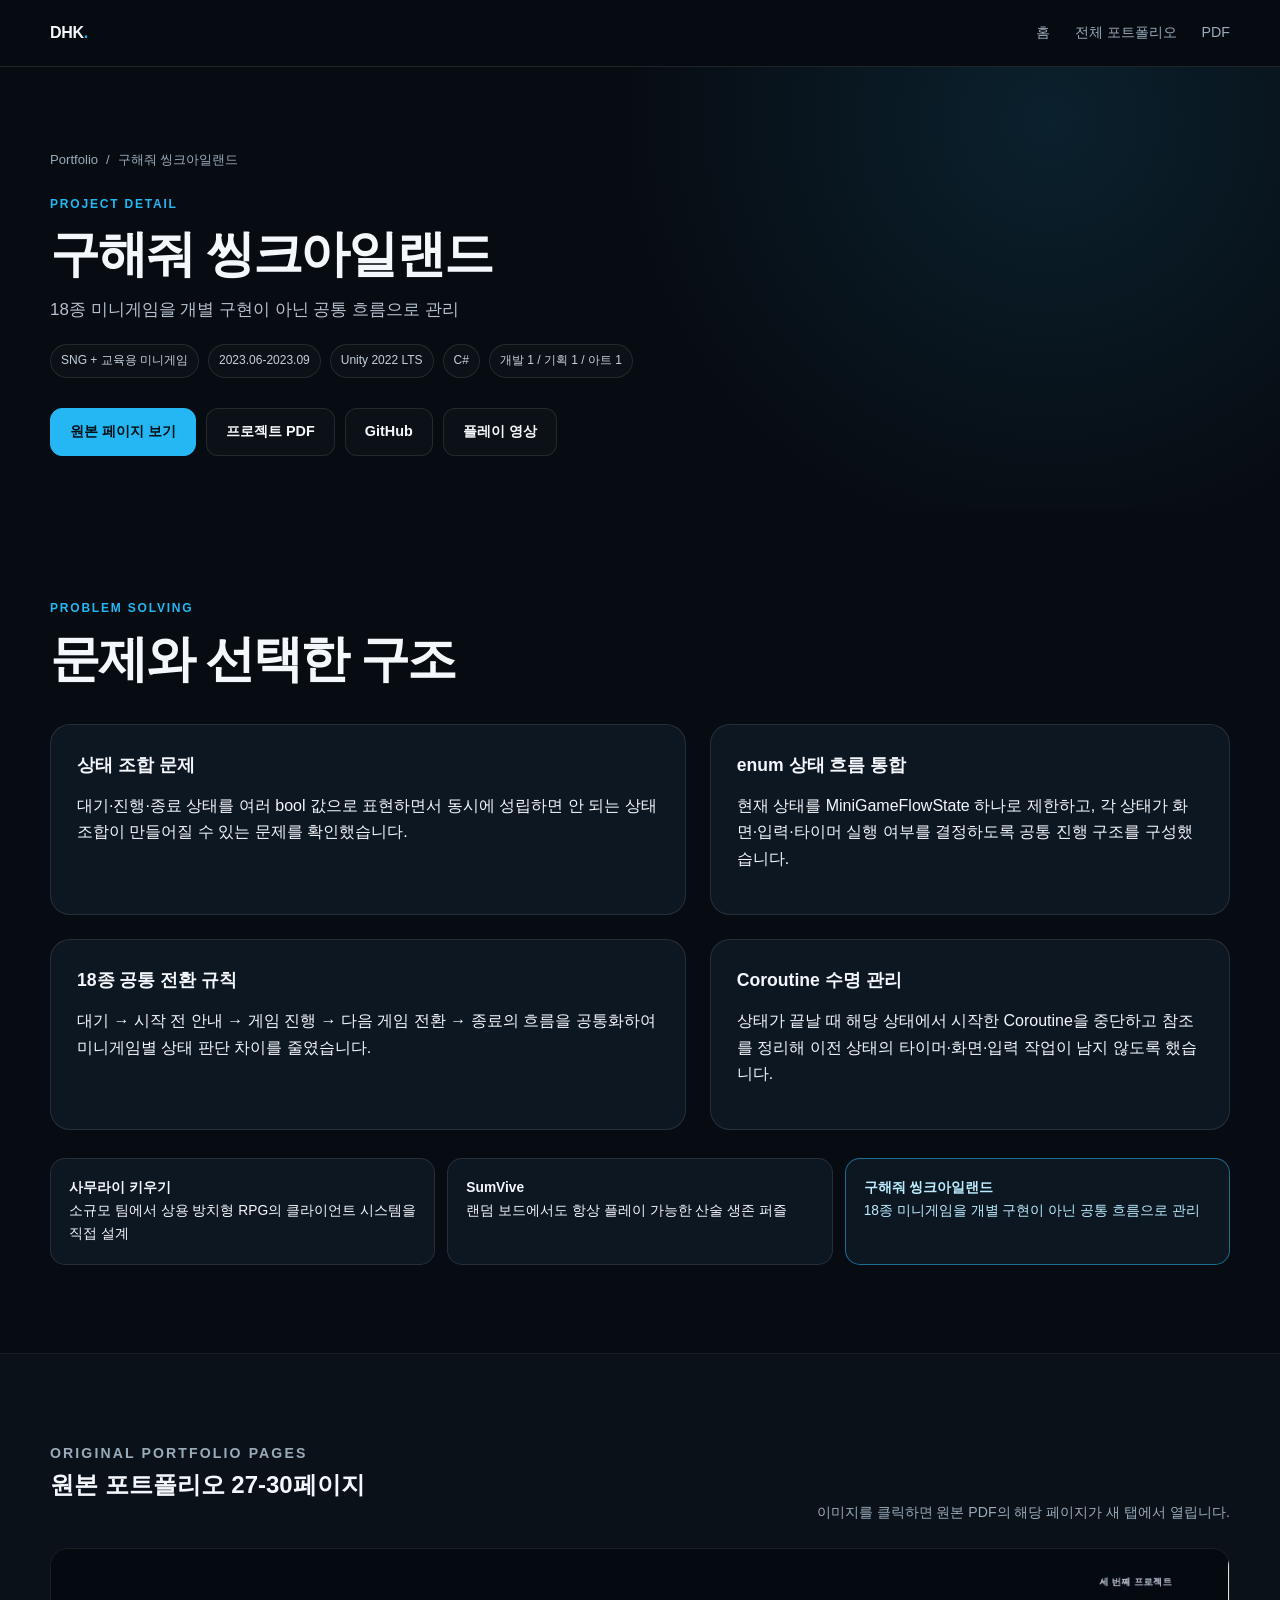
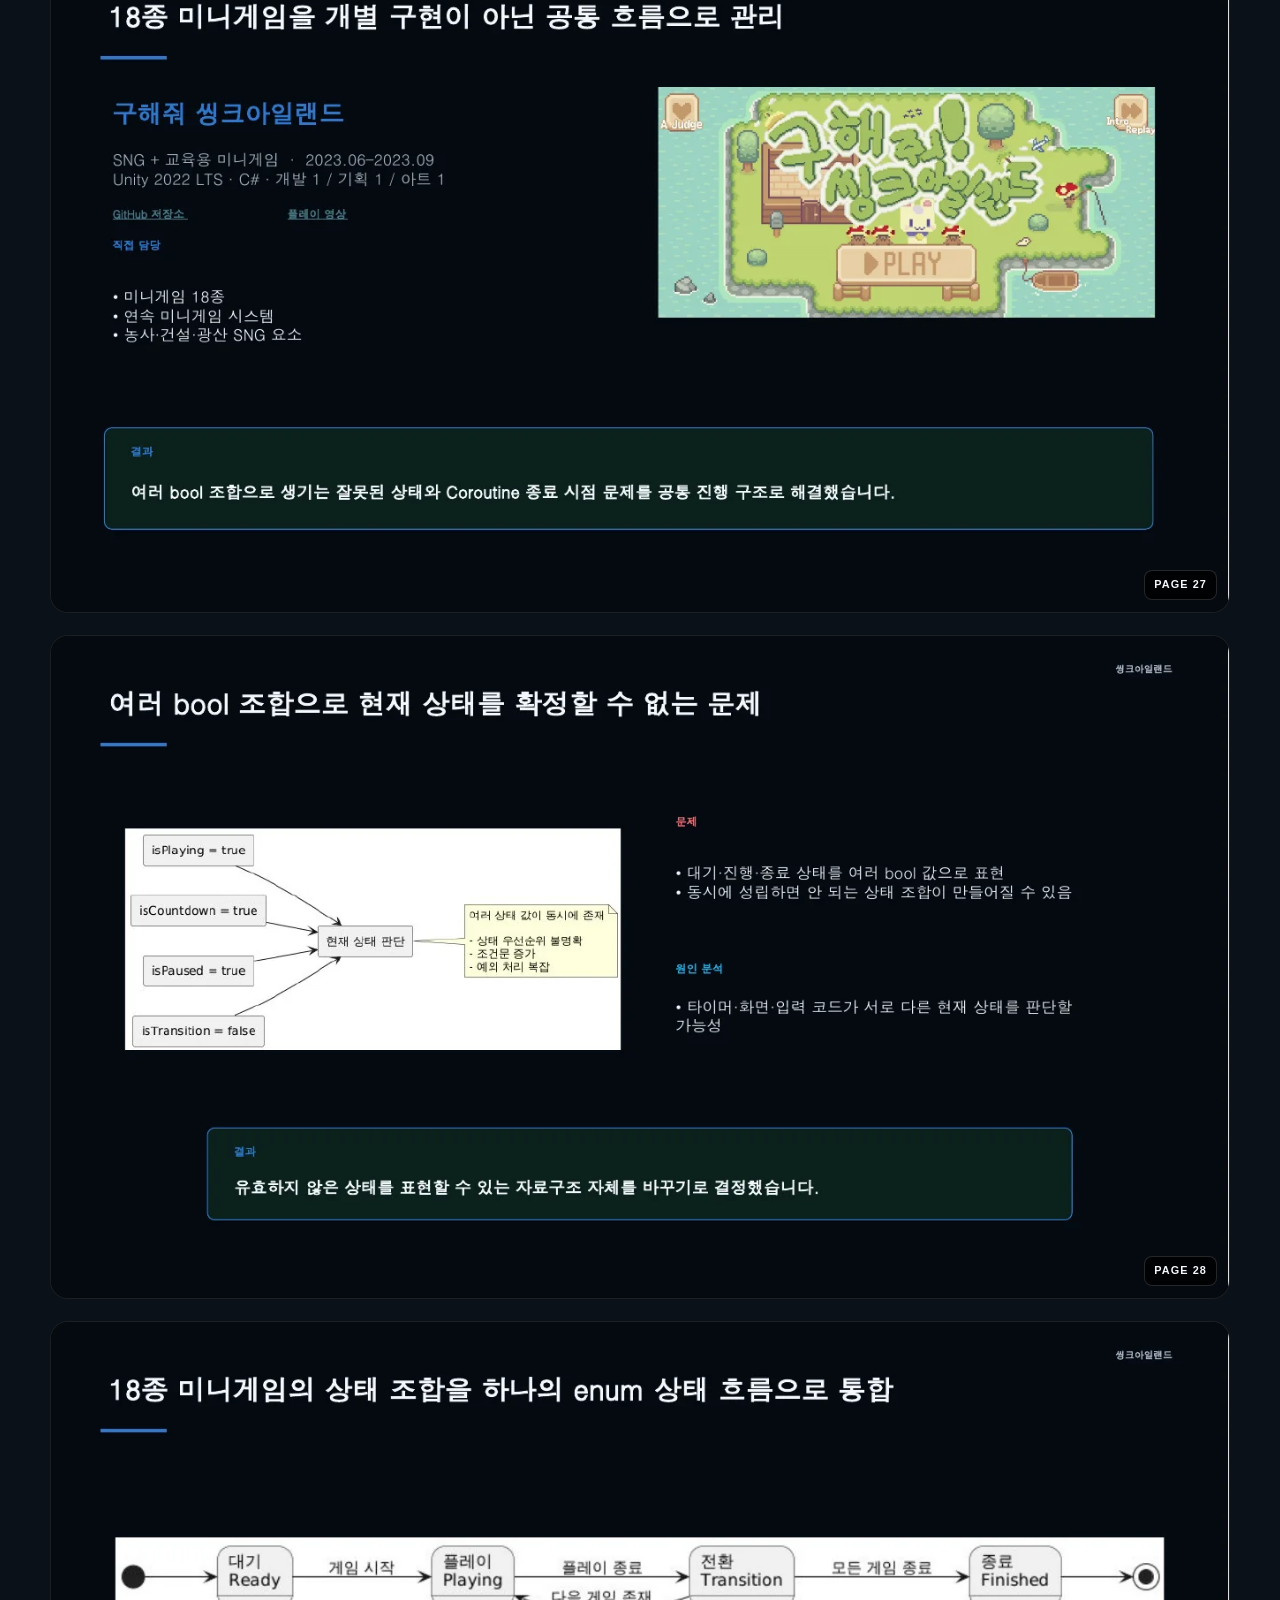
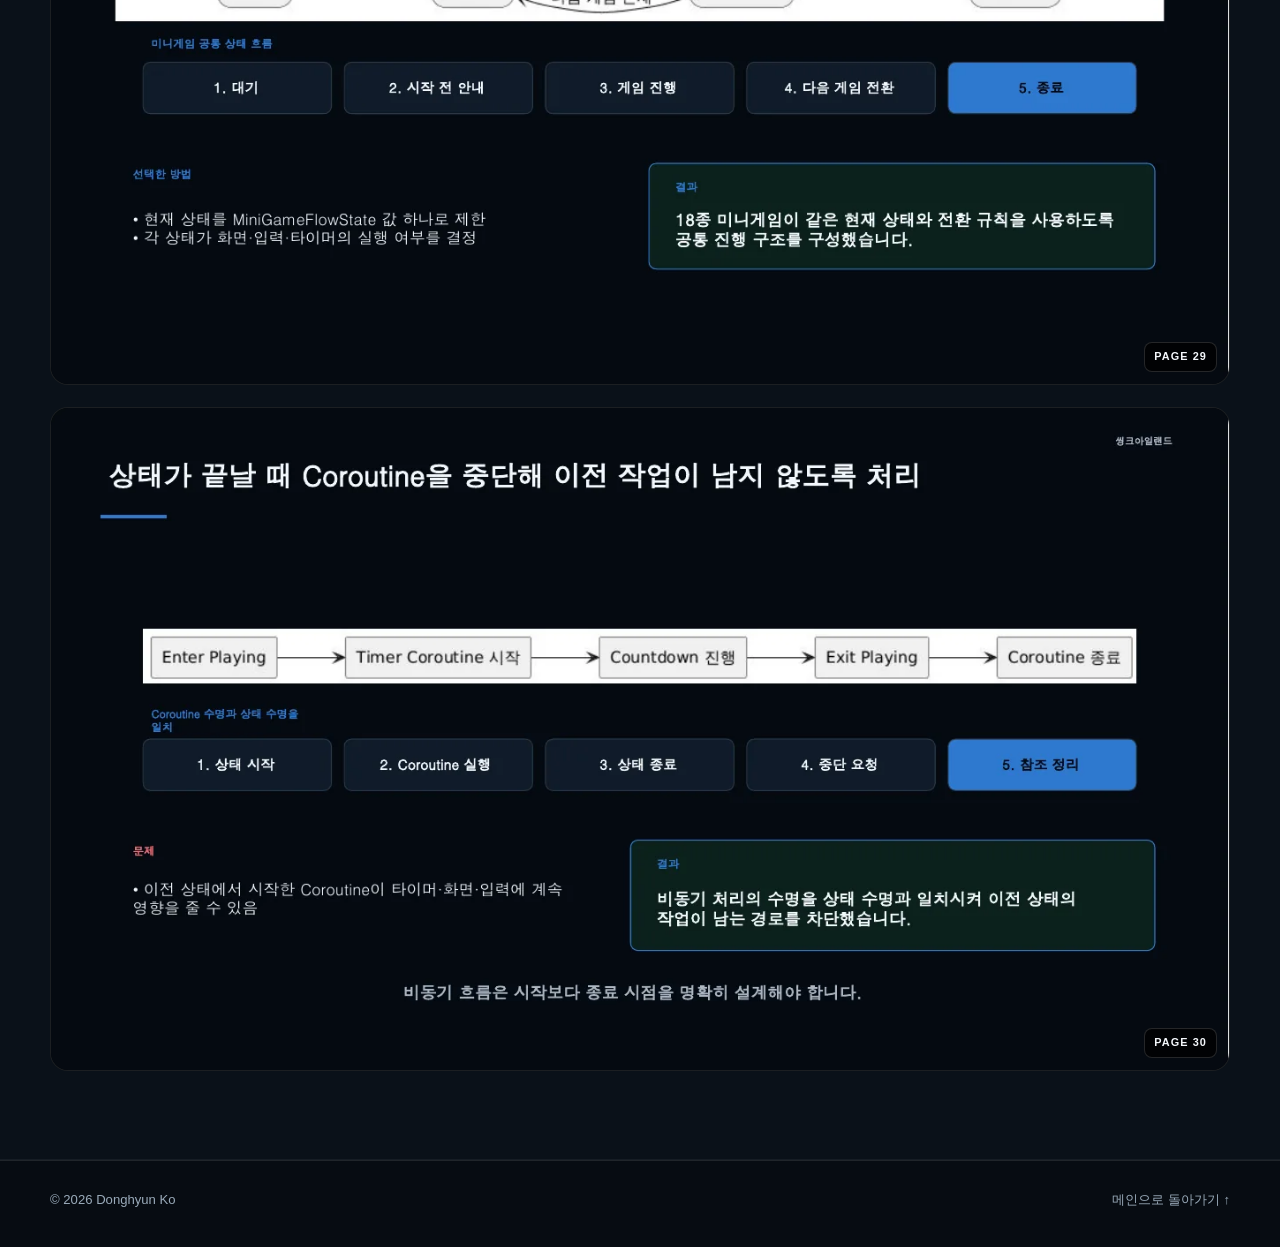
<file: projects/thinkisland.html>
<!doctype html>
<html lang="ko"><head>
<meta charset="utf-8"><meta name="viewport" content="width=device-width,initial-scale=1">
<title>구해줘 씽크아일랜드 | 고동현 포트폴리오</title>
<link rel="stylesheet" href="../style.css">
</head><body>
<header class="header"><div class="wrap nav"><a class="logo" href="../index.html">DHK<span>.</span></a>
<nav><a href="../index.html">홈</a><a href="../full-portfolio.html">전체 포트폴리오</a><a href="../portfolio.pdf" target="_blank">PDF</a></nav></div></header>

<main>
<section class="project-hero"><div class="wrap">
<div class="breadcrumbs"><a href="../index.html">Portfolio</a><span>/</span><span>구해줘 씽크아일랜드</span></div>
<p class="kicker">PROJECT DETAIL</p><h1>구해줘 씽크아일랜드</h1><p class="lead">18종 미니게임을 개별 구현이 아닌 공통 흐름으로 관리</p>
<div class="project-meta"><span class="chip">SNG + 교육용 미니게임</span><span class="chip">2023.06-2023.09</span><span class="chip">Unity 2022 LTS</span><span class="chip">C#</span><span class="chip">개발 1 / 기획 1 / 아트 1</span></div>
<div class="actions">
<a class="btn primary" href="#slides">원본 페이지 보기</a>
<a class="btn" href="thinkisland.pdf" target="_blank">프로젝트 PDF</a>
<a class="btn" href="https://github.com/kodh0206/ThinkIsland" target="_blank" rel="noopener">GitHub</a>
<a class="btn" href="https://www.youtube.com/watch?v=1R9YMpN8Sgw" target="_blank" rel="noopener">플레이 영상</a>
</div>
</div></section>

<section class="section"><div class="wrap">
<div class="heading"><p class="kicker">PROBLEM SOLVING</p><h2>문제와 선택한 구조</h2></div>
<div class="detail-grid"><div class="detail-card"><h3>상태 조합 문제</h3><p>대기·진행·종료 상태를 여러 bool 값으로 표현하면서 동시에 성립하면 안 되는 상태 조합이 만들어질 수 있는 문제를 확인했습니다.</p></div>
<div class="detail-card"><h3>enum 상태 흐름 통합</h3><p>현재 상태를 MiniGameFlowState 하나로 제한하고, 각 상태가 화면·입력·타이머 실행 여부를 결정하도록 공통 진행 구조를 구성했습니다.</p></div>
<div class="detail-card"><h3>18종 공통 전환 규칙</h3><p>대기 → 시작 전 안내 → 게임 진행 → 다음 게임 전환 → 종료의 흐름을 공통화하여 미니게임별 상태 판단 차이를 줄였습니다.</p></div>
<div class="detail-card"><h3>Coroutine 수명 관리</h3><p>상태가 끝날 때 해당 상태에서 시작한 Coroutine을 중단하고 참조를 정리해 이전 상태의 타이머·화면·입력 작업이 남지 않도록 했습니다.</p></div></div>
<div class="project-nav"><a class="" href="samurai.html"><strong>사무라이 키우기</strong><br><span>소규모 팀에서 상용 방치형 RPG의 클라이언트 시스템을 직접 설계</span></a><a class="" href="sumvive.html"><strong>SumVive</strong><br><span>랜덤 보드에서도 항상 플레이 가능한 산술 생존 퍼즐</span></a><a class="active" href="thinkisland.html"><strong>구해줘 씽크아일랜드</strong><br><span>18종 미니게임을 개별 구현이 아닌 공통 흐름으로 관리</span></a></div>
</div></section>

<section id="slides" class="section alt"><div class="wrap">
<div class="gallery-head"><div><p class="kicker">ORIGINAL PORTFOLIO PAGES</p><h2>원본 포트폴리오 27-30페이지</h2></div>
<p>이미지를 클릭하면 원본 PDF의 해당 페이지가 새 탭에서 열립니다.</p></div>
<div class="slide-gallery">
        <a class="slide" href="../portfolio.pdf#page=27" target="_blank" rel="noopener">
          <img loading="lazy" src="../assets/slides/page-27.webp" alt="포트폴리오 27페이지">
          <span>PAGE 27</span>
        </a>

        <a class="slide" href="../portfolio.pdf#page=28" target="_blank" rel="noopener">
          <img loading="lazy" src="../assets/slides/page-28.webp" alt="포트폴리오 28페이지">
          <span>PAGE 28</span>
        </a>

        <a class="slide" href="../portfolio.pdf#page=29" target="_blank" rel="noopener">
          <img loading="lazy" src="../assets/slides/page-29.webp" alt="포트폴리오 29페이지">
          <span>PAGE 29</span>
        </a>

        <a class="slide" href="../portfolio.pdf#page=30" target="_blank" rel="noopener">
          <img loading="lazy" src="../assets/slides/page-30.webp" alt="포트폴리오 30페이지">
          <span>PAGE 30</span>
        </a></div>
</div></section>
</main>
<footer><div class="wrap footer"><span>© <span id="year"></span> Donghyun Ko</span><a href="../index.html">메인으로 돌아가기 ↑</a></div></footer>
<script src="../script.js"></script>
</body></html>
</file>
<file: style.css>
:root{
  --bg:#070c12;--bg2:#0a1119;--panel:#0d1722;--panel2:#101d29;
  --text:#f4f7fb;--muted:#9aabba;--line:rgba(255,255,255,.10);
  --blue:#25b7f3;--green:#35c990;--red:#ff7272;--max:1180px;
}
*{box-sizing:border-box}
html{scroll-behavior:smooth}
body{
  margin:0;background:var(--bg);color:var(--text);
  font-family:Pretendard,"Noto Sans KR",Inter,-apple-system,BlinkMacSystemFont,"Segoe UI",sans-serif;
  line-height:1.65
}
a{color:inherit;text-decoration:none}
img{max-width:100%;display:block}
.wrap{width:min(calc(100% - 40px),var(--max));margin:auto}
.header{
  position:sticky;top:0;z-index:30;background:rgba(7,12,18,.88);
  border-bottom:1px solid var(--line);backdrop-filter:blur(18px)
}
.nav{height:66px;display:flex;align-items:center;justify-content:space-between}
.logo{font-weight:900;letter-spacing:-.02em}.logo span{color:var(--blue)}
nav{display:flex;gap:25px}
nav a{font-size:.89rem;color:var(--muted)}
nav a:hover{color:#fff}
.kicker{margin:0 0 12px;color:var(--blue);font-size:.75rem;font-weight:850;letter-spacing:.15em}
.hero{padding:105px 0 82px;background:radial-gradient(circle at 82% 10%,rgba(37,183,243,.14),transparent 29rem)}
.hero-grid{display:grid;grid-template-columns:1.25fr .75fr;gap:58px;align-items:center}
h1,h2,h3,p{margin-top:0}
h1{font-size:clamp(2.7rem,5.5vw,5rem);line-height:1.06;letter-spacing:-.055em;margin-bottom:24px}
h1 span{color:#b7c5d2}
.lead{max-width:760px;color:#b5c1ce;font-size:1.06rem}
.actions{display:flex;gap:10px;flex-wrap:wrap;margin-top:30px}
.btn{
  display:inline-flex;align-items:center;justify-content:center;min-height:48px;padding:0 19px;
  border:1px solid var(--line);border-radius:12px;font-weight:760;font-size:.9rem;background:rgba(255,255,255,.025)
}
.btn:hover{transform:translateY(-1px);border-color:rgba(255,255,255,.22)}
.btn.primary{background:var(--blue);border-color:var(--blue);color:#02121a}
.summary-card{
  padding:28px;border:1px solid var(--line);border-radius:22px;
  background:linear-gradient(145deg,rgba(37,183,243,.09),rgba(255,255,255,.025))
}
.summary-card>div{padding:17px 0;border-top:1px solid var(--line)}
.summary-card>div:first-child{border-top:0}
.summary-card strong,.summary-card span{display:block}
.summary-card span{margin-top:4px;color:var(--muted);font-size:.84rem}
.section{padding:88px 0}
.section.alt{background:var(--bg2);border-top:1px solid rgba(255,255,255,.05);border-bottom:1px solid rgba(255,255,255,.05)}
.heading{margin-bottom:36px}
.heading h2,.two-col h2,.project-hero h1{font-size:clamp(2rem,4vw,3.1rem);line-height:1.16;letter-spacing:-.045em;margin-bottom:12px}
.heading p:last-child,.two-col p:last-child{color:var(--muted);max-width:760px}
.two-col{display:grid;grid-template-columns:180px 1fr;gap:54px}
.project-grid{display:grid;grid-template-columns:repeat(3,1fr);gap:17px}
.project-card{
  border:1px solid var(--line);border-radius:22px;background:var(--panel);overflow:hidden;
  transition:transform .18s ease,border-color .18s ease
}
.project-card:hover{transform:translateY(-4px);border-color:rgba(37,183,243,.45)}
.project-thumb{aspect-ratio:16/9;overflow:hidden;background:#05090d}
.project-thumb img{width:100%;height:100%;object-fit:cover}
.project-body{padding:23px}
.project-no{color:var(--blue);font-size:.72rem;font-weight:850;letter-spacing:.14em}
.project-body h3{font-size:1.45rem;margin:8px 0 3px}
.project-sub{color:var(--muted);font-size:.84rem}
.project-body ul{padding-left:18px;color:#bcc7d1;font-size:.88rem}
.project-link{display:inline-flex;margin-top:9px;color:#92dcff;font-weight:780;font-size:.85rem}
.strength-grid{display:grid;grid-template-columns:repeat(4,1fr);gap:13px}
.strength{
  padding:22px;border:1px solid var(--line);border-radius:18px;background:var(--panel)
}
.strength strong{display:block;color:var(--green);margin-bottom:7px}
.strength span{color:var(--muted);font-size:.84rem}
.featured-slide{
  border:1px solid var(--line);border-radius:22px;overflow:hidden;background:#03070b;
  box-shadow:0 30px 80px rgba(0,0,0,.22)
}
.featured-slide img{width:100%}
.cta{border-top:1px solid var(--line)}
.cta-inner{display:grid;grid-template-columns:1fr auto;gap:35px;align-items:center}
footer{padding:28px 0 36px;border-top:1px solid var(--line);color:var(--muted);font-size:.82rem}
.footer{display:flex;justify-content:space-between;gap:20px}

/* project detail */
.project-hero{padding:82px 0 55px;background:radial-gradient(circle at 82% 12%,rgba(37,183,243,.12),transparent 27rem)}
.breadcrumbs{display:flex;gap:8px;color:var(--muted);font-size:.82rem;margin-bottom:24px}
.project-meta{display:flex;gap:9px;flex-wrap:wrap;margin:20px 0 0}
.chip{padding:6px 10px;border:1px solid var(--line);border-radius:999px;color:#c4d0db;font-size:.75rem;background:rgba(255,255,255,.025)}
.detail-grid{display:grid;grid-template-columns:1.1fr .9fr;gap:24px}
.detail-card{padding:26px;border:1px solid var(--line);border-radius:20px;background:var(--panel)}
.detail-card h3{font-size:1.1rem;margin-bottom:13px}
.detail-card ul{margin:0;padding-left:19px;color:#bcc6d0}
.detail-card li+li{margin-top:7px}
.highlight{color:#cdefff}
.metric{font-size:1.9rem;font-weight:900;color:var(--green);letter-spacing:-.04em}
.gallery-head{display:flex;justify-content:space-between;align-items:flex-end;gap:20px;margin-bottom:24px}
.gallery-head p{margin:0;color:var(--muted);font-size:.88rem}
.slide-gallery{display:grid;grid-template-columns:1fr;gap:22px}
.slide{
  position:relative;border:1px solid var(--line);border-radius:18px;overflow:hidden;background:#020609;
  transition:border-color .18s ease,transform .18s ease
}
.slide:hover{border-color:rgba(37,183,243,.48);transform:translateY(-2px)}
.slide span{
  position:absolute;right:12px;bottom:12px;padding:5px 9px;background:rgba(0,0,0,.72);
  border:1px solid rgba(255,255,255,.14);border-radius:8px;font-size:.68rem;font-weight:800;letter-spacing:.1em
}
.project-nav{display:grid;grid-template-columns:repeat(3,1fr);gap:12px;margin-top:28px}
.project-nav a{padding:18px;border:1px solid var(--line);border-radius:15px;background:var(--panel);font-size:.86rem}
.project-nav a.active{border-color:rgba(37,183,243,.55);color:#bcecff}

/* full slides */
.full-grid{display:grid;grid-template-columns:1fr;gap:22px}
.full-head{padding:76px 0 32px}
.slide-divider{margin:32px 0 14px;color:var(--blue);font-size:.76rem;font-weight:850;letter-spacing:.14em}

@media(max-width:900px){
  nav{display:none}.hero-grid,.two-col,.detail-grid,.cta-inner{grid-template-columns:1fr}
  .project-grid{grid-template-columns:1fr}.strength-grid{grid-template-columns:1fr 1fr}
}
@media(max-width:560px){
  .wrap{width:min(calc(100% - 28px),var(--max))}.hero{padding-top:76px}
  h1{font-size:2.6rem}.strength-grid,.project-nav{grid-template-columns:1fr}
  .footer,.gallery-head{flex-direction:column;align-items:flex-start}
}
</file>
